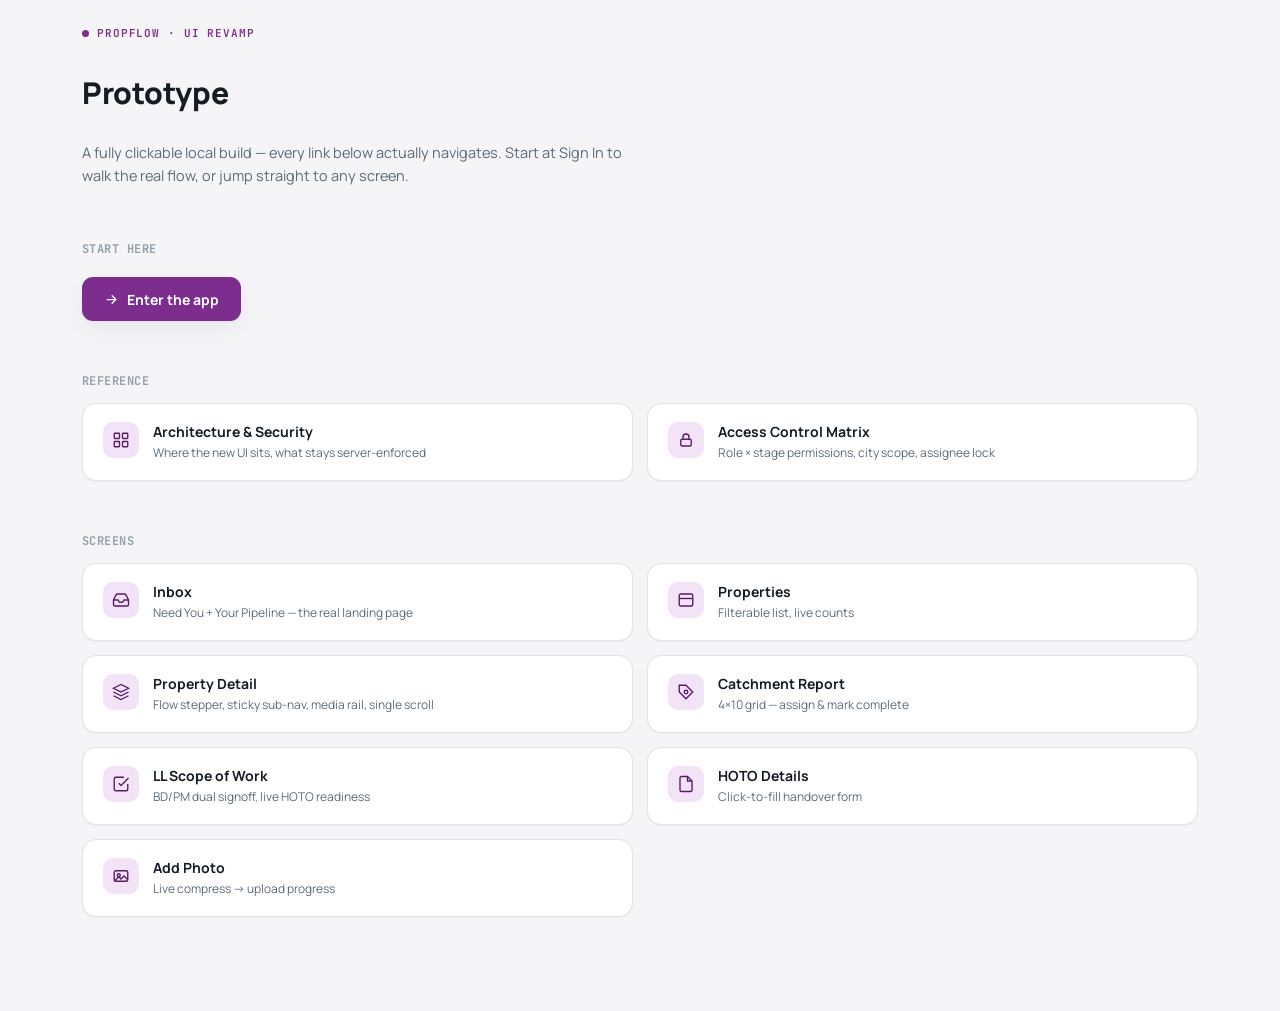
<file: index.html>
<!doctype html>
<html lang="en">
<head>
<meta charset="utf-8">
<meta name="viewport" content="width=device-width, initial-scale=1">
<title>PropFlow UI Revamp — Prototype</title>
<link rel="stylesheet" href="https://fonts.googleapis.com/css2?family=Manrope:wght@400;500;600;700;800&family=JetBrains+Mono:wght@400;500;600&display=swap">
<link rel="stylesheet" href="common.css">
<style>
  body{background:var(--paper);}
  .pagewrap{max-width:760px; margin:0 auto; padding:64px 32px 80px;}
  .eyebrow{font-family:'JetBrains Mono',monospace; font-size:11px; font-weight:600; letter-spacing:.08em; text-transform:uppercase; color:var(--accent); display:flex; align-items:center; gap:8px; margin-bottom:14px;}
  .eyebrow .dot{width:7px;height:7px;border-radius:50%;background:var(--accent);}
  h1{font-size:30px; font-weight:800; margin:0 0 10px; letter-spacing:-.01em;}
  .sub{font-size:14.5px; color:var(--muted); max-width:60ch; margin:0 0 36px; line-height:1.6;}
  .grid{display:grid; grid-template-columns:1fr 1fr; gap:14px;}
  .card{border:1px solid var(--line); border-radius:14px; background:var(--panel); padding:18px 20px; box-shadow:var(--shadow-sm); display:flex; align-items:flex-start; gap:14px; transition:transform .12s, box-shadow .12s;}
  .card:hover{transform:translateY(-2px); box-shadow:var(--shadow-md);}
  .card .ic{width:36px;height:36px;border-radius:10px; background:var(--accent-soft); color:var(--accent-ink); display:flex; align-items:center; justify-content:center; flex:none;}
  .card .ic svg{width:18px;height:18px;}
  .card .t{font-size:14px; font-weight:700; margin-bottom:3px;}
  .card .d{font-size:12px; color:var(--muted); line-height:1.5;}
  .section{margin-bottom:34px;}
  .section h2{font-size:12px; font-weight:700; letter-spacing:.04em; text-transform:uppercase; color:var(--faint); margin:0 0 14px; font-family:'JetBrains Mono',monospace;}
  .cta{display:inline-flex; align-items:center; gap:8px; height:44px; padding:0 22px; border-radius:11px; background:var(--accent); color:#fff; font-weight:700; font-size:14px; box-shadow:var(--shadow-md); margin-top:6px;}
  .cta svg{width:15px;height:15px;}
</style>
</head>
<body>
<div class="wrap">
  <div class="eyebrow"><span class="dot"></span>PropFlow &middot; UI Revamp</div>
  <h1>Prototype</h1>
  <p class="sub">A fully clickable local build — every link below actually navigates. Start at Sign In to walk the real flow, or jump straight to any screen.</p>

  <div class="section">
    <h2>Start here</h2>
    <a class="cta" href="login.html">
      <svg viewBox="0 0 24 24" fill="none" stroke="#fff" stroke-width="2" stroke-linecap="round" stroke-linejoin="round"><path d="M5 12h14M13 6l6 6-6 6"/></svg>
      Enter the app
    </a>
  </div>

  <div class="section">
    <h2>Reference</h2>
    <div class="grid">
      <a class="card" href="architecture.html">
        <div class="ic"><svg viewBox="0 0 24 24" fill="none" stroke="currentColor" stroke-width="1.8"><rect x="3" y="3" width="7" height="7" rx="1"/><rect x="14" y="3" width="7" height="7" rx="1"/><rect x="3" y="14" width="7" height="7" rx="1"/><rect x="14" y="14" width="7" height="7" rx="1"/></svg></div>
        <div><div class="t">Architecture &amp; Security</div><div class="d">Where the new UI sits, what stays server-enforced</div></div>
      </a>
      <a class="card" href="access-control.html">
        <div class="ic"><svg viewBox="0 0 24 24" fill="none" stroke="currentColor" stroke-width="1.8"><rect x="5" y="11" width="14" height="9" rx="2"/><path d="M8 11V8a4 4 0 0 1 8 0v3"/></svg></div>
        <div><div class="t">Access Control Matrix</div><div class="d">Role × stage permissions, city scope, assignee lock</div></div>
      </a>
    </div>
  </div>

  <div class="section">
    <h2>Screens</h2>
    <div class="grid">
      <a class="card" href="inbox.html">
        <div class="ic"><svg viewBox="0 0 24 24" fill="none" stroke="currentColor" stroke-width="1.8"><path d="M22 12h-6l-2 3h-4l-2-3H2"/><path d="M5.45 5.11 2 12v6a2 2 0 0 0 2 2h16a2 2 0 0 0 2-2v-6l-3.45-6.89A2 2 0 0 0 16.76 4H7.24a2 2 0 0 0-1.79 1.11Z"/></svg></div>
        <div><div class="t">Inbox</div><div class="d">Need You + Your Pipeline — the real landing page</div></div>
      </a>
      <a class="card" href="dashboard.html">
        <div class="ic"><svg viewBox="0 0 24 24" fill="none" stroke="currentColor" stroke-width="1.8"><rect x="3" y="4" width="18" height="16" rx="2"/><path d="M3 10h18"/></svg></div>
        <div><div class="t">Properties</div><div class="d">Filterable list, live counts</div></div>
      </a>
      <a class="card" href="property.html">
        <div class="ic"><svg viewBox="0 0 24 24" fill="none" stroke="currentColor" stroke-width="1.8"><path d="M12 2 2 7l10 5 10-5-10-5Z"/><path d="M2 17l10 5 10-5M2 12l10 5 10-5"/></svg></div>
        <div><div class="t">Property Detail</div><div class="d">Flow stepper, sticky sub-nav, media rail, single scroll</div></div>
      </a>
      <a class="card" href="catchment-reports.html">
        <div class="ic"><svg viewBox="0 0 24 24" fill="none" stroke="currentColor" stroke-width="1.8"><path d="M3 3v9l9 9 9-9-9-9z"/><circle cx="12" cy="12" r="2.4"/></svg></div>
        <div><div class="t">Catchment Report</div><div class="d">4×10 grid — assign &amp; mark complete</div></div>
      </a>
      <a class="card" href="llsow.html">
        <div class="ic"><svg viewBox="0 0 24 24" fill="none" stroke="currentColor" stroke-width="1.8"><path d="M9 11l3 3L22 4"/><path d="M21 12v7a2 2 0 0 1-2 2H5a2 2 0 0 1-2-2V5a2 2 0 0 1 2-2h11"/></svg></div>
        <div><div class="t">LL Scope of Work</div><div class="d">BD/PM dual signoff, live HOTO readiness</div></div>
      </a>
      <a class="card" href="hoto.html">
        <div class="ic"><svg viewBox="0 0 24 24" fill="none" stroke="currentColor" stroke-width="1.8"><path d="M14 2H6a2 2 0 0 0-2 2v16a2 2 0 0 0 2 2h12a2 2 0 0 0 2-2V8z"/><path d="M14 2v6h6"/></svg></div>
        <div><div class="t">HOTO Details</div><div class="d">Click-to-fill handover form</div></div>
      </a>
      <a class="card" href="media-upload.html">
        <div class="ic"><svg viewBox="0 0 24 24" fill="none" stroke="currentColor" stroke-width="1.8"><rect x="3" y="5" width="18" height="14" rx="2"/><circle cx="9" cy="11" r="2"/><path d="m21 17-5-5-4 4-3-3-6 6"/></svg></div>
        <div><div class="t">Add Photo</div><div class="d">Live compress → upload progress</div></div>
      </a>
    </div>
  </div>
</div>
</body>
</html>
</file>
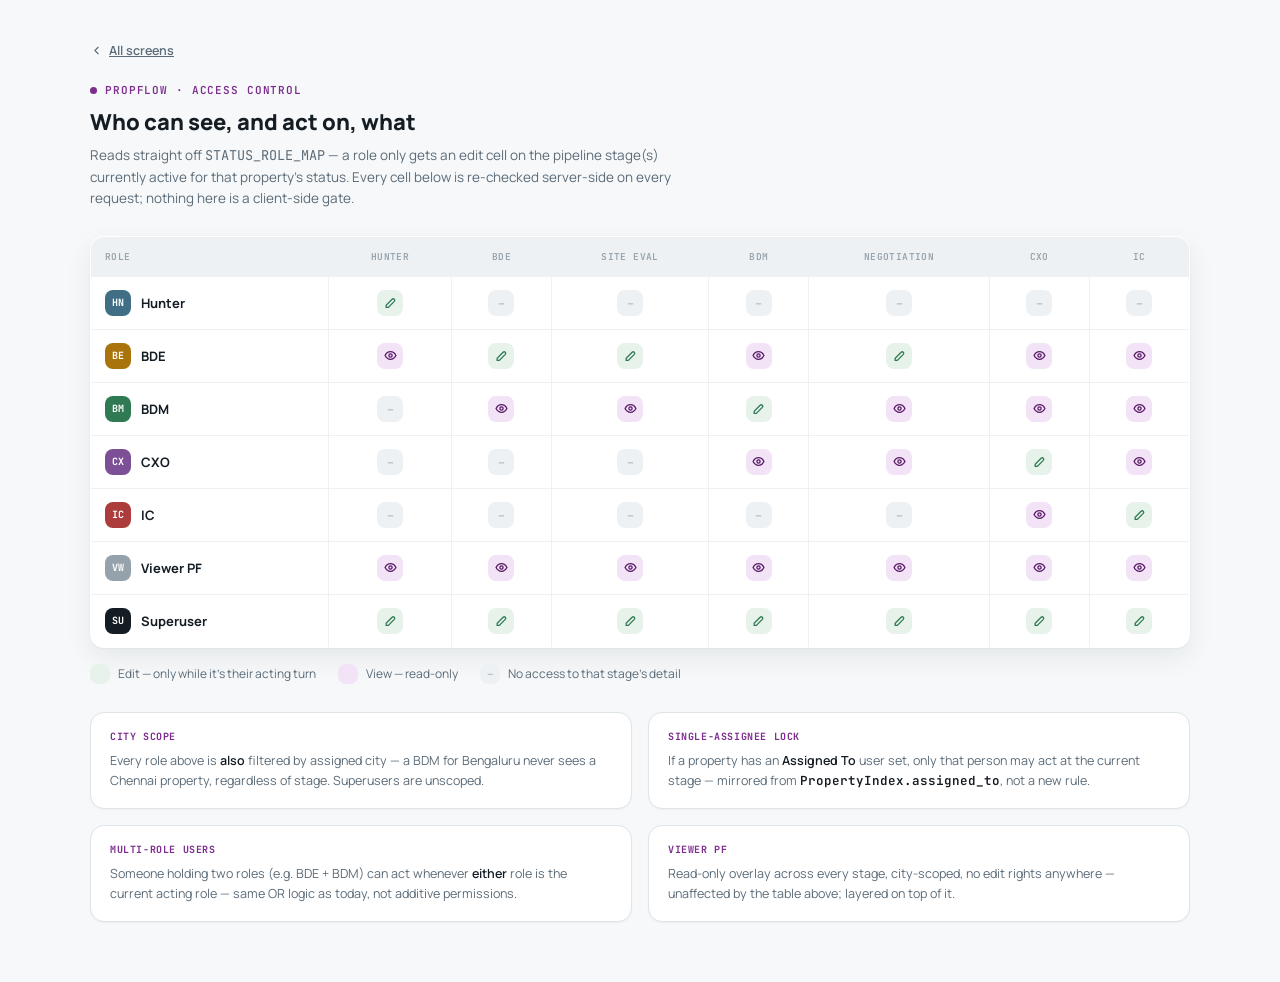
<file: access-control.html>
<!doctype html>
<html lang="en">
<head>
<meta charset="utf-8">
<meta name="viewport" content="width=device-width, initial-scale=1">
<title>Access Control — PropFlow</title>
<link rel="stylesheet" href="https://fonts.googleapis.com/css2?family=Manrope:wght@400;500;600;700;800&family=JetBrains+Mono:wght@400;500;600&display=swap">
<style>
  :root{
    --ink:#141c24; --muted:#5b6b78; --faint:#95a2ac;
    --line:#dfe4e8; --line-soft:#eef1f3; --paper:#f6f8f9; --panel:#ffffff;
    --accent:#7c2d8e; --accent-soft:#f2e3f7; --accent-ink:#5a1a68;
    --good:#2f7a53; --good-bg:#e6f2ea;
    --shadow-sm:0 1px 2px rgba(20,28,36,.04);
    --shadow-md:0 1px 2px rgba(20,28,36,.04), 0 10px 28px rgba(20,28,36,.07);
  }
  *{box-sizing:border-box;}
  body{margin:0; font-family:'Manrope',-apple-system,'Segoe UI',sans-serif; background:var(--paper); color:var(--ink); -webkit-font-smoothing:antialiased;}
  a{color:var(--accent);} a:hover{color:var(--accent-ink);}
  .mono{font-family:'JetBrains Mono',monospace;}
  .wrap{max-width:1180px; margin:0 auto; padding:40px 40px 60px;}
  .back{display:inline-flex; align-items:center; gap:6px; font-size:12.5px; font-weight:600; color:var(--muted); margin-bottom:24px;}
  .back svg{width:13px;height:13px;}
  .eyebrow{font-family:'JetBrains Mono',monospace; font-size:11px; font-weight:600; letter-spacing:.08em; text-transform:uppercase; color:var(--accent); margin-bottom:10px; display:flex; align-items:center; gap:8px;}
  .eyebrow .dot{width:7px;height:7px;border-radius:50%;background:var(--accent);}
  h1{font-size:22px; font-weight:800; margin:0 0 8px;}
  .sub{font-size:13.5px; color:var(--muted); max-width:78ch; margin:0 0 26px; line-height:1.6;}
  table{width:100%; border-collapse:collapse; border:1px solid var(--line); border-radius:14px; overflow:hidden; font-size:13px; background:var(--panel); box-shadow:var(--shadow-md);}
  th, td{padding:13px 14px; border-bottom:1px solid var(--line-soft); border-right:1px solid var(--line-soft); text-align:center;}
  th:first-child, td:first-child{text-align:left;}
  tr:last-child td{border-bottom:none;}
  th:last-child, td:last-child{border-right:none;}
  thead th{background:var(--line-soft); font-family:'JetBrains Mono',monospace; font-size:9.5px; font-weight:600; letter-spacing:.04em; text-transform:uppercase; color:var(--faint);}
  .role{font-weight:700; display:flex; align-items:center; gap:10px;}
  .av{width:26px;height:26px;border-radius:8px; color:#fff; font-family:'JetBrains Mono',monospace; font-size:10px; font-weight:700; display:flex; align-items:center; justify-content:center; flex:none;}
  .cell{display:inline-flex; align-items:center; justify-content:center; width:26px; height:26px; border-radius:8px;}
  .cell.edit{background:var(--good-bg); color:var(--good);}
  .cell.view{background:var(--accent-soft); color:var(--accent-ink);}
  .cell.no{background:var(--line-soft); color:var(--faint);}
  .cell svg{width:13px;height:13px;}
  .legend{display:flex; gap:22px; margin-top:16px; font-size:12px; color:var(--muted);}
  .legend .li{display:flex; align-items:center; gap:8px;}
  .footer{display:grid; grid-template-columns:1fr 1fr; gap:16px; margin-top:28px;}
  .note{border:1px solid var(--line); border-radius:14px; background:var(--panel); padding:17px 19px; box-shadow:var(--shadow-sm);}
  .note .k{font-family:'JetBrains Mono',monospace; font-size:10px; font-weight:700; letter-spacing:.06em; text-transform:uppercase; color:var(--accent); margin-bottom:8px;}
  .note .d{font-size:12.5px; color:var(--muted); line-height:1.6;}
  .note .d span{color:var(--ink); font-weight:600;}
</style>
</head>
<body>
<div class="wrap">
  <a class="back" href="index.html"><svg viewBox="0 0 24 24" fill="none" stroke="currentColor" stroke-width="2" stroke-linecap="round"><path d="m15 18-6-6 6-6"/></svg>All screens</a>
  <div class="eyebrow"><span class="dot"></span>PropFlow &middot; Access Control</div>
  <h1>Who can see, and act on, what</h1>
  <p class="sub">Reads straight off <span class="mono">STATUS_ROLE_MAP</span> &mdash; a role only gets an edit cell on the pipeline stage(s) currently active for that property's status. Every cell below is re-checked server-side on every request; nothing here is a client-side gate.</p>

  <table>
    <thead><tr><th>Role</th><th>Hunter</th><th>BDE</th><th>Site Eval</th><th>BDM</th><th>Negotiation</th><th>CXO</th><th>IC</th></tr></thead>
    <tbody id="tbody"></tbody>
  </table>

  <div class="legend">
    <div class="li"><div class="cell edit" style="width:20px;height:20px;"></div>Edit &mdash; only while it's their acting turn</div>
    <div class="li"><div class="cell view" style="width:20px;height:20px;"></div>View &mdash; read-only</div>
    <div class="li"><div class="cell no" style="width:20px;height:20px;">&ndash;</div>No access to that stage's detail</div>
  </div>

  <div class="footer">
    <div class="note"><div class="k">City scope</div><div class="d">Every role above is <span>also</span> filtered by assigned city &mdash; a BDM for Bengaluru never sees a Chennai property, regardless of stage. Superusers are unscoped.</div></div>
    <div class="note"><div class="k">Single-assignee lock</div><div class="d">If a property has an <span>Assigned To</span> user set, only that person may act at the current stage &mdash; mirrored from <span class="mono">PropertyIndex.assigned_to</span>, not a new rule.</div></div>
    <div class="note"><div class="k">Multi-role users</div><div class="d">Someone holding two roles (e.g. BDE + BDM) can act whenever <span>either</span> role is the current acting role &mdash; same OR logic as today, not additive permissions.</div></div>
    <div class="note"><div class="k">Viewer PF</div><div class="d">Read-only overlay across every stage, city-scoped, no edit rights anywhere &mdash; unaffected by the table above; layered on top of it.</div></div>
  </div>
</div>
<script>
var EDIT = '<div class="cell edit"><svg viewBox="0 0 24 24" fill="none" stroke="currentColor" stroke-width="2.4"><path d="M4 21h4L19 10a2.83 2.83 0 0 0-4-4L4 17z"/></svg></div>';
var VIEW = '<div class="cell view"><svg viewBox="0 0 24 24" fill="none" stroke="currentColor" stroke-width="2.4"><path d="M2 12s3.5-7 10-7 10 7 10 7-3.5 7-10 7-10-7-10-7Z"/><circle cx="12" cy="12" r="3"/></svg></div>';
var NO = '<div class="cell no">&ndash;</div>';
var roles = [
  { name:'Hunter', color:'#3f6e85', initials:'HN', cells:[EDIT,NO,NO,NO,NO,NO,NO] },
  { name:'BDE',    color:'#a9740c', initials:'BE', cells:[VIEW,EDIT,EDIT,VIEW,EDIT,VIEW,VIEW] },
  { name:'BDM',    color:'#2f7a53', initials:'BM', cells:[NO,VIEW,VIEW,EDIT,VIEW,VIEW,VIEW] },
  { name:'CXO',    color:'#7c4f96', initials:'CX', cells:[NO,NO,NO,VIEW,VIEW,EDIT,VIEW] },
  { name:'IC',     color:'#ad3d3d', initials:'IC', cells:[NO,NO,NO,NO,NO,VIEW,EDIT] },
  { name:'Viewer PF', color:'#95a2ac', initials:'VW', cells:[VIEW,VIEW,VIEW,VIEW,VIEW,VIEW,VIEW] },
  { name:'Superuser', color:'#141c24', initials:'SU', cells:[EDIT,EDIT,EDIT,EDIT,EDIT,EDIT,EDIT] },
];
document.getElementById('tbody').innerHTML = roles.map(function (r) {
  return '<tr><td><div class="role"><div class="av" style="background:' + r.color + ';">' + r.initials + '</div>' + r.name + '</div></td>' +
    r.cells.map(function (c) { return '<td>' + c + '</td>'; }).join('') + '</tr>';
}).join('');
</script>
</body>
</html>
</file>
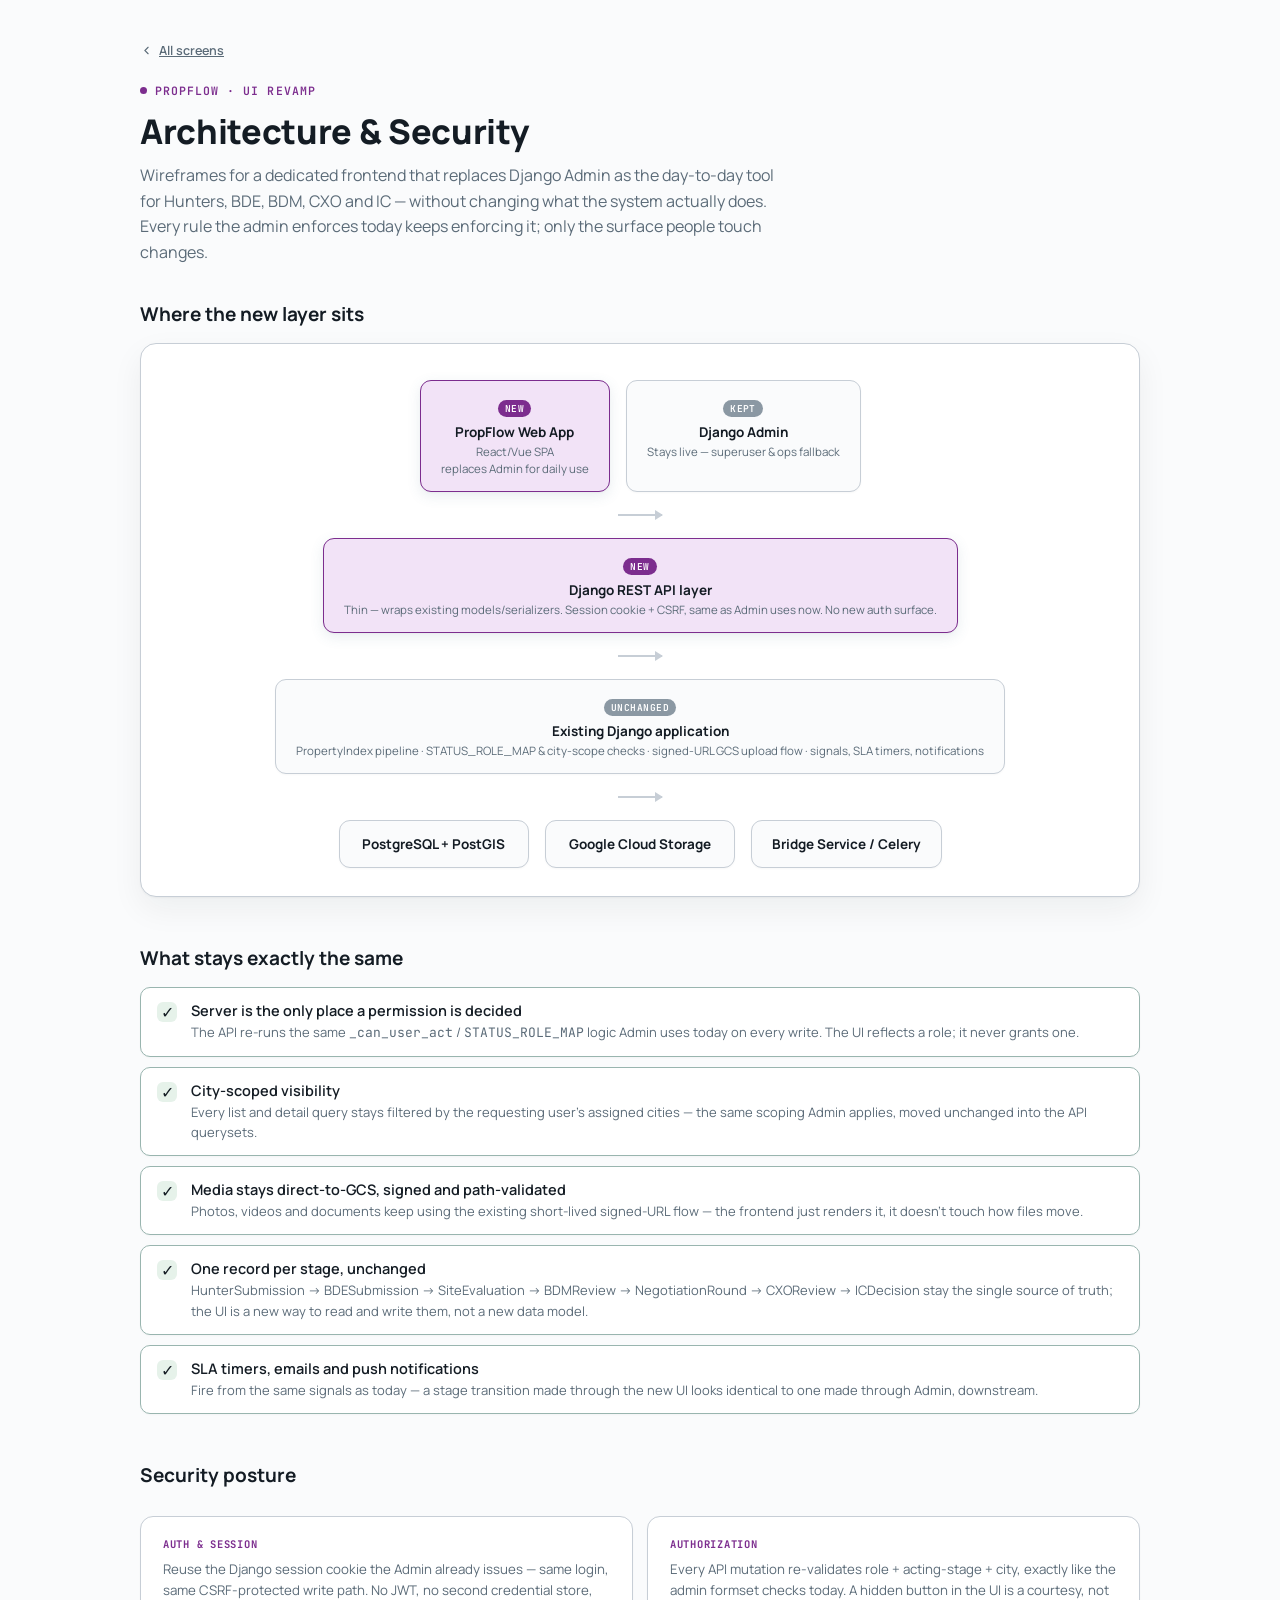
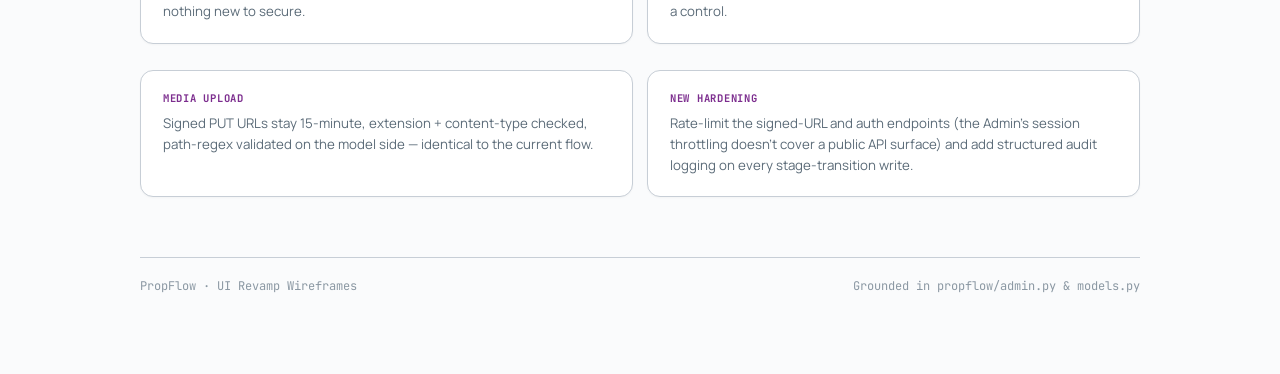
<file: architecture.html>
<!doctype html>
<html lang="en">
<head>
<meta charset="utf-8">
<meta name="viewport" content="width=device-width, initial-scale=1">
<title>Architecture &amp; Security — PropFlow</title>
<link rel="stylesheet" href="https://fonts.googleapis.com/css2?family=Manrope:wght@400;500;600;700;800&family=JetBrains+Mono:wght@400;500;600&display=swap">
<style>
  :root{
    --ink:#141c24; --muted:#5b6b78; --faint:#8b98a3;
    --line:#c7ced6; --line-soft:#e6eaee; --paper:#fafbfc; --panel:#ffffff;
    --accent:#7c2d8e; --accent-soft:#f2e3f7; --accent-ink:#5a1a68;
    --good:#2f7a53; --good-bg:#e6f2ea;
  }
  *{box-sizing:border-box;}
  body{margin:0; font-family:'Manrope',-apple-system,'Segoe UI',sans-serif; background:var(--paper); color:var(--ink);}
  a{color:var(--accent);} a:hover{color:var(--accent-ink);}
  .mono{font-family:'JetBrains Mono',ui-monospace,monospace;}
  .page{max-width:1080px; margin:0 auto; padding:40px 40px 80px;}
  .back{display:inline-flex; align-items:center; gap:6px; font-size:12.5px; font-weight:600; color:var(--muted); margin-bottom:24px;}
  .back svg{width:13px;height:13px;}
  .eyebrow{font-family:'JetBrains Mono',monospace; font-size:11.5px; font-weight:600; letter-spacing:.09em; text-transform:uppercase; color:var(--accent); display:flex; align-items:center; gap:8px; margin-bottom:14px;}
  .eyebrow .dot{width:7px;height:7px;border-radius:50%;background:var(--accent);}
  h1{font-size:34px; font-weight:800; letter-spacing:-.01em; margin:0 0 12px; line-height:1.15;}
  .sub{font-size:16px; color:var(--muted); max-width:64ch; margin:0 0 36px; line-height:1.6;}
  h2{font-size:19px; font-weight:700; margin:0 0 16px;}
  .section{margin-bottom:48px;}
  .diagram{border:1px solid var(--line); border-radius:16px; background:var(--panel); padding:36px 32px 28px; display:flex; flex-direction:column; align-items:center; gap:0; box-shadow:0 1px 2px rgba(20,28,36,.04), 0 12px 32px rgba(20,28,36,.06);}
  .tier{width:100%; display:flex; justify-content:center; gap:16px;}
  .box{border:1.5px solid var(--line); border-radius:11px; padding:14px 20px; background:var(--paper); text-align:center; min-width:190px; box-shadow:0 1px 2px rgba(20,28,36,.03);}
  .box.new{border-color:var(--accent); background:var(--accent-soft); box-shadow:0 1px 2px rgba(20,28,36,.03), 0 4px 14px rgba(63,110,133,.12);}
  .box .t{font-size:13.5px; font-weight:700; color:var(--ink);}
  .box .d{font-size:11.5px; color:var(--muted); margin-top:3px; line-height:1.4;}
  .badge{display:inline-block; font-family:'JetBrains Mono',monospace; font-size:9.5px; font-weight:600; letter-spacing:.05em; text-transform:uppercase; padding:2px 7px; border-radius:100px; background:var(--accent); color:#fff; margin-bottom:6px;}
  .badge.keep{background:var(--faint);}
  .arrow{width:44px; height:2px; background:var(--line); position:relative; margin:22px 0;}
  .arrow::after{content:""; position:absolute; right:-1px; top:-4px; width:0; height:0; border-left:8px solid var(--line); border-top:5px solid transparent; border-bottom:5px solid transparent;}
  .list{display:grid; gap:10px;}
  .row{display:grid; grid-template-columns:22px 1fr; gap:12px; padding:13px 16px; border:1px solid var(--line); border-radius:10px; background:var(--panel); box-shadow:0 1px 2px rgba(20,28,36,.03);}
  .row.same{border-color:color-mix(in srgb, var(--good) 30%, var(--line));}
  .ic{width:20px;height:20px;border-radius:6px;display:flex;align-items:center;justify-content:center;flex:none;margin-top:1px;}
  .same .ic{background:var(--good-bg);}
  .row .t{font-size:14.5px; font-weight:600; margin-bottom:2px;}
  .row .d{font-size:13px; color:var(--muted); line-height:1.55;}
  .grid2{display:grid; grid-template-columns:1fr 1fr; gap:14px;}
  .callout{border:1px solid var(--line); border-radius:13px; padding:20px 22px; background:var(--panel); margin-top:12px; box-shadow:0 1px 2px rgba(20,28,36,.03);}
  .callout .k{font-family:'JetBrains Mono',monospace; font-size:10.5px; font-weight:700; letter-spacing:.07em; text-transform:uppercase; color:var(--accent); margin-bottom:8px;}
  .footfoot{margin-top:60px; padding-top:20px; border-top:1px solid var(--line); font-family:'JetBrains Mono',monospace; font-size:12px; color:var(--faint); display:flex; justify-content:space-between; flex-wrap:wrap; gap:8px;}
</style>
</head>
<body>
<div class="page">
  <a class="back" href="index.html"><svg viewBox="0 0 24 24" fill="none" stroke="currentColor" stroke-width="2" stroke-linecap="round"><path d="m15 18-6-6 6-6"/></svg>All screens</a>
  <div class="eyebrow"><span class="dot"></span>PropFlow &middot; UI Revamp</div>
  <h1>Architecture &amp; Security</h1>
  <p class="sub">Wireframes for a dedicated frontend that replaces Django Admin as the day-to-day tool for Hunters, BDE, BDM, CXO and IC — without changing what the system actually does. Every rule the admin enforces today keeps enforcing it; only the surface people touch changes.</p>

  <div class="section">
    <h2>Where the new layer sits</h2>
    <div class="diagram">
      <div class="tier">
        <div class="box new"><span class="badge">New</span><div class="t">PropFlow Web App</div><div class="d">React/Vue SPA<br>replaces Admin for daily use</div></div>
        <div class="box"><span class="badge keep">Kept</span><div class="t">Django Admin</div><div class="d">Stays live — superuser &amp; ops fallback</div></div>
      </div>
      <div class="arrow"></div>
      <div class="tier">
        <div class="box new" style="min-width:420px;"><span class="badge">New</span><div class="t">Django REST API layer</div><div class="d">Thin — wraps existing models/serializers. Session cookie + CSRF, same as Admin uses now. No new auth surface.</div></div>
      </div>
      <div class="arrow"></div>
      <div class="tier">
        <div class="box" style="min-width:640px;"><span class="badge keep">Unchanged</span><div class="t">Existing Django application</div><div class="d">PropertyIndex pipeline &middot; STATUS_ROLE_MAP &amp; city-scope checks &middot; signed-URL GCS upload flow &middot; signals, SLA timers, notifications</div></div>
      </div>
      <div class="arrow"></div>
      <div class="tier">
        <div class="box"><div class="t">PostgreSQL + PostGIS</div></div>
        <div class="box"><div class="t">Google Cloud Storage</div></div>
        <div class="box"><div class="t">Bridge Service / Celery</div></div>
      </div>
    </div>
  </div>

  <div class="section">
    <h2>What stays exactly the same</h2>
    <div class="list">
      <div class="row same"><div class="ic">&#10003;</div><div><div class="t">Server is the only place a permission is decided</div><div class="d">The API re-runs the same <span class="mono">_can_user_act</span> / <span class="mono">STATUS_ROLE_MAP</span> logic Admin uses today on every write. The UI reflects a role; it never grants one.</div></div></div>
      <div class="row same"><div class="ic">&#10003;</div><div><div class="t">City-scoped visibility</div><div class="d">Every list and detail query stays filtered by the requesting user's assigned cities — the same scoping Admin applies, moved unchanged into the API querysets.</div></div></div>
      <div class="row same"><div class="ic">&#10003;</div><div><div class="t">Media stays direct-to-GCS, signed and path-validated</div><div class="d">Photos, videos and documents keep using the existing short-lived signed-URL flow — the frontend just renders it, it doesn't touch how files move.</div></div></div>
      <div class="row same"><div class="ic">&#10003;</div><div><div class="t">One record per stage, unchanged</div><div class="d">HunterSubmission &rarr; BDESubmission &rarr; SiteEvaluation &rarr; BDMReview &rarr; NegotiationRound &rarr; CXOReview &rarr; ICDecision stay the single source of truth; the UI is a new way to read and write them, not a new data model.</div></div></div>
      <div class="row same"><div class="ic">&#10003;</div><div><div class="t">SLA timers, emails and push notifications</div><div class="d">Fire from the same signals as today — a stage transition made through the new UI looks identical to one made through Admin, downstream.</div></div></div>
    </div>
  </div>

  <div class="section">
    <h2>Security posture</h2>
    <div class="grid2">
      <div class="callout"><div class="k">Auth &amp; session</div><div class="d" style="font-size:13.3px; color:var(--muted); line-height:1.6;">Reuse the Django session cookie the Admin already issues — same login, same CSRF-protected write path. No JWT, no second credential store, nothing new to secure.</div></div>
      <div class="callout"><div class="k">Authorization</div><div class="d" style="font-size:13.3px; color:var(--muted); line-height:1.6;">Every API mutation re-validates role + acting-stage + city, exactly like the admin formset checks today. A hidden button in the UI is a courtesy, not a control.</div></div>
      <div class="callout"><div class="k">Media upload</div><div class="d" style="font-size:13.3px; color:var(--muted); line-height:1.6;">Signed PUT URLs stay 15-minute, extension + content-type checked, path-regex validated on the model side — identical to the current flow.</div></div>
      <div class="callout"><div class="k">New hardening</div><div class="d" style="font-size:13.3px; color:var(--muted); line-height:1.6;">Rate-limit the signed-URL and auth endpoints (the Admin's session throttling doesn't cover a public API surface) and add structured audit logging on every stage-transition write.</div></div>
    </div>
  </div>

  <div class="footfoot"><span>PropFlow &middot; UI Revamp Wireframes</span><span>Grounded in propflow/admin.py &amp; models.py</span></div>
</div>
</body>
</html>
</file>
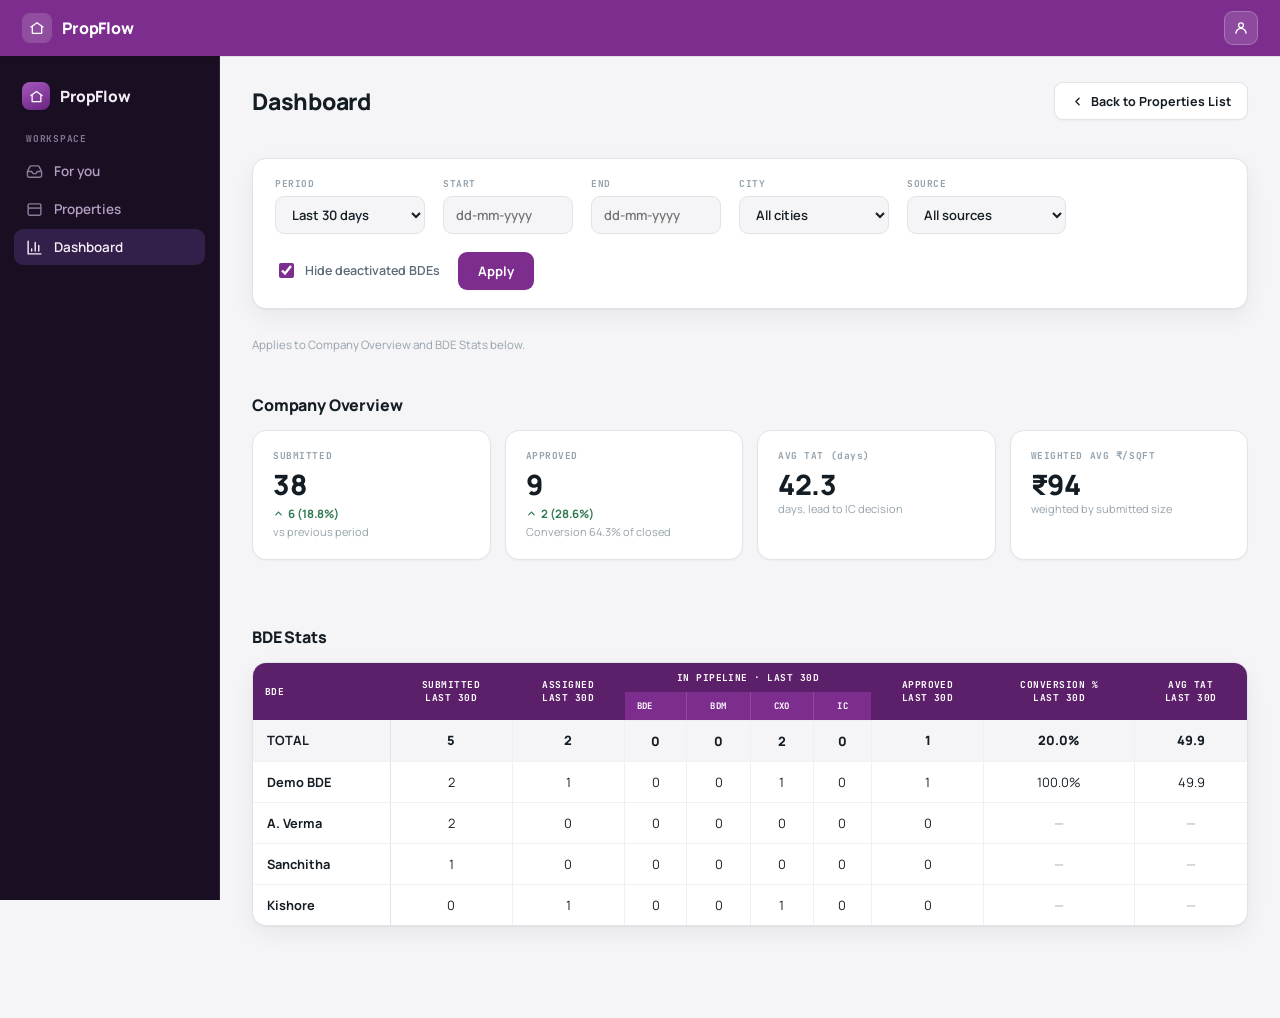
<file: bde-stats.html>
<!doctype html>
<html lang="en">
<head>
<meta charset="utf-8">
<meta name="viewport" content="width=device-width, initial-scale=1">
<title>BDE Stats — PropFlow</title>
<link rel="stylesheet" href="https://fonts.googleapis.com/css2?family=Manrope:wght@400;500;600;700;800&family=JetBrains+Mono:wght@400;500;600&display=swap">
<link rel="stylesheet" href="common.css">
<style>
  .app{width:100%;}
  .wrap{max-width:1240px; margin:0 auto; padding:26px 32px 60px;}
  .head{display:flex; align-items:center; justify-content:space-between; gap:20px; margin-bottom:20px;}
  h1{font-size:23px; font-weight:800; margin:0; letter-spacing:-.01em;}
  .backbtn{height:38px; padding:0 16px; border-radius:9px; background:var(--panel); color:var(--ink); font-size:12.5px; font-weight:700; display:inline-flex; align-items:center; gap:7px; border:1px solid var(--line); box-shadow:var(--shadow-sm); cursor:pointer;}
  .backbtn:hover{border-color:var(--accent); color:var(--accent);}
  .backbtn svg{width:13px;height:13px;}

  .filterbar{border:1px solid var(--line); border-radius:14px; background:var(--panel); box-shadow:var(--shadow-md); padding:18px 22px; display:flex; align-items:flex-end; gap:18px; flex-wrap:wrap; margin-bottom:10px;}
  .secdesc{font-size:11.5px; color:var(--faint); margin:0 0 24px;}
  .ffield{display:flex; flex-direction:column; gap:6px;}
  .ffield label{font-family:'JetBrains Mono',monospace; font-size:9.5px; font-weight:700; letter-spacing:.06em; text-transform:uppercase; color:var(--faint);}
  .ffield select, .ffield input{height:38px; padding:0 12px; border:1px solid var(--line); border-radius:9px; background:var(--paper); font-size:13px; font-weight:600; color:var(--ink); font-family:inherit;}
  .ffield select{min-width:150px; cursor:pointer;}
  .ffield input{width:130px; color:var(--muted);}
  .fcheck{display:flex; align-items:center; gap:8px; font-size:12.5px; font-weight:600; color:var(--muted); padding-bottom:9px;}
  .fcheck input{width:15px;height:15px; accent-color:var(--accent);}
  .applybtn{height:38px; padding:0 20px; border-radius:9px; background:var(--accent); color:#fff; font-size:13px; font-weight:700; border:none; cursor:pointer; box-shadow:var(--shadow-sm);}
  .applybtn:hover{filter:brightness(.96);}

  .sectiontitle{font-size:16px; font-weight:800; margin:0 0 14px; letter-spacing:-.01em;}
  .section{margin-bottom:32px;}
  .kpis{display:grid; grid-template-columns:repeat(4, 1fr); gap:14px; margin-bottom:16px;}
  .kpi{border:1px solid var(--line); border-radius:14px; background:var(--panel); box-shadow:var(--shadow-sm); padding:18px 20px; animation:riseIn .3s ease-out both;}
  .kpi .k{font-family:'JetBrains Mono',monospace; font-size:9.5px; font-weight:700; letter-spacing:.06em; text-transform:uppercase; color:var(--faint); margin-bottom:8px;}
  .kpi .v{font-size:28px; font-weight:800; letter-spacing:-.01em; line-height:1;}
  .kpi .delta{font-size:11.5px; font-weight:700; margin-top:8px; display:flex; align-items:center; gap:4px;}
  .kpi .delta.up{color:var(--good);}
  .kpi .delta.down{color:var(--bad);}
  .kpi .delta svg{width:11px;height:11px;}
  .kpi .sub{font-size:11px; color:var(--faint); margin-top:3px; line-height:1.5;}


  .tablewrap{border:1px solid var(--line); border-radius:14px; overflow:hidden; background:var(--panel); box-shadow:var(--shadow-md); overflow-x:auto;}
  table{width:100%; border-collapse:collapse; font-size:12.8px; min-width:820px;}
  thead .grp{background:var(--accent-deep); color:#fff;}
  thead .grp th{font-family:'JetBrains Mono',monospace; font-size:9.5px; font-weight:700; letter-spacing:.05em; text-transform:uppercase; padding:8px 12px; border:none;}
  thead .cols th{background:var(--accent); color:#fff; font-family:'JetBrains Mono',monospace; font-size:9px; font-weight:700; letter-spacing:.05em; text-transform:uppercase; padding:8px 12px; border-right:1px solid rgba(255,255,255,.15);}
  thead .cols th:last-child{border-right:none;}
  th, td{text-align:center; padding:11px 14px; border-bottom:1px solid var(--line-soft); border-right:1px solid var(--line-soft);}
  th:first-child, td:first-child{text-align:left; border-right:1px solid var(--line);}
  tr:last-child td{border-bottom:none;}
  td:last-child, th:last-child{border-right:none;}
  tbody tr.total{background:var(--paper); font-weight:800;}
  tbody tr:not(.total):hover{background:var(--paper);}
  .bdename{font-weight:700;}
  .dash{color:var(--faint);}

  @media (max-width: 900px){
    .kpis{grid-template-columns:repeat(3, 1fr);}
  }
  @media (max-width: 720px){
    html{overflow-x:hidden;}
    .wrap{padding:20px 16px 40px;}
    .head{flex-wrap:wrap; gap:12px;}
    h1{font-size:19px;}
    .backbtn{font-size:11.5px; padding:0 12px;}
    .filterbar{padding:14px 16px; gap:12px; align-items:stretch;}
    .ffield{flex:1 1 calc(50% - 6px); min-width:0;}
    .ffield select, .ffield input{width:100%; min-width:0; box-sizing:border-box;}
    .fcheck{flex:1 1 100%;}
    .applybtn{flex:1 1 100%;}
    .fcheck{flex:1 1 100%; padding-bottom:0;}
    .applybtn{width:100%;}
    .kpis{grid-template-columns:repeat(2, 1fr);}
  }
</style>
</head>
<body>
<div class="gtopbar">
  <div class="brand">
    <div class="box"><svg viewBox="0 0 24 24" fill="none" stroke="#fff" stroke-width="2" stroke-linecap="round" stroke-linejoin="round"><path d="M3 10.5 12 4l9 6.5"/><path d="M5 9.5V20h14V9.5"/></svg></div>
    <div class="name">PropFlow</div>
  </div>
  <div class="usermenu">
    <div class="usermenu-btn" id="userMenuBtn"><svg viewBox="0 0 24 24" fill="none" stroke="currentColor" stroke-width="2" stroke-linecap="round" stroke-linejoin="round"><circle cx="12" cy="8" r="3.6"/><path d="M4.5 20c0-4.1 3.4-7.5 7.5-7.5s7.5 3.4 7.5 7.5"/></svg></div>
    <div class="usermenu-dd" id="userMenuDd">
      <div class="usermenu-head">
        <div class="av" style="background:linear-gradient(155deg,#7c4f96,#5a3970);">MI</div>
        <div><div class="n">M. Iyer</div><div class="r">BDM &middot; Bengaluru</div></div>
      </div>
      <div class="usermenu-rows">
        <div class="usermenu-row"><span class="k">Email</span><span class="v">m.iyer@savomart.com</span></div>
        <div class="usermenu-row"><span class="k">Role</span><span class="v">BDM</span></div>
        <div class="usermenu-row"><span class="k">City access</span><span class="v">Bengaluru</span></div>
      </div>
      <button class="usermenu-out" id="userMenuSignOut">Sign out</button>
    </div>
  </div>
</div>
<div class="app">
  <div class="side">
    <div class="mark">
      <div class="box"><svg viewBox="0 0 24 24" fill="none" stroke="#fff" stroke-width="2" stroke-linecap="round" stroke-linejoin="round"><path d="M3 10.5 12 4l9 6.5"/><path d="M5 9.5V20h14V9.5"/></svg></div>
      <div class="name">PropFlow</div>
    </div>
    <div class="nav">
      <div class="navlabel">Workspace</div>
      <a class="nitem" href="inbox.html"><svg viewBox="0 0 24 24" fill="none" stroke="currentColor" stroke-width="2"><path d="M22 12h-6l-2 3h-4l-2-3H2"/><path d="M5.45 5.11 2 12v6a2 2 0 0 0 2 2h16a2 2 0 0 0 2-2v-6l-3.45-6.89A2 2 0 0 0 16.76 4H7.24a2 2 0 0 0-1.79 1.11Z"/></svg>For you</a>
      <a class="nitem" href="dashboard.html"><svg viewBox="0 0 24 24" fill="none" stroke="currentColor" stroke-width="2"><rect x="3" y="4" width="18" height="16" rx="2"/><path d="M3 10h18"/></svg>Properties</a>
      <a class="nitem on" href="bde-stats.html"><svg viewBox="0 0 24 24" fill="none" stroke="currentColor" stroke-width="2" stroke-linecap="round" stroke-linejoin="round"><path d="M3 3v18h18"/><path d="M18 17V9M13 17V5M8 17v-3"/></svg>Dashboard</a>
    </div>
  </div>

  <div class="main">
    <div class="wrap">
      <div class="head">
        <h1>Dashboard</h1>
        <a class="backbtn" href="dashboard.html"><svg viewBox="0 0 24 24" fill="none" stroke="currentColor" stroke-width="2.4" stroke-linecap="round" stroke-linejoin="round"><path d="m15 18-6-6 6-6"/></svg>Back to Properties List</a>
      </div>

      <div class="filterbar">
        <div class="ffield"><label>Period</label><select id="fPeriod"><option>Last 7 days</option><option selected>Last 30 days</option><option>Last 90 days</option><option>Custom range</option></select></div>
        <div class="ffield"><label>Start</label><input type="text" placeholder="dd-mm-yyyy" disabled></div>
        <div class="ffield"><label>End</label><input type="text" placeholder="dd-mm-yyyy" disabled></div>
        <div class="ffield"><label>City</label><select id="fCity"><option>All cities</option><option>Bengaluru</option><option>Chennai</option><option>Hyderabad</option></select></div>
        <div class="ffield"><label>Source</label><select id="fSource"><option>All sources</option><option>Self</option><option>Consultant</option><option>Employee Referral</option></select></div>
        <label class="fcheck"><input type="checkbox" checked>Hide deactivated BDEs</label>
        <button class="applybtn" id="applyBtn">Apply</button>
      </div>
      <div class="secdesc">Applies to Company Overview and BDE Stats below.</div>

      <div class="section">
        <div class="sectiontitle">Company Overview</div>
        <div class="kpis" id="kpis"></div>
      </div>

      <div class="section">
        <div class="sectiontitle">BDE Stats</div>

        <div class="tablewrap">
          <table>
            <thead>
              <tr class="grp">
                <th rowspan="2">BDE</th>
                <th rowspan="2">Submitted<br><span id="thPeriod1">Last 30D</span></th>
                <th rowspan="2">Assigned<br><span id="thPeriod2">Last 30D</span></th>
                <th colspan="4">In Pipeline &middot; <span id="thPeriod3">Last 30D</span></th>
                <th rowspan="2">Approved<br><span id="thPeriod4">Last 30D</span></th>
                <th rowspan="2">Conversion %<br><span id="thPeriod5">Last 30D</span></th>
                <th rowspan="2">Avg TAT<br><span id="thPeriod6">Last 30D</span></th>
              </tr>
              <tr class="cols"><th>BDE</th><th>BDM</th><th>CXO</th><th>IC</th></tr>
            </thead>
            <tbody id="rows"></tbody>
          </table>
        </div>
      </div>
    </div>
  </div>
</div>

<script src="common.js"></script>
<script>
var UP = '<svg viewBox="0 0 24 24" fill="none" stroke="currentColor" stroke-width="2.5" stroke-linecap="round"><path d="m18 15-6-6-6 6"/></svg>';
var DOWN = '<svg viewBox="0 0 24 24" fill="none" stroke="currentColor" stroke-width="2.5" stroke-linecap="round"><path d="m6 9 6 6 6-6"/></svg>';

var PERIOD_DATA = {
  'Last 7 days': {
    label: 'Last 7D',
    kpis: {
      submitted: { v:'9', delta:UP+'2 (28.6%)', dir:'up', sub:'vs previous period' },
      approved: { v:'2', delta:UP+'1 (100.0%)', dir:'up', sub:'Conversion 66.7% of closed' },
      avgTat: { v:'38.4', delta:UP+'2.1 (5.8%)', dir:'up', sub:'days, lead to IC decision' },
      wsqft: { v:'&#8377;91', delta:UP+'1 (1.1%)', dir:'up', sub:'weighted by submitted size' },
    },
    rows: [
      { name:'Demo BDE', city:'Bengaluru', submitted:1, assigned:1, bde:0, bdm:0, cxo:1, ic:0, approved:0, conv:null, tat:null },
      { name:'A. Verma', city:'Bengaluru', submitted:1, assigned:0, bde:0, bdm:0, cxo:0, ic:0, approved:0, conv:null, tat:null },
      { name:'Sanchitha', city:'Chennai', submitted:0, assigned:0, bde:0, bdm:0, cxo:0, ic:0, approved:0, conv:null, tat:null },
      { name:'Kishore', city:'Hyderabad', submitted:0, assigned:1, bde:0, bdm:0, cxo:1, ic:0, approved:0, conv:null, tat:null },
    ],
  },
  'Last 30 days': {
    label: 'Last 30D',
    kpis: {
      submitted: { v:'38', delta:UP+'6 (18.8%)', dir:'up', sub:'vs previous period' },
      approved: { v:'9', delta:UP+'2 (28.6%)', dir:'up', sub:'Conversion 64.3% of closed' },
      avgTat: { v:'42.3', delta:UP+'4.1 (8.8%)', dir:'up', sub:'days, lead to IC decision' },
      wsqft: { v:'&#8377;94', delta:UP+'3 (3.3%)', dir:'up', sub:'weighted by submitted size' },
    },
    rows: [
      { name:'Demo BDE', city:'Bengaluru', submitted:2, assigned:1, bde:0, bdm:0, cxo:1, ic:0, approved:1, conv:'100.0%', tat:'49.9' },
      { name:'A. Verma', city:'Bengaluru', submitted:2, assigned:0, bde:0, bdm:0, cxo:0, ic:0, approved:0, conv:null, tat:null },
      { name:'Sanchitha', city:'Chennai', submitted:1, assigned:0, bde:0, bdm:0, cxo:0, ic:0, approved:0, conv:null, tat:null },
      { name:'Kishore', city:'Hyderabad', submitted:0, assigned:1, bde:0, bdm:0, cxo:1, ic:0, approved:0, conv:null, tat:null },
    ],
  },
  'Last 90 days': {
    label: 'Last 90D',
    kpis: {
      submitted: { v:'104', delta:UP+'18 (20.9%)', dir:'up', sub:'vs previous period' },
      approved: { v:'31', delta:UP+'6 (24.0%)', dir:'up', sub:'Conversion 68.9% of closed' },
      avgTat: { v:'45.7', delta:DOWN+'1.4 (3.2%)', dir:'down', sub:'days, lead to IC decision' },
      wsqft: { v:'&#8377;97', delta:UP+'2 (2.1%)', dir:'up', sub:'weighted by submitted size' },
    },
    rows: [
      { name:'Demo BDE', city:'Bengaluru', submitted:6, assigned:3, bde:1, bdm:1, cxo:2, ic:0, approved:3, conv:'75.0%', tat:'44.2' },
      { name:'A. Verma', city:'Bengaluru', submitted:5, assigned:1, bde:0, bdm:1, cxo:0, ic:0, approved:1, conv:'50.0%', tat:'51.0' },
      { name:'Sanchitha', city:'Chennai', submitted:3, assigned:1, bde:1, bdm:0, cxo:0, ic:0, approved:0, conv:null, tat:null },
      { name:'Kishore', city:'Hyderabad', submitted:2, assigned:2, bde:0, bdm:0, cxo:1, ic:1, approved:1, conv:'60.0%', tat:'39.5' },
    ],
  },
};
PERIOD_DATA['Custom range'] = PERIOD_DATA['Last 90 days'];

function cell(v) { return v === null || v === undefined ? '<span class="dash">&mdash;</span>' : v; }

function renderKpis(k) {
  function card(label, kk, showDelta) {
    var delta = showDelta === false ? '' : '<div class="delta ' + kk.dir + '">' + kk.delta + '</div>';
    return '<div class="kpi"><div class="k">' + label + '</div><div class="v">' + kk.v + '</div>' +
      delta + '<div class="sub">' + kk.sub + '</div></div>';
  }
  document.getElementById('kpis').innerHTML =
    card('Submitted', k.submitted) + card('Approved', k.approved) +
    card('Avg TAT <span style="text-transform:none;">(days)</span>', k.avgTat, false) +
    card('Weighted Avg &#8377;/sqft', k.wsqft, false);
}

function renderTable(rows) {
  var t = { submitted:0, assigned:0, bde:0, bdm:0, cxo:0, ic:0, approved:0 };
  rows.forEach(function (r) {
    t.submitted += r.submitted; t.assigned += r.assigned; t.bde += r.bde; t.bdm += r.bdm;
    t.cxo += r.cxo; t.ic += r.ic; t.approved += r.approved;
  });
  var totalConv = t.approved && t.submitted ? (t.approved / t.submitted * 100).toFixed(1) + '%' : null;
  var totalRow = { name:'TOTAL', total:true, conv:totalConv, tat:rows.length ? rows[0].tat : null };
  Object.assign(totalRow, t);

  function tr(r) {
    return '<tr class="' + (r.total ? 'total' : '') + '">' +
      '<td class="bdename">' + r.name + '</td>' +
      '<td>' + r.submitted + '</td>' +
      '<td>' + r.assigned + '</td>' +
      '<td>' + r.bde + '</td><td>' + r.bdm + '</td><td>' + r.cxo + '</td><td>' + r.ic + '</td>' +
      '<td>' + r.approved + '</td>' +
      '<td>' + cell(r.conv) + '</td>' +
      '<td>' + cell(r.tat) + '</td>' +
      '</tr>';
  }
  document.getElementById('rows').innerHTML = tr(totalRow) + rows.map(tr).join('');
}

function applyFilters() {
  var period = document.getElementById('fPeriod').value;
  var city = document.getElementById('fCity').value;
  var data = PERIOD_DATA[period] || PERIOD_DATA['Last 30 days'];

  renderKpis(data.kpis);
  ['thPeriod1','thPeriod2','thPeriod3','thPeriod4','thPeriod5','thPeriod6'].forEach(function (id) {
    document.getElementById(id).textContent = data.label;
  });

  var rows = city === 'All cities' ? data.rows : data.rows.filter(function (r) { return r.city === city; });
  renderTable(rows);
}

document.getElementById('applyBtn').addEventListener('click', function () {
  applyFilters();
  showToast('Filters applied.', 'info');
});

applyFilters();
initUserMenu();
</script>
</body>
</html>
</file>
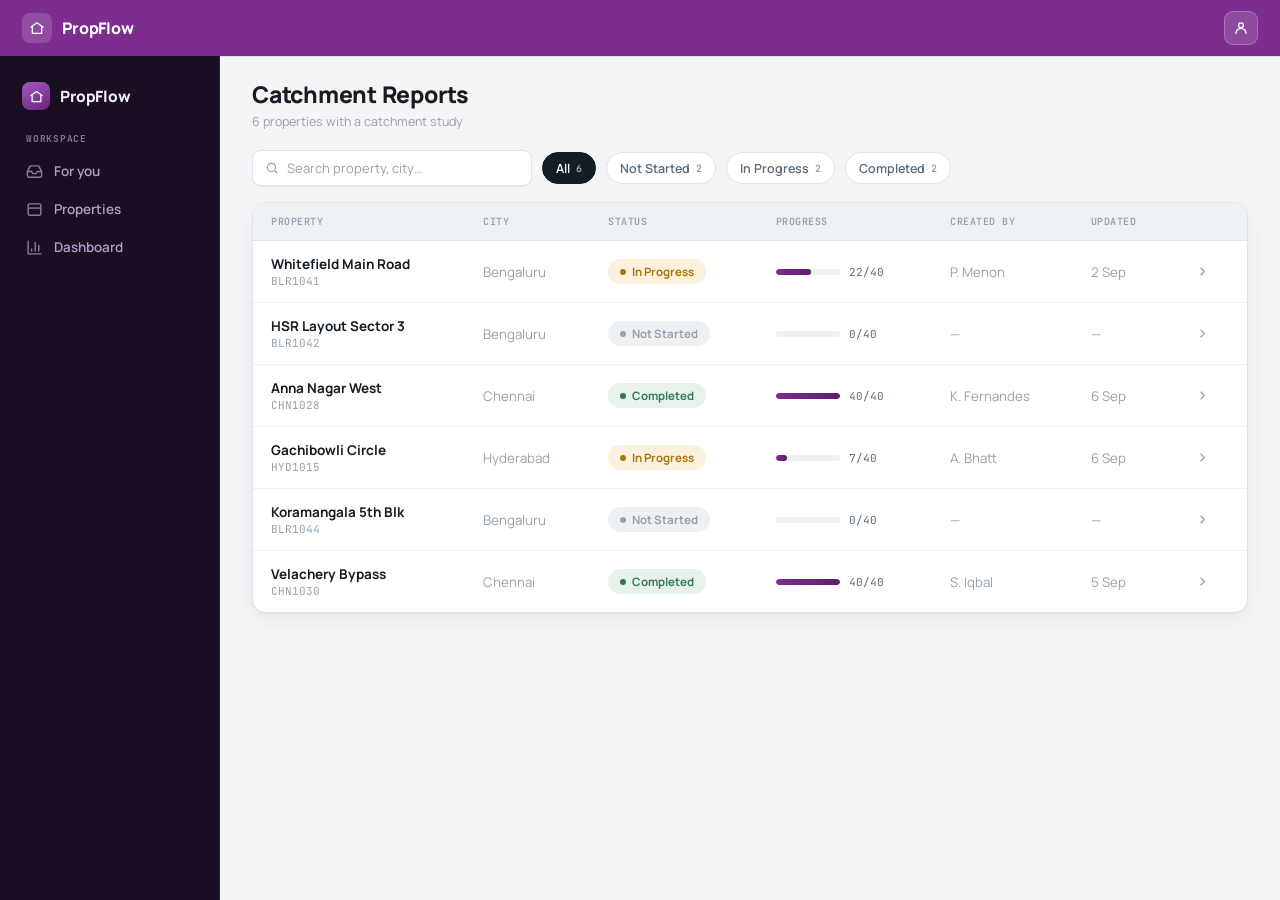
<file: catchment-reports.html>
<!doctype html>
<html lang="en">
<head>
<meta charset="utf-8">
<meta name="viewport" content="width=device-width, initial-scale=1">
<title>Catchment Reports — PropFlow</title>
<link rel="stylesheet" href="https://fonts.googleapis.com/css2?family=Manrope:wght@400;500;600;700;800&family=JetBrains+Mono:wght@400;500;600&display=swap">
<link rel="stylesheet" href="common.css">
<style>
  .app{width:100%;}
  .header{display:flex; align-items:center; justify-content:space-between; padding:22px 32px 0;}
  h1{font-size:23px; font-weight:800; margin:0; letter-spacing:-.01em;}
  .headsub{font-size:12.5px; color:var(--faint); margin-top:3px;}
  .toolbar{display:flex; align-items:center; gap:10px; margin:20px 32px 16px; flex-wrap:wrap;}
  .search{height:36px; width:280px; border:1px solid var(--line); border-radius:9px; background:var(--panel); display:flex; align-items:center; padding:0 12px; gap:8px; color:var(--faint); font-size:13px; box-shadow:var(--shadow-sm);}
  .search svg{width:14px;height:14px; flex:none;}
  #chips{display:flex; align-items:center; gap:10px; flex-wrap:wrap;}
  .fchip{height:32px; padding:0 13px; border:1px solid var(--line); border-radius:100px; font-size:12.5px; font-weight:600; color:var(--muted); background:var(--panel); display:flex; align-items:center; gap:6px; cursor:pointer;}
  .fchip:hover{border-color:var(--accent);}
  .fchip.on{background:var(--ink); color:#fff; border-color:var(--ink);}
  .fchip .n{font-family:'JetBrains Mono',monospace; font-size:10px; opacity:.65;}
  .tablewrap{margin:0 32px 32px; border:1px solid var(--line); border-radius:14px; overflow:hidden; background:var(--panel); box-shadow:var(--shadow-md);}
  table{width:100%; border-collapse:collapse; font-size:13.3px;}
  th{text-align:left; font-family:'JetBrains Mono',monospace; font-size:10px; font-weight:600; letter-spacing:.05em; text-transform:uppercase; color:var(--faint); padding:12px 18px; border-bottom:1px solid var(--line); background:var(--line-soft);}
  td{padding:14px 18px; border-bottom:1px solid var(--line-soft); vertical-align:middle;}
  tbody tr{transition:background .15s; animation:riseIn .3s ease-out both; cursor:pointer;}
  tbody tr:hover{background:var(--paper);}
  tr:last-child td{border-bottom:none;}
  .propcell{display:flex; align-items:center; gap:11px;}
  .thumb{width:38px;height:38px;border-radius:9px; flex:none; box-shadow:var(--shadow-sm);}
  .propname{font-weight:700; font-size:13.5px;}
  .propcode{font-family:'JetBrains Mono',monospace; font-size:11px; color:var(--faint); margin-top:1px;}
  .muted{color:var(--faint);}
  .progcell{display:flex; align-items:center; gap:9px;}
  .progtrack{width:64px; height:6px; border-radius:4px; background:var(--line-soft); overflow:hidden; flex:none;}
  .progfill{height:100%; background:linear-gradient(90deg,var(--accent),var(--accent-deep)); border-radius:4px;}
  .prognum{font-family:'JetBrains Mono',monospace; font-size:11px; color:var(--muted); white-space:nowrap;}
  .chevbtn{width:26px;height:26px;border-radius:7px; display:flex; align-items:center; justify-content:center; color:var(--faint);}
  .chevbtn svg{width:15px;height:15px;}
  .empty{padding:60px 20px; text-align:center; color:var(--faint); font-size:13px;}
</style>
</head>
<body>
<div class="gtopbar">
  <div class="brand">
    <div class="box"><svg viewBox="0 0 24 24" fill="none" stroke="#fff" stroke-width="2" stroke-linecap="round" stroke-linejoin="round"><path d="M3 10.5 12 4l9 6.5"/><path d="M5 9.5V20h14V9.5"/></svg></div>
    <div class="name">PropFlow</div>
  </div>
  <div class="usermenu">
    <div class="usermenu-btn" id="userMenuBtn"><svg viewBox="0 0 24 24" fill="none" stroke="currentColor" stroke-width="2" stroke-linecap="round" stroke-linejoin="round"><circle cx="12" cy="8" r="3.6"/><path d="M4.5 20c0-4.1 3.4-7.5 7.5-7.5s7.5 3.4 7.5 7.5"/></svg></div>
    <div class="usermenu-dd" id="userMenuDd">
      <div class="usermenu-head">
        <div class="av" style="background:linear-gradient(155deg,#3f6e85,#2c4e60);">PM</div>
        <div><div class="n">P. Menon</div><div class="r">MXM &middot; Bengaluru</div></div>
      </div>
      <div class="usermenu-rows">
        <div class="usermenu-row"><span class="k">Email</span><span class="v">p.menon@savomart.com</span></div>
        <div class="usermenu-row"><span class="k">Role</span><span class="v">MXM</span></div>
        <div class="usermenu-row"><span class="k">City access</span><span class="v">Bengaluru</span></div>
      </div>
      <button class="usermenu-out" id="userMenuSignOut">Sign out</button>
    </div>
  </div>
</div>
<div class="app">
  <div class="side">
    <div class="mark">
      <div class="box"><svg viewBox="0 0 24 24" fill="none" stroke="#fff" stroke-width="2" stroke-linecap="round" stroke-linejoin="round"><path d="M3 10.5 12 4l9 6.5"/><path d="M5 9.5V20h14V9.5"/></svg></div>
      <div class="name">PropFlow</div>
    </div>
    <div class="nav">
      <div class="navlabel">Workspace</div>
      <a class="nitem" href="inbox.html"><svg viewBox="0 0 24 24" fill="none" stroke="currentColor" stroke-width="2"><path d="M22 12h-6l-2 3h-4l-2-3H2"/><path d="M5.45 5.11 2 12v6a2 2 0 0 0 2 2h16a2 2 0 0 0 2-2v-6l-3.45-6.89A2 2 0 0 0 16.76 4H7.24a2 2 0 0 0-1.79 1.11Z"/></svg>For you</a>
      <a class="nitem" href="dashboard.html"><svg viewBox="0 0 24 24" fill="none" stroke="currentColor" stroke-width="2"><rect x="3" y="4" width="18" height="16" rx="2"/><path d="M3 10h18"/></svg>Properties</a>
      <a class="nitem" href="bde-stats.html"><svg viewBox="0 0 24 24" fill="none" stroke="currentColor" stroke-width="2" stroke-linecap="round" stroke-linejoin="round"><path d="M3 3v18h18"/><path d="M18 17V9M13 17V5M8 17v-3"/></svg>Dashboard</a>
    </div>
  </div>

  <div class="main">
    <div class="header">
      <div>
        <h1>Catchment Reports</h1>
        <div class="headsub" id="headsub"></div>
      </div>
    </div>

    <div class="toolbar">
      <div class="search"><svg viewBox="0 0 24 24" fill="none" stroke="currentColor" stroke-width="2"><circle cx="11" cy="11" r="7"/><path d="m21 21-4.3-4.3"/></svg>Search property, city&hellip;</div>
      <div id="chips"></div>
    </div>

    <div class="tablewrap">
      <table>
        <thead><tr><th>Property</th><th>City</th><th>Status</th><th>Progress</th><th>Created By</th><th>Updated</th><th></th></tr></thead>
        <tbody id="rows"></tbody>
      </table>
      <div class="empty" id="emptyState" style="display:none;">No catchment reports match this filter.</div>
    </div>
  </div>
</div>

<script src="common.js"></script>
<script>
var ALL_ROWS = [
  { code:'BLR1041', name:'Whitefield Main Road', city:'Bengaluru', status:'progress', pct:55, done:22, total:40, createdBy:'P. Menon', updated:'2 Sep', thumb:'linear-gradient(135deg,#8fb0bf,#4a7d95)',
    href:'catchment.html?code=BLR1041&name=' + encodeURIComponent('Whitefield Main Road') + '&city=Bengaluru' },
  { code:'BLR1042', name:'HSR Layout Sector 3', city:'Bengaluru', status:'notstarted', pct:0, done:0, total:40, createdBy:'—', updated:'—', thumb:'linear-gradient(135deg,#c9a97e,#a97b4a)',
    href:'catchment.html?code=BLR1042&name=' + encodeURIComponent('HSR Layout Sector 3') + '&city=Bengaluru&fresh=1' },
  { code:'CHN1028', name:'Anna Nagar West', city:'Chennai', status:'completed', pct:100, done:40, total:40, createdBy:'K. Fernandes', updated:'6 Sep', thumb:'linear-gradient(135deg,#9fc2a6,#4a7d5a)',
    href:'catchment.html?code=CHN1028&name=' + encodeURIComponent('Anna Nagar West') + '&city=Chennai&full=1' },
  { code:'HYD1015', name:'Gachibowli Circle', city:'Hyderabad', status:'progress', pct:18, done:7, total:40, createdBy:'A. Bhatt', updated:'6 Sep', thumb:'linear-gradient(135deg,#a7b8c9,#5a7a95)',
    href:'catchment.html?code=HYD1015&name=' + encodeURIComponent('Gachibowli Circle') + '&city=Hyderabad' },
  { code:'BLR1044', name:'Koramangala 5th Blk', city:'Bengaluru', status:'notstarted', pct:0, done:0, total:40, createdBy:'—', updated:'—', thumb:'linear-gradient(135deg,#d1c398,#a98f4a)',
    href:'catchment.html?code=BLR1044&name=' + encodeURIComponent('Koramangala 5th Blk') + '&city=Bengaluru&fresh=1' },
  { code:'CHN1030', name:'Velachery Bypass', city:'Chennai', status:'completed', pct:100, done:40, total:40, createdBy:'S. Iqbal', updated:'5 Sep', thumb:'linear-gradient(135deg,#93c2b0,#3f8a6d)',
    href:'catchment.html?code=CHN1030&name=' + encodeURIComponent('Velachery Bypass') + '&city=Chennai&full=1' },
];
var STATUS_MAP = {
  notstarted: { label:'Not Started', bg:'#eef1f3', color:'#95a2ac' },
  progress:   { label:'In Progress', bg:'#fbf1dc', color:'#a9740c' },
  completed:  { label:'Completed',   bg:'#e6f2ea', color:'#2f7a53' },
};
var CHIP_DEFS = [
  { key:'all', label:'All' }, { key:'notstarted', label:'Not Started' }, { key:'progress', label:'In Progress' }, { key:'completed', label:'Completed' },
];
var currentFilter = 'all';

document.getElementById('headsub').textContent = ALL_ROWS.length + ' properties with a catchment study';

function renderChips() {
  document.getElementById('chips').innerHTML = CHIP_DEFS.map(function (c) {
    var count = c.key === 'all' ? ALL_ROWS.length : ALL_ROWS.filter(function (r) { return r.status === c.key; }).length;
    return '<div class="fchip' + (currentFilter === c.key ? ' on' : '') + '" data-key="' + c.key + '">' + c.label + '<span class="n">' + count + '</span></div>';
  }).join('');
  Array.prototype.forEach.call(document.querySelectorAll('.fchip'), function (el) {
    el.addEventListener('click', function () { currentFilter = el.getAttribute('data-key'); renderAll(); });
  });
}

function renderRows() {
  var filtered = currentFilter === 'all' ? ALL_ROWS : ALL_ROWS.filter(function (r) { return r.status === currentFilter; });
  document.getElementById('emptyState').style.display = filtered.length === 0 ? 'block' : 'none';
  document.getElementById('rows').innerHTML = filtered.map(function (r) {
    var s = STATUS_MAP[r.status];
    return '<tr onclick="window.location.href=\'' + r.href + '\'">' +
      '<td><div class="propcell"><div><div class="propname">' + r.name + '</div><div class="propcode mono">' + r.code + '</div></div></div></td>' +
      '<td class="muted">' + r.city + '</td>' +
      '<td><span class="status" style="background:' + s.bg + '; color:' + s.color + ';"><span class="dot"></span>' + s.label + '</span></td>' +
      '<td><div class="progcell"><div class="progtrack"><div class="progfill" style="width:' + r.pct + '%;"></div></div><span class="prognum">' + r.done + '/' + r.total + '</span></div></td>' +
      '<td class="muted">' + r.createdBy + '</td>' +
      '<td class="muted">' + r.updated + '</td>' +
      '<td><div class="chevbtn"><svg viewBox="0 0 24 24" fill="none" stroke="currentColor" stroke-width="2"><path d="m9 6 6 6-6 6"/></svg></div></td>' +
      '</tr>';
  }).join('');
}

function renderAll() { renderChips(); renderRows(); }
renderAll();
initUserMenu();
</script>
</body>
</html>
</file>
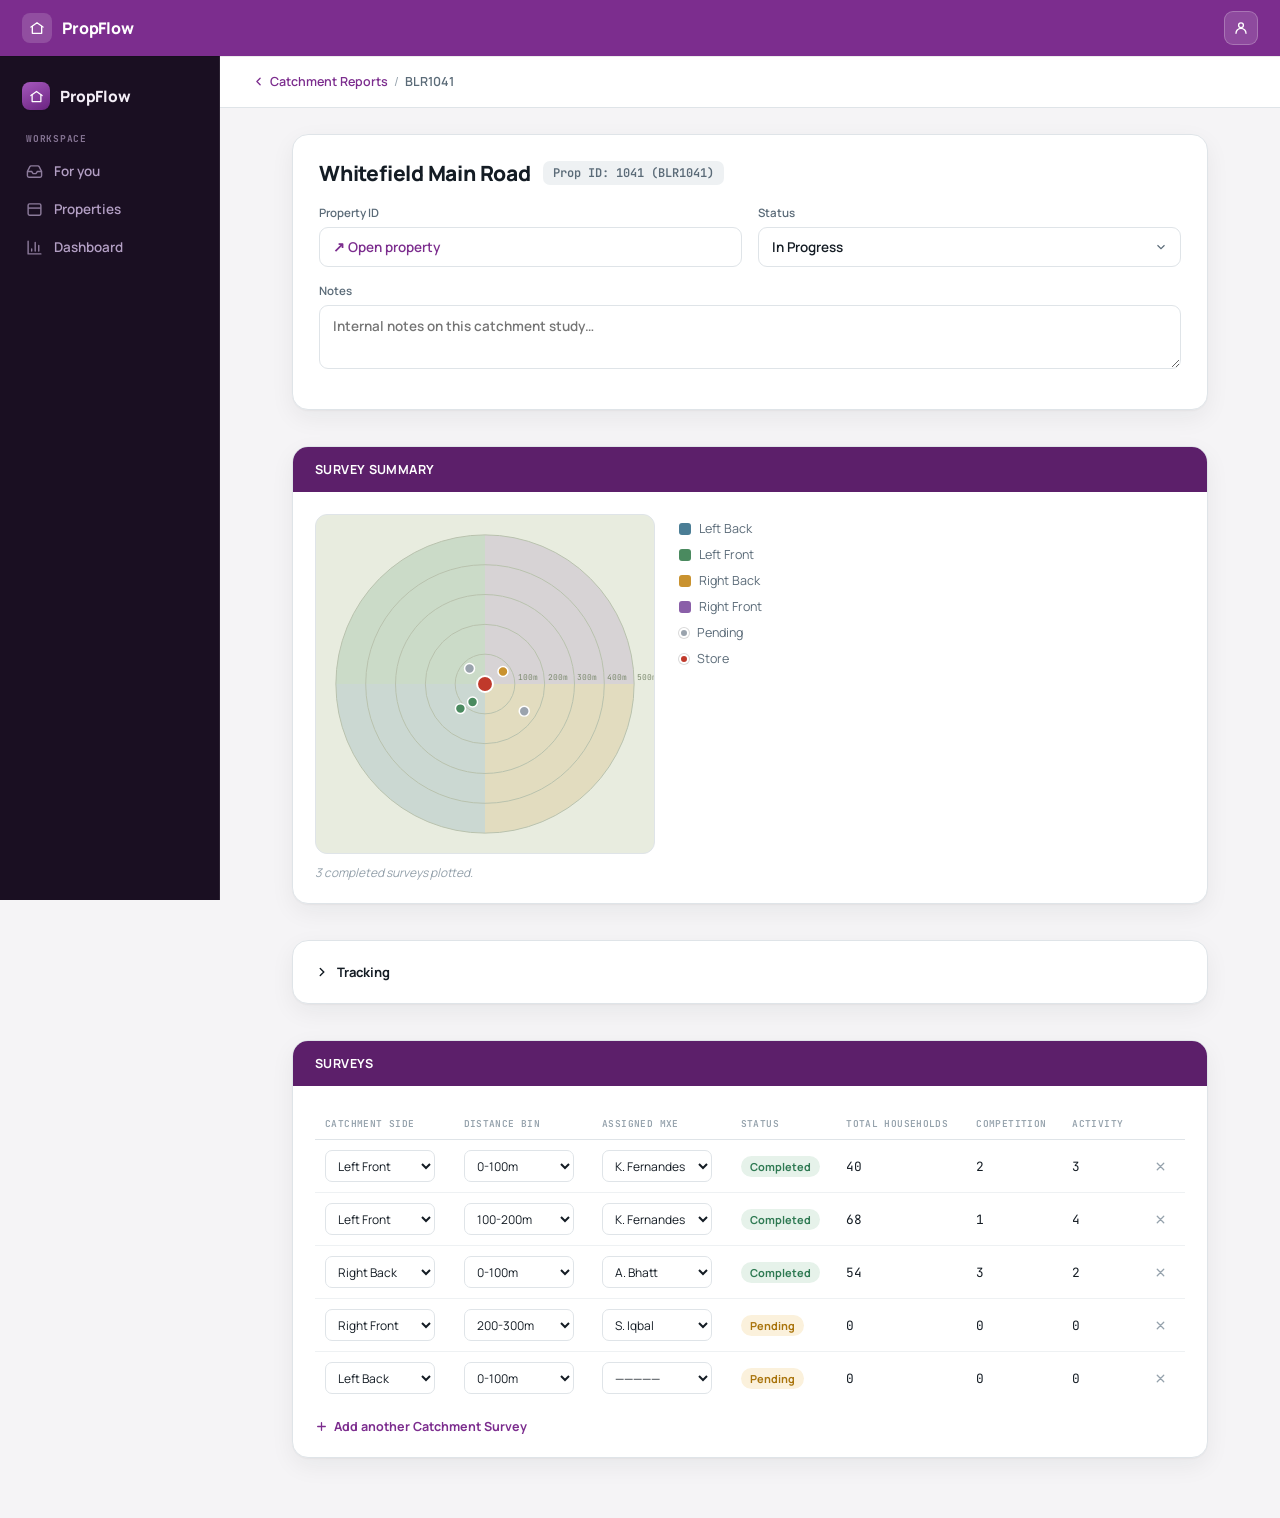
<file: catchment.html>
<!doctype html>
<html lang="en">
<head>
<meta charset="utf-8">
<meta name="viewport" content="width=device-width, initial-scale=1">
<title>Catchment Report — PropFlow</title>
<link rel="stylesheet" href="https://fonts.googleapis.com/css2?family=Manrope:wght@400;500;600;700;800&family=JetBrains+Mono:wght@400;500;600&display=swap">
<link rel="stylesheet" href="common.css">
<style>
  h1{font-size:21px; font-weight:800; margin:0; letter-spacing:-.01em;}
  .head{background:var(--panel); border:1px solid var(--line); border-radius:16px; padding:24px 26px; box-shadow:var(--shadow-md); animation:riseIn .4s ease-out both;}
  .htitle{display:flex; align-items:center; gap:12px; margin-bottom:18px;}
  .code{font-family:'JetBrains Mono',monospace; font-size:12px; font-weight:600; color:var(--muted); background:var(--line-soft); padding:4px 10px; border-radius:7px;}
  .hgrid{display:grid; grid-template-columns:1fr 1fr; gap:16px; margin-bottom:16px;}
  .hgrid.span2 > div{grid-column:span 2;}
  label{display:block; font-size:11.5px; font-weight:600; color:var(--muted); margin-bottom:7px;}
  .fld{height:40px; border:1.5px solid var(--line); border-radius:9px; background:var(--panel); padding:0 13px; font-size:13.5px; display:flex; align-items:center; color:var(--ink); font-weight:600;}
  .fld.linked{color:var(--accent); cursor:pointer;}
  select.fld{width:100%; font-family:inherit; cursor:pointer; appearance:none; background-image:url("data:image/svg+xml,%3Csvg xmlns='http://www.w3.org/2000/svg' viewBox='0 0 24 24' fill='none' stroke='%235b6b78' stroke-width='2'%3E%3Cpath d='m6 9 6 6 6-6'/%3E%3C/svg%3E"); background-repeat:no-repeat; background-position:right 12px center; background-size:14px;}
  textarea.fld{height:auto; min-height:64px; padding-top:10px; line-height:1.5; width:100%; resize:vertical; font-family:inherit;}
  .fldhint{font-size:11px; color:var(--faint); margin-top:5px;}

  .section{border:1px solid var(--line); border-radius:16px; background:var(--panel); box-shadow:var(--shadow-md); overflow:hidden; margin-top:18px; animation:riseIn .4s .05s ease-out both;}
  .sectionhead{padding:14px 22px; background:var(--accent-deep); color:#fff; font-size:12.5px; font-weight:700; letter-spacing:.03em;}
  .sectionbody{padding:22px;}

  .maparea{display:flex; gap:24px; align-items:flex-start; flex-wrap:wrap;}
  .mapbox{width:340px; height:340px; border-radius:12px; background:#e8ecdf; position:relative; overflow:hidden; flex:none; border:1px solid var(--line);}
  .mapbox svg{width:100%; height:100%;}
  .maplegend{display:flex; flex-direction:column; gap:9px; padding-top:6px;}
  .lgitem{display:flex; align-items:center; gap:8px; font-size:12.5px; color:var(--muted);}
  .lgswatch{width:12px;height:12px;border-radius:3px; flex:none;}
  .lgpin{width:10px;height:10px;border-radius:50%; flex:none; border:2px solid #fff; box-shadow:0 0 0 1px rgba(0,0,0,.15);}
  .mapcaption{font-size:12px; color:var(--faint); font-style:italic; margin-top:10px;}

  .trackhead{display:flex; align-items:center; gap:8px; cursor:pointer; user-select:none;}
  .trackhead svg{width:14px;height:14px; transition:transform .2s;}
  .trackhead.open svg{transform:rotate(90deg);}
  .trackbody{display:none; padding-top:14px;}
  .trackbody.open{display:grid; grid-template-columns:repeat(3,1fr); gap:14px;}
  .tritem{border:1px solid var(--line-soft); border-radius:9px; padding:10px 13px; background:var(--paper);}
  .tritem .k{font-size:10px; color:var(--faint); font-weight:600; text-transform:uppercase; margin-bottom:3px;}
  .tritem .v{font-size:13px; font-weight:700;}

  table{width:100%; border-collapse:collapse; font-size:12.8px;}
  th{text-align:left; font-family:'JetBrains Mono',monospace; font-size:9.5px; font-weight:600; letter-spacing:.04em; text-transform:uppercase; color:var(--faint); padding:9px 10px; border-bottom:1px solid var(--line);}
  td{padding:10px; border-bottom:1px solid var(--line-soft); vertical-align:middle;}
  tr:last-child td{border-bottom:none;}
  select.cellsel{height:32px; border:1px solid var(--line); border-radius:7px; background:var(--panel); font-size:12px; padding:0 8px; font-family:inherit; color:var(--ink); min-width:110px;}
  .rowstatus{display:inline-flex; align-items:center; gap:5px; font-size:11px; font-weight:700; padding:3px 9px; border-radius:100px;}
  .rowstatus.pending{background:var(--pend-bg); color:var(--pend);}
  .rowstatus.completed{background:var(--good-bg); color:var(--good);}
  .num{font-family:'JetBrains Mono',monospace; font-variant-numeric:tabular-nums;}
  .delbtn{width:24px;height:24px;border-radius:6px; display:flex; align-items:center; justify-content:center; color:var(--faint); cursor:pointer;}
  .delbtn:hover{background:var(--bad-bg); color:var(--bad);}
  .delbtn svg{width:13px;height:13px;}
  .addrow{margin-top:14px; font-size:12.5px; font-weight:700; color:var(--accent); display:flex; align-items:center; gap:6px; cursor:pointer; width:fit-content;}
  .addrow svg{width:13px;height:13px;}
  .emptysurveys{padding:20px; text-align:center; color:var(--faint); font-size:12.5px;}
</style>
</head>
<body>
<div class="gtopbar">
  <div class="brand">
    <div class="box"><svg viewBox="0 0 24 24" fill="none" stroke="#fff" stroke-width="2" stroke-linecap="round" stroke-linejoin="round"><path d="M3 10.5 12 4l9 6.5"/><path d="M5 9.5V20h14V9.5"/></svg></div>
    <div class="name">PropFlow</div>
  </div>
  <div class="usermenu">
    <div class="usermenu-btn" id="userMenuBtn"><svg viewBox="0 0 24 24" fill="none" stroke="currentColor" stroke-width="2" stroke-linecap="round" stroke-linejoin="round"><circle cx="12" cy="8" r="3.6"/><path d="M4.5 20c0-4.1 3.4-7.5 7.5-7.5s7.5 3.4 7.5 7.5"/></svg></div>
    <div class="usermenu-dd" id="userMenuDd">
      <div class="usermenu-head">
        <div class="av" style="background:linear-gradient(155deg,#3f6e85,#2c4e60);">PM</div>
        <div><div class="n">P. Menon</div><div class="r">MXM &middot; Bengaluru</div></div>
      </div>
      <div class="usermenu-rows">
        <div class="usermenu-row"><span class="k">Email</span><span class="v">p.menon@savomart.com</span></div>
        <div class="usermenu-row"><span class="k">Role</span><span class="v">MXM</span></div>
        <div class="usermenu-row"><span class="k">City access</span><span class="v">Bengaluru</span></div>
      </div>
      <button class="usermenu-out" id="userMenuSignOut">Sign out</button>
    </div>
  </div>
</div>
<div class="app">
  <div class="side">
    <div class="mark">
      <div class="box"><svg viewBox="0 0 24 24" fill="none" stroke="#fff" stroke-width="2" stroke-linecap="round" stroke-linejoin="round"><path d="M3 10.5 12 4l9 6.5"/><path d="M5 9.5V20h14V9.5"/></svg></div>
      <div class="name">PropFlow</div>
    </div>
    <div class="nav">
      <div class="navlabel">Workspace</div>
      <a class="nitem" href="inbox.html"><svg viewBox="0 0 24 24" fill="none" stroke="currentColor" stroke-width="2"><path d="M22 12h-6l-2 3h-4l-2-3H2"/><path d="M5.45 5.11 2 12v6a2 2 0 0 0 2 2h16a2 2 0 0 0 2-2v-6l-3.45-6.89A2 2 0 0 0 16.76 4H7.24a2 2 0 0 0-1.79 1.11Z"/></svg>For you</a>
      <a class="nitem" href="dashboard.html"><svg viewBox="0 0 24 24" fill="none" stroke="currentColor" stroke-width="2"><rect x="3" y="4" width="18" height="16" rx="2"/><path d="M3 10h18"/></svg>Properties</a>
      <a class="nitem" href="bde-stats.html"><svg viewBox="0 0 24 24" fill="none" stroke="currentColor" stroke-width="2" stroke-linecap="round" stroke-linejoin="round"><path d="M3 3v18h18"/><path d="M18 17V9M13 17V5M8 17v-3"/></svg>Dashboard</a>
    </div>
  </div>

  <div class="main">
    <div class="crumbbar">
      <div class="crumb"><a class="back" href="catchment-reports.html"><svg viewBox="0 0 24 24" fill="none" stroke="currentColor" stroke-width="2.4" stroke-linecap="round" stroke-linejoin="round"><path d="m15 18-6-6 6-6"/></svg>Catchment Reports</a> / <b id="crumbLabel">BLR1041</b></div>
    </div>

    <div class="wrap" style="max-width:980px;">

      <div class="head">
        <div class="htitle"><h1 id="propName">Whitefield Main Road</h1><span class="code" id="propCode">Prop ID: 1041 (BLR1041)</span></div>
        <div class="hgrid">
          <div><label>Property ID</label><div class="fld linked" id="propLink">&#8599; Open property</div></div>
          <div><label>Status</label>
            <select class="fld" id="statusSelect">
              <option value="notstarted">Not Started</option>
              <option value="progress">In Progress</option>
              <option value="completed">Completed</option>
            </select>
          </div>
        </div>
        <div class="hgrid span2">
          <div><label>Notes</label><textarea class="fld" id="notesFld" placeholder="Internal notes on this catchment study&hellip;"></textarea></div>
        </div>
      </div>

      <div class="section">
        <div class="sectionhead">SURVEY SUMMARY</div>
        <div class="sectionbody">
          <div class="maparea">
            <div class="mapbox" id="mapBox"></div>
            <div class="maplegend">
              <div class="lgitem"><div class="lgswatch" style="background:#4a7d95;"></div>Left Back</div>
              <div class="lgitem"><div class="lgswatch" style="background:#4a8a5f;"></div>Left Front</div>
              <div class="lgitem"><div class="lgswatch" style="background:#c9922f;"></div>Right Back</div>
              <div class="lgitem"><div class="lgswatch" style="background:#8a5fa8;"></div>Right Front</div>
              <div class="lgitem"><div class="lgpin" style="background:#9aa3ad;"></div>Pending</div>
              <div class="lgitem"><div class="lgpin" style="background:#c0392b;"></div>Store</div>
            </div>
          </div>
          <div class="mapcaption" id="mapCaption">No completed surveys yet.</div>
        </div>
      </div>

      <div class="section">
        <div class="sectionbody">
          <div class="trackhead" id="trackToggle"><svg viewBox="0 0 24 24" fill="none" stroke="currentColor" stroke-width="2.4" stroke-linecap="round"><path d="m9 18 6-6-6-6"/></svg><b style="font-size:13px;">Tracking</b></div>
          <div class="trackbody" id="trackBody">
            <div class="tritem"><div class="k">Created</div><div class="v" id="trkCreated">—</div></div>
            <div class="tritem"><div class="k">Last Updated</div><div class="v" id="trkUpdated">—</div></div>
            <div class="tritem"><div class="k">Completed</div><div class="v" id="trkCompleted">—</div></div>
          </div>
        </div>
      </div>

      <div class="section">
        <div class="sectionhead">SURVEYS</div>
        <div class="sectionbody">
          <table>
            <thead><tr><th>Catchment Side</th><th>Distance Bin</th><th>Assigned MXE</th><th>Status</th><th>Total Households</th><th>Competition</th><th>Activity</th><th></th></tr></thead>
            <tbody id="surveyRows"></tbody>
          </table>
          <div class="emptysurveys" id="emptySurveys" style="display:none;">No surveys added yet.</div>
          <div class="addrow" id="addRowBtn"><svg viewBox="0 0 24 24" fill="none" stroke="currentColor" stroke-width="2.4" stroke-linecap="round"><path d="M12 5v14M5 12h14"/></svg>Add another Catchment Survey</div>
        </div>
      </div>

    </div>
  </div>
</div>

<script src="common.js"></script>
<script>
var qp = new URLSearchParams(window.location.search);
var propCode = qp.get('code') || 'BLR1041';
var propName = qp.get('name') || 'Whitefield Main Road';
var propId = propCode.replace(/[A-Z]/g, '');

document.title = propCode + ' Catchment — PropFlow';
document.getElementById('crumbLabel').textContent = propCode;
document.getElementById('propName').textContent = propName;
document.getElementById('propCode').textContent = 'Prop ID: ' + propId + ' (' + propCode + ')';
document.getElementById('propLink').addEventListener('click', function () { window.location.href = 'property.html'; });

var SIDES = ['Left Back', 'Left Front', 'Right Back', 'Right Front'];
var SIDE_COLORS = { 'Left Back':'#4a7d95', 'Left Front':'#4a8a5f', 'Right Back':'#c9922f', 'Right Front':'#8a5fa8' };
var BINS = ['0-100m','100-200m','200-300m','300-400m','400-500m','500-600m','600-700m','700-800m','800-900m','900-1000m'];
var MXES = ['K. Fernandes', 'A. Bhatt', 'S. Iqbal'];

// Seed data per property code — a small illustrative set, not all 40 combinations,
// matching the real add-as-you-go pattern (nothing pre-populates every cell).
var SEEDS = {
  BLR1041: {
    status: 'progress', created: '20 Aug 2026', updated: '2 Sep 2026', completed: null,
    rows: [
      { side:'Left Front', bin:'0-100m', mxe:'K. Fernandes', status:'completed', hh:40, comp:2, act:3 },
      { side:'Left Front', bin:'100-200m', mxe:'K. Fernandes', status:'completed', hh:68, comp:1, act:4 },
      { side:'Right Back', bin:'0-100m', mxe:'A. Bhatt', status:'completed', hh:54, comp:3, act:2 },
      { side:'Right Front', bin:'200-300m', mxe:'S. Iqbal', status:'pending', hh:0, comp:0, act:0 },
      { side:'Left Back', bin:'0-100m', mxe:null, status:'pending', hh:0, comp:0, act:0 },
    ],
  },
  BLR1042: { status: 'notstarted', created: '6 Sep 2026', updated: '6 Sep 2026', completed: null, rows: [] },
  BLR1044: { status: 'notstarted', created: '6 Sep 2026', updated: '6 Sep 2026', completed: null, rows: [] },
  CHN1028: {
    status: 'completed', created: '10 Aug 2026', updated: '6 Sep 2026', completed: '6 Sep 2026',
    rows: SIDES.flatMap(function (side) {
      return BINS.slice(0, 3).map(function (bin, i) {
        return { side: side, bin: bin, mxe: MXES[i % 3], status: 'completed', hh: 40 + i * 20, comp: i % 3, act: 2 + i % 2 };
      });
    }),
  },
  CHN1030: {
    status: 'completed', created: '9 Aug 2026', updated: '5 Sep 2026', completed: '5 Sep 2026',
    rows: SIDES.flatMap(function (side) {
      return BINS.slice(0, 2).map(function (bin, i) {
        return { side: side, bin: bin, mxe: MXES[(i + 1) % 3], status: 'completed', hh: 50 + i * 15, comp: i % 2, act: 3 };
      });
    }),
  },
  HYD1015: {
    status: 'progress', created: '18 Aug 2026', updated: '6 Sep 2026', completed: null,
    rows: [
      { side:'Left Front', bin:'0-100m', mxe:'A. Bhatt', status:'completed', hh:44, comp:1, act:2 },
      { side:'Left Back', bin:'0-100m', mxe:null, status:'pending', hh:0, comp:0, act:0 },
    ],
  },
};
var data = SEEDS[propCode] || SEEDS.BLR1042;

document.getElementById('statusSelect').value = data.status;
document.getElementById('notesFld').value = '';
document.getElementById('trkCreated').textContent = data.created;
document.getElementById('trkUpdated').textContent = data.updated;
document.getElementById('trkCompleted').textContent = data.completed || 'Not yet';

var rows = data.rows.map(function (r) { return Object.assign({}, r); });

function renderMap() {
  var completed = rows.filter(function (r) { return r.status === 'completed'; });
  var box = document.getElementById('mapBox');
  var rings = [1,2,3,4,5].map(function (i) {
    var r = i * 30;
    return '<circle cx="170" cy="170" r="' + r + '" fill="none" stroke="#b9c2ae" stroke-width="1"/>' +
           '<text x="' + (170 + r + 3) + '" y="166" font-size="8" fill="#7c8a6f" font-family="JetBrains Mono, monospace">' + (i*100) + 'm</text>';
  }).join('');
  var wedges =
    '<path d="M170,170 L170,20 A150,150 0 0,0 20,170 Z" fill="' + SIDE_COLORS['Left Front'] + '" opacity=".18"/>' +
    '<path d="M170,170 L20,170 A150,150 0 0,0 170,320 Z" fill="' + SIDE_COLORS['Left Back'] + '" opacity=".18"/>' +
    '<path d="M170,170 L170,320 A150,150 0 0,0 320,170 Z" fill="' + SIDE_COLORS['Right Back'] + '" opacity=".18"/>' +
    '<path d="M170,170 L320,170 A150,150 0 0,0 170,20 Z" fill="' + SIDE_COLORS['Right Front'] + '" opacity=".18"/>';
  var pins = rows.map(function (r, i) {
    var angleBySide = { 'Left Front': 135, 'Left Back': 225, 'Right Back': 315, 'Right Front': 45 };
    var binIdx = BINS.indexOf(r.bin);
    var dist = 22 + binIdx * 13;
    var ang = (angleBySide[r.side] || 0) * Math.PI / 180 + (i % 3 - 1) * 0.18;
    var x = 170 + Math.cos(ang) * dist;
    var y = 170 + Math.sin(ang) * dist;
    var fill = r.status === 'completed' ? SIDE_COLORS[r.side] : '#9aa3ad';
    return '<circle cx="' + x + '" cy="' + y + '" r="5" fill="' + fill + '" stroke="#fff" stroke-width="1.5"/>';
  }).join('');
  box.innerHTML = '<svg viewBox="0 0 340 340">' + wedges + rings +
    '<circle cx="170" cy="170" r="8" fill="#c0392b" stroke="#fff" stroke-width="2"/>' + pins + '</svg>';
  document.getElementById('mapCaption').textContent = completed.length
    ? completed.length + ' completed survey' + (completed.length === 1 ? '' : 's') + ' plotted.'
    : 'No completed surveys yet.';
}

function renderSurveys() {
  var tbody = document.getElementById('surveyRows');
  document.getElementById('emptySurveys').style.display = rows.length ? 'none' : 'block';
  tbody.innerHTML = rows.map(function (r, i) {
    var statusCls = r.status === 'completed' ? 'completed' : 'pending';
    var statusLabel = r.status === 'completed' ? 'Completed' : 'Pending';
    return '<tr>' +
      '<td>' + selectHtml('side-' + i, SIDES, r.side) + '</td>' +
      '<td>' + selectHtml('bin-' + i, BINS, r.bin) + '</td>' +
      '<td>' + selectHtml('mxe-' + i, MXES, r.mxe) + '</td>' +
      '<td><span class="rowstatus ' + statusCls + '">' + statusLabel + '</span></td>' +
      '<td class="num">' + r.hh + '</td>' +
      '<td class="num">' + r.comp + '</td>' +
      '<td class="num">' + r.act + '</td>' +
      '<td><div class="delbtn" data-i="' + i + '"><svg viewBox="0 0 24 24" fill="none" stroke="currentColor" stroke-width="2.4" stroke-linecap="round"><path d="M18 6 6 18M6 6l12 12"/></svg></div></td>' +
      '</tr>';
  }).join('');

  Array.prototype.forEach.call(document.querySelectorAll('.delbtn'), function (el) {
    el.addEventListener('click', function () {
      rows.splice(Number(el.getAttribute('data-i')), 1);
      render();
    });
  });
  Array.prototype.forEach.call(tbody.querySelectorAll('select'), function (el) {
    el.addEventListener('change', function () {
      var parts = el.id.split('-'), field = parts[0], i = Number(parts[1]);
      var key = field === 'side' ? 'side' : field === 'bin' ? 'bin' : 'mxe';
      rows[i][key] = el.value || null;
      if (rows[i].mxe && rows[i].side && rows[i].bin && rows[i].status === 'pending') {
        showToast('Assigned to ' + rows[i].mxe + ' — survey stays Pending until they complete it');
      }
      renderMap();
    });
  });
}

function selectHtml(id, options, current) {
  var opts = '<option value=""' + (!current ? ' selected' : '') + '>&mdash;&mdash;&mdash;&mdash;&mdash;</option>' +
    options.map(function (o) { return '<option value="' + o + '"' + (o === current ? ' selected' : '') + '>' + o + '</option>'; }).join('');
  return '<select class="cellsel" id="' + id + '">' + opts + '</select>';
}

document.getElementById('addRowBtn').addEventListener('click', function () {
  rows.push({ side:null, bin:null, mxe:null, status:'pending', hh:0, comp:0, act:0 });
  render();
  showToast('New survey row added — pick side, bin and MXE');
});

document.getElementById('trackToggle').addEventListener('click', function () {
  document.getElementById('trackToggle').classList.toggle('open');
  document.getElementById('trackBody').classList.toggle('open');
});

document.getElementById('statusSelect').addEventListener('change', function () {
  showToast('Status set to ' + this.options[this.selectedIndex].text);
});

function render() { renderMap(); renderSurveys(); }
render();
initUserMenu();
</script>
</body>
</html>
</file>
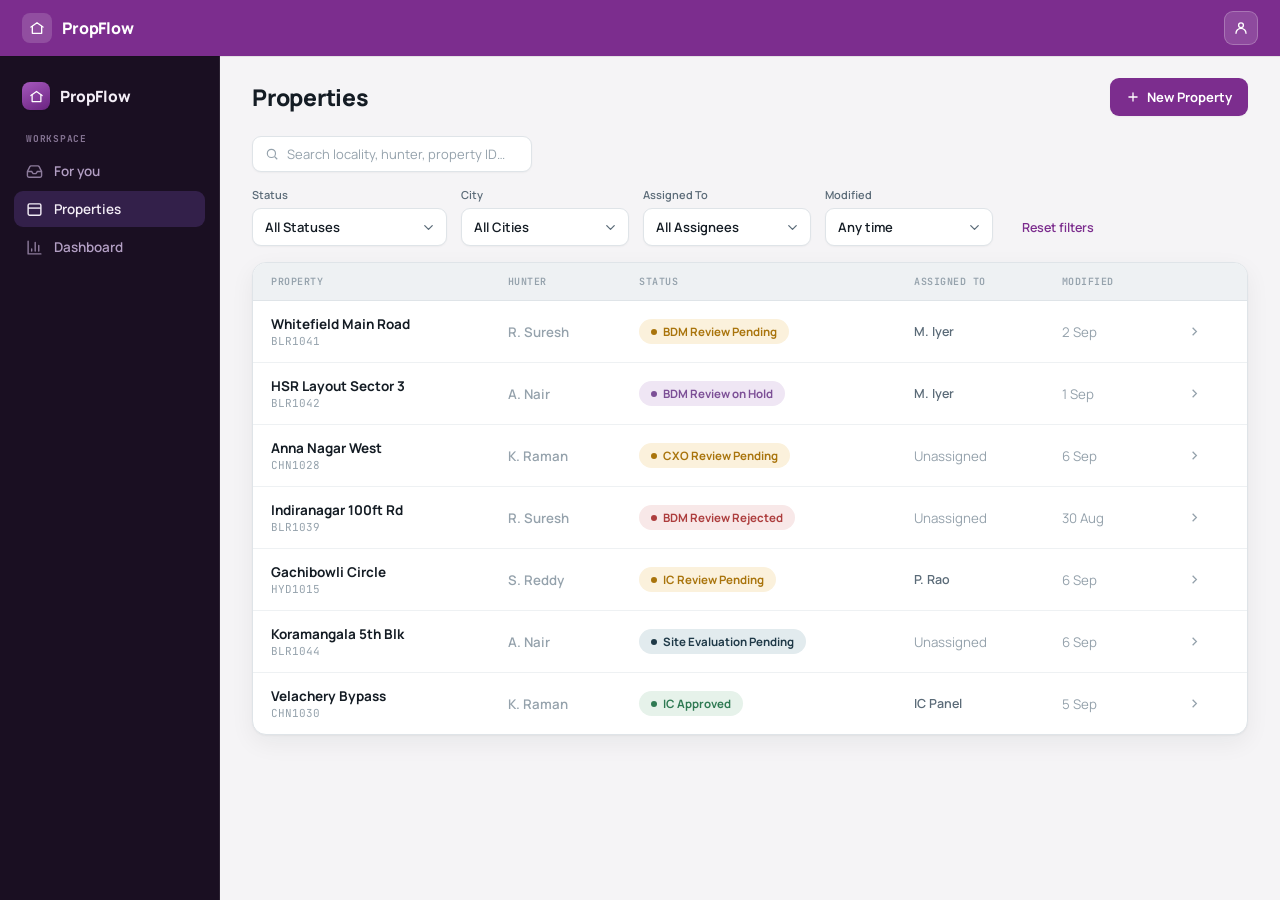
<file: dashboard.html>
<!doctype html>
<html lang="en">
<head>
<meta charset="utf-8">
<meta name="viewport" content="width=device-width, initial-scale=1">
<title>Properties — PropFlow</title>
<link rel="stylesheet" href="https://fonts.googleapis.com/css2?family=Manrope:wght@400;500;600;700;800&family=JetBrains+Mono:wght@400;500;600&display=swap">
<link rel="stylesheet" href="common.css">
<style>
  .app{width:100%;}
  .header{display:flex; align-items:center; justify-content:space-between; padding:22px 32px 0;}
  h1{font-size:23px; font-weight:800; margin:0; letter-spacing:-.01em;}
  .headsub{font-size:12.5px; color:var(--faint); margin-top:3px; display:flex; align-items:center; gap:7px;}
  .newbtn{height:38px; padding:0 16px; border-radius:9px; background:var(--accent); color:#fff; font-size:13px; font-weight:700; display:flex; align-items:center; gap:7px; border:none; box-shadow:var(--shadow-sm); cursor:pointer;}
  .newbtn:hover{filter:brightness(.96); transform:translateY(-1px);}
  .newbtn svg{width:14px;height:14px;}
  .headbtns{display:flex; align-items:center; gap:10px;}
  .statsbtn{height:38px; padding:0 16px; border-radius:9px; background:var(--panel); color:var(--ink); font-size:13px; font-weight:700; display:flex; align-items:center; gap:7px; border:1px solid var(--line); box-shadow:var(--shadow-sm); cursor:pointer;}
  .statsbtn:hover{border-color:var(--accent); color:var(--accent);}
  .statsbtn svg{width:14px;height:14px;}
  .toolbar{display:flex; align-items:flex-end; gap:14px; margin:20px 32px 16px; flex-wrap:wrap;}
  .search{height:36px; width:280px; border:1px solid var(--line); border-radius:9px; background:var(--panel); display:flex; align-items:center; padding:0 12px; gap:8px; color:var(--faint); font-size:13px; box-shadow:var(--shadow-sm); margin-bottom:1px;}
  .search svg{width:14px;height:14px; flex:none;}
  .filters{display:flex; align-items:flex-end; gap:14px; flex-wrap:wrap;}
  .filterfield{display:flex; flex-direction:column; gap:6px;}
  .filterfield label{font-size:11px; font-weight:600; color:var(--muted);}
  .filterfield select{appearance:none; -webkit-appearance:none; height:38px; min-width:168px; padding:0 34px 0 12px; border:1px solid var(--line); border-radius:9px; background:var(--panel) url('data:image/svg+xml;utf8,<svg xmlns="http://www.w3.org/2000/svg" viewBox="0 0 24 24" fill="none" stroke="%235b6b78" stroke-width="2" stroke-linecap="round" stroke-linejoin="round"><path d="m6 9 6 6 6-6"/></svg>') no-repeat right 10px center; background-size:15px; font-size:13px; font-weight:600; color:var(--ink); cursor:pointer; box-shadow:var(--shadow-sm); font-family:inherit;}
  .filterfield select:hover{border-color:var(--accent);}
  .filterfield select:focus{outline:none; border-color:var(--accent); box-shadow:0 0 0 3px var(--accent-soft);}
  .filterreset{height:38px; padding:0 14px; border:1px solid transparent; border-radius:9px; font-size:12.5px; font-weight:600; color:var(--accent); background:none; cursor:pointer; align-self:flex-end;}
  .filterreset:hover{text-decoration:underline;}
  .tablewrap{margin:0 32px 32px; border:1px solid var(--line); border-radius:14px; overflow:hidden; background:var(--panel); box-shadow:var(--shadow-md);}
  table{width:100%; border-collapse:collapse; font-size:13.3px;}
  th{text-align:left; font-family:'JetBrains Mono',monospace; font-size:10px; font-weight:600; letter-spacing:.05em; text-transform:uppercase; color:var(--faint); padding:12px 18px; border-bottom:1px solid var(--line); background:var(--line-soft);}
  td{padding:14px 18px; border-bottom:1px solid var(--line-soft); vertical-align:middle;}
  tbody tr{transition:background .15s; animation:riseIn .3s ease-out both; cursor:pointer;}
  tbody tr:hover{background:var(--paper);}
  tr:last-child td{border-bottom:none;}
  .propcell{display:flex; align-items:center; gap:11px;}
  .thumb{width:38px;height:38px;border-radius:9px; flex:none; box-shadow:var(--shadow-sm);}
  .propname{font-weight:700; font-size:13.5px;}
  .propcode{font-family:'JetBrains Mono',monospace; font-size:11px; color:var(--faint); margin-top:1px;}
  .assignee{display:flex; align-items:center; gap:8px; color:var(--muted); font-weight:600; font-size:12.5px;}
  .muted{color:var(--faint);}
  .chevbtn{width:26px;height:26px;border-radius:7px; display:flex; align-items:center; justify-content:center; color:var(--faint);}
  .chevbtn svg{width:15px;height:15px;}
  .empty{padding:60px 20px; text-align:center; color:var(--faint); font-size:13px;}

  @media (max-width: 720px){
    html{overflow-x:hidden;}
    .header{padding:20px 16px 0; flex-wrap:wrap; gap:10px;}
    h1{font-size:19px;}
    .newbtn{height:36px; padding:0 12px; font-size:12px;}
    .toolbar{margin:16px 16px 14px; flex-direction:column; align-items:stretch; gap:10px;}
    .search{width:100%; box-sizing:border-box;}
    .filters{display:grid; grid-template-columns:1fr 1fr; gap:10px; width:100%;}
    .filterfield{width:100%;}
    .filterfield select{width:100%; min-width:0; box-sizing:border-box;}
    .filterreset{grid-column:1 / -1; align-self:flex-start; padding-left:0;}
    .tablewrap{margin:0 16px 24px; overflow-x:auto; -webkit-overflow-scrolling:touch;}
    .tablewrap::-webkit-scrollbar{height:4px;}
    table{min-width:640px;}
  }
</style>
</head>
<body>
<div class="gtopbar">
  <div class="brand">
    <div class="box"><svg viewBox="0 0 24 24" fill="none" stroke="#fff" stroke-width="2" stroke-linecap="round" stroke-linejoin="round"><path d="M3 10.5 12 4l9 6.5"/><path d="M5 9.5V20h14V9.5"/></svg></div>
    <div class="name">PropFlow</div>
  </div>
  <div class="usermenu">
    <div class="usermenu-btn" id="userMenuBtn"><svg viewBox="0 0 24 24" fill="none" stroke="currentColor" stroke-width="2" stroke-linecap="round" stroke-linejoin="round"><circle cx="12" cy="8" r="3.6"/><path d="M4.5 20c0-4.1 3.4-7.5 7.5-7.5s7.5 3.4 7.5 7.5"/></svg></div>
    <div class="usermenu-dd" id="userMenuDd">
      <div class="usermenu-head">
        <div class="av" style="background:linear-gradient(155deg,#7c4f96,#5a3970);">MI</div>
        <div><div class="n">M. Iyer</div><div class="r">BDM &middot; Bengaluru</div></div>
      </div>
      <div class="usermenu-rows">
        <div class="usermenu-row"><span class="k">Email</span><span class="v">m.iyer@savomart.com</span></div>
        <div class="usermenu-row"><span class="k">Role</span><span class="v">BDM</span></div>
        <div class="usermenu-row"><span class="k">City access</span><span class="v">Bengaluru</span></div>
      </div>
      <button class="usermenu-out" id="userMenuSignOut">Sign out</button>
    </div>
  </div>
</div>
<div class="app">
  <div class="side">
    <div class="mark">
      <div class="box"><svg viewBox="0 0 24 24" fill="none" stroke="#fff" stroke-width="2" stroke-linecap="round" stroke-linejoin="round"><path d="M3 10.5 12 4l9 6.5"/><path d="M5 9.5V20h14V9.5"/></svg></div>
      <div class="name">PropFlow</div>
    </div>
    <div class="nav">
      <div class="navlabel">Workspace</div>
      <a class="nitem" href="inbox.html"><svg viewBox="0 0 24 24" fill="none" stroke="currentColor" stroke-width="2"><path d="M22 12h-6l-2 3h-4l-2-3H2"/><path d="M5.45 5.11 2 12v6a2 2 0 0 0 2 2h16a2 2 0 0 0 2-2v-6l-3.45-6.89A2 2 0 0 0 16.76 4H7.24a2 2 0 0 0-1.79 1.11Z"/></svg>For you</a>
      <a class="nitem on" href="dashboard.html"><svg viewBox="0 0 24 24" fill="none" stroke="currentColor" stroke-width="2"><rect x="3" y="4" width="18" height="16" rx="2"/><path d="M3 10h18"/></svg>Properties</a>
      <a class="nitem" href="bde-stats.html"><svg viewBox="0 0 24 24" fill="none" stroke="currentColor" stroke-width="2" stroke-linecap="round" stroke-linejoin="round"><path d="M3 3v18h18"/><path d="M18 17V9M13 17V5M8 17v-3"/></svg>Dashboard</a>
    </div>
  </div>

  <div class="main">
    <div class="header">
      <div>
        <h1>Properties</h1>
      </div>
      <a class="newbtn" href="new-property.html?from=dashboard.html"><svg viewBox="0 0 24 24" fill="none" stroke="#fff" stroke-width="2.2" stroke-linecap="round"><path d="M12 5v14M5 12h14"/></svg>New Property</a>
    </div>

    <div class="toolbar">
      <div class="search"><svg viewBox="0 0 24 24" fill="none" stroke="currentColor" stroke-width="2"><circle cx="11" cy="11" r="7"/><path d="m21 21-4.3-4.3"/></svg>Search locality, hunter, property ID&hellip;</div>
      <div class="filters">
        <div class="filterfield"><label>Status</label><select id="fStatus"></select></div>
        <div class="filterfield"><label>City</label><select id="fCity"></select></div>
        <div class="filterfield"><label>Assigned To</label><select id="fAssignee"></select></div>
        <div class="filterfield"><label>Modified</label><select id="fDate"></select></div>
        <button class="filterreset" id="fReset">Reset filters</button>
      </div>
    </div>

    <div class="tablewrap">
      <table>
        <thead>
          <tr><th>Property</th><th>Hunter</th><th>Status</th><th>Assigned To</th><th>Modified</th><th></th></tr>
        </thead>
        <tbody id="rows"></tbody>
      </table>
      <div class="empty" id="emptyState" style="display:none;">No properties match this filter.</div>
    </div>
  </div>
</div>

<script src="common.js"></script>
<script>
var ALL_ROWS = [
  { code:'BLR1041', name:'Whitefield Main Road', hunter:'R. Suresh', modified:'2 Sep', daysAgo:5, status:'bdm_pending', assignee:'M. Iyer', ac:'#7c4f96', thumb:'linear-gradient(135deg,#8fb0bf,#4a7d95)', href:'property.html' },
  { code:'BLR1042', name:'HSR Layout Sector 3',  hunter:'A. Nair',   modified:'1 Sep', daysAgo:6, status:'bdm_hold', assignee:'M. Iyer', ac:'#7c4f96', thumb:'linear-gradient(135deg,#c9a97e,#a97b4a)', href:'property.html' },
  { code:'CHN1028', name:'Anna Nagar West',      hunter:'K. Raman',  modified:'6 Sep', daysAgo:1, status:'cxo_pending', assignee:null, thumb:'linear-gradient(135deg,#9fc2a6,#4a7d5a)', href:'property.html' },
  { code:'BLR1039', name:'Indiranagar 100ft Rd', hunter:'R. Suresh', modified:'30 Aug', daysAgo:8, status:'bdm_rejected', assignee:null, thumb:'linear-gradient(135deg,#c9a3a3,#a34a4a)', href:'property.html' },
  { code:'HYD1015', name:'Gachibowli Circle',    hunter:'S. Reddy',  modified:'6 Sep', daysAgo:1, status:'ic_pending', assignee:'P. Rao', ac:'#3f6e85', thumb:'linear-gradient(135deg,#a7b8c9,#5a7a95)', href:'property.html' },
  { code:'BLR1044', name:'Koramangala 5th Blk',  hunter:'A. Nair',   modified:'6 Sep', daysAgo:1, status:'siteeval_pending', assignee:null, thumb:'linear-gradient(135deg,#d1c398,#a98f4a)', href:'property.html' },
  { code:'CHN1030', name:'Velachery Bypass',     hunter:'K. Raman',  modified:'5 Sep', daysAgo:2, status:'approved', assignee:'IC Panel', ac:'#2f7a53', thumb:'linear-gradient(135deg,#93c2b0,#3f8a6d)', href:'property.html' },
];
var CITY_BY_PREFIX = { BLR:'Bangalore', CHN:'Chennai', HYD:'Hyderabad' };
ALL_ROWS.forEach(function (r) { r.city = CITY_BY_PREFIX[r.code.slice(0, 3)] || 'Unknown'; });

// Properties submitted via New Property in this browser (localStorage-backed demo persistence).
try {
  var stored = JSON.parse(localStorage.getItem('propflow_new_properties') || '[]');
  stored.forEach(function (r) { r.status = 'bde_pending'; r.daysAgo = 0; r.city = CITY_BY_PREFIX[r.code.slice(0, 3)] || 'Unknown'; });
  ALL_ROWS = stored.concat(ALL_ROWS);
} catch (e) { /* ignore malformed storage */ }

var STATUS_MAP = {
  bde_pending:      { label:'BDE Review Pending',      bg:'#e2ebee', color:'#1f3947' },
  bde_rejected:     { label:'BDE Review Rejected',     bg:'#f8e8e8', color:'#ad3d3d' },
  siteeval_pending: { label:'Site Evaluation Pending',  bg:'#e2ebee', color:'#1f3947' },
  bdm_pending:      { label:'BDM Review Pending',      bg:'#fbf1dc', color:'#a9740c' },
  bdm_hold:         { label:'BDM Review on Hold',      bg:'#efe6f4', color:'#7c4f96' },
  bdm_rejected:     { label:'BDM Review Rejected',     bg:'#f8e8e8', color:'#ad3d3d' },
  cxo_pending:      { label:'CXO Review Pending',      bg:'#fbf1dc', color:'#a9740c' },
  cxo_hold:         { label:'CXO Review on Hold',      bg:'#efe6f4', color:'#7c4f96' },
  cxo_rejected:     { label:'CXO Review Rejected',     bg:'#f8e8e8', color:'#ad3d3d' },
  ic_pending:       { label:'IC Review Pending',       bg:'#fbf1dc', color:'#a9740c' },
  ic_hold:          { label:'IC Review on Hold',       bg:'#efe6f4', color:'#7c4f96' },
  ic_rejected:      { label:'IC Review Rejected',      bg:'#f8e8e8', color:'#ad3d3d' },
  approved:         { label:'IC Approved',             bg:'#e6f2ea', color:'#2f7a53' },
  unknown:          { label:'Unknown',                 bg:'#eef1f3', color:'#5b6b78' },
};
var STATUS_ORDER = ['bde_pending','bde_rejected','siteeval_pending','bdm_pending','bdm_hold','bdm_rejected','cxo_pending','cxo_hold','cxo_rejected','ic_pending','ic_hold','ic_rejected','approved','unknown'];
var DATE_RANGES = [
  { key:'any', label:'Any time' },
  { key:'today', label:'Today' },
  { key:'7d', label:'Past 7 days' },
  { key:'30d', label:'This month' },
];

var filters = { status:'all', city:'all', assignee:'all', date:'any' };

function initials(n) { return n.split(' ').map(function (w) { return w[0]; }).join('').slice(0, 2).toUpperCase(); }

function optionsHtml(list, current) {
  return list.map(function (o) { return '<option value="' + o.value + '"' + (o.value === current ? ' selected' : '') + '>' + o.label + '</option>'; }).join('');
}

function renderFilterControls() {
  var statusOpts = [{ value:'all', label:'All Statuses' }].concat(STATUS_ORDER.map(function (k) { return { value:k, label:STATUS_MAP[k].label }; }));
  document.getElementById('fStatus').innerHTML = optionsHtml(statusOpts, filters.status);

  var cities = Array.from(new Set(ALL_ROWS.map(function (r) { return r.city; }))).sort();
  var cityOpts = [{ value:'all', label:'All Cities' }].concat(cities.map(function (c) { return { value:c, label:c }; }));
  document.getElementById('fCity').innerHTML = optionsHtml(cityOpts, filters.city);

  var assignees = Array.from(new Set(ALL_ROWS.map(function (r) { return r.assignee || 'Unassigned'; }))).sort();
  var assigneeOpts = [{ value:'all', label:'All Assignees' }].concat(assignees.map(function (a) { return { value:a, label:a }; }));
  document.getElementById('fAssignee').innerHTML = optionsHtml(assigneeOpts, filters.assignee);

  document.getElementById('fDate').innerHTML = optionsHtml(DATE_RANGES.map(function (d) { return { value:d.key, label:d.label }; }), filters.date);

  ['fStatus','fCity','fAssignee','fDate'].forEach(function (id) {
    document.getElementById(id).onchange = function () {
      var key = { fStatus:'status', fCity:'city', fAssignee:'assignee', fDate:'date' }[id];
      filters[key] = this.value;
      renderRows();
    };
  });
  document.getElementById('fReset').onclick = function () {
    filters = { status:'all', city:'all', assignee:'all', date:'any' };
    renderAll();
  };
}

function matchesFilters(r) {
  if (filters.status !== 'all' && r.status !== filters.status) return false;
  if (filters.city !== 'all' && r.city !== filters.city) return false;
  if (filters.assignee !== 'all' && (r.assignee || 'Unassigned') !== filters.assignee) return false;
  if (filters.date === 'today' && r.daysAgo > 0) return false;
  if (filters.date === '7d' && r.daysAgo > 7) return false;
  if (filters.date === '30d' && r.daysAgo > 30) return false;
  return true;
}

function renderRows() {
  var filtered = ALL_ROWS.filter(matchesFilters);
  document.getElementById('emptyState').style.display = filtered.length === 0 ? 'block' : 'none';
  document.getElementById('rows').innerHTML = filtered.map(function (r) {
    var s = STATUS_MAP[r.status];
    var assigneeHtml = r.assignee
      ? '<div class="assignee">' + r.assignee + '</div>'
      : '<span class="muted">Unassigned</span>';
    var href = r.href.indexOf('?') === -1 ? r.href + '?code=' + r.code : r.href;
    return '<tr onclick="window.location.href=\'' + href + '\'">' +
      '<td><div class="propcell"><div><div class="propname">' + r.name + '</div><div class="propcode mono">' + r.code + '</div></div></div></td>' +
      '<td class="muted" style="font-weight:600;">' + r.hunter + '</td>' +
      '<td><span class="status" style="background:' + s.bg + '; color:' + s.color + ';"><span class="dot"></span>' + s.label + '</span></td>' +
      '<td>' + assigneeHtml + '</td>' +
      '<td class="muted">' + r.modified + '</td>' +
      '<td><div class="chevbtn"><svg viewBox="0 0 24 24" fill="none" stroke="currentColor" stroke-width="2"><path d="m9 6 6 6-6 6"/></svg></div></td>' +
      '</tr>';
  }).join('');
}

function renderAll() { renderFilterControls(); renderRows(); }
renderAll();
initUserMenu();
</script>
</body>
</html>
</file>
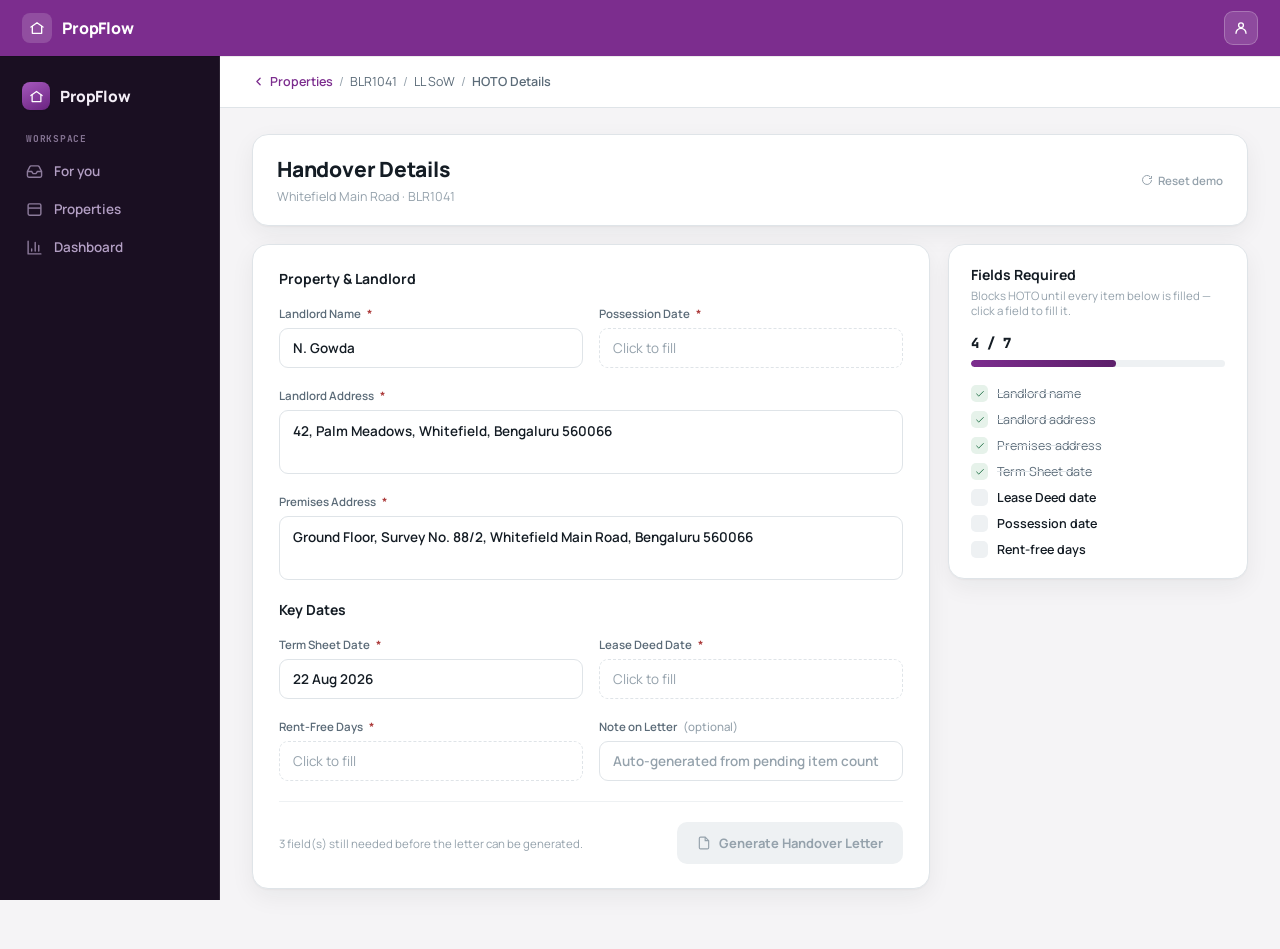
<file: hoto.html>
<!doctype html>
<html lang="en">
<head>
<meta charset="utf-8">
<meta name="viewport" content="width=device-width, initial-scale=1">
<title>HOTO Details — PropFlow</title>
<link rel="stylesheet" href="https://fonts.googleapis.com/css2?family=Manrope:wght@400;500;600;700;800&family=JetBrains+Mono:wght@400;500;600&display=swap">
<link rel="stylesheet" href="common.css">
<style>
  h1{font-size:21px; font-weight:800; margin:0; letter-spacing:-.01em;}
  .sub{font-size:12.5px; color:var(--faint); margin-top:5px;}
  .head{display:flex; align-items:center; justify-content:space-between; gap:24px; background:var(--panel); border:1px solid var(--line); border-radius:16px; padding:20px 24px; box-shadow:var(--shadow-md); animation:riseIn .4s ease-out both;}
  .split{display:grid; grid-template-columns:1fr 300px; gap:18px; align-items:start; animation:riseIn .4s .05s ease-out both;}
  .formcard{border:1px solid var(--line); border-radius:16px; background:var(--panel); box-shadow:var(--shadow-md); padding:24px 26px;}
  .formcard h2{font-size:14px; font-weight:700; margin:0 0 18px;}
  .fgrid{display:grid; grid-template-columns:1fr 1fr; gap:16px; margin-bottom:20px;}
  .fgrid.span2 > div{grid-column:span 2;}
  label{display:flex; align-items:center; gap:6px; font-size:11.5px; font-weight:600; color:var(--muted); margin-bottom:7px;}
  .req{color:var(--bad); font-weight:700;}
  .fld{height:40px; border:1.5px solid var(--line); border-radius:9px; background:var(--panel); padding:0 13px; font-size:13.5px; display:flex; align-items:center; cursor:pointer; transition:border-color .15s;}
  .fld.filled{color:var(--ink); font-weight:600;}
  .fld.empty{color:var(--faint); border-style:dashed;}
  .fld:hover{border-color:var(--accent);}
  .fld.tall{height:auto; min-height:64px; align-items:flex-start; padding-top:10px; line-height:1.5;}

  .divider{height:1px; background:var(--line-soft); margin:4px 0 20px;}
  .genrow{display:flex; align-items:center; justify-content:space-between; gap:16px;}
  .genbtn{height:42px; padding:0 20px; border-radius:10px; font-size:13px; font-weight:700; display:flex; align-items:center; gap:8px; border:none; cursor:pointer; transition:transform .1s, filter .1s;}
  .genbtn.ready{background:var(--accent); color:#fff; box-shadow:var(--shadow-sm);}
  .genbtn.ready:hover{filter:brightness(.96); transform:translateY(-1px);}
  .genbtn.disabled{background:var(--line-soft); color:var(--faint); cursor:not-allowed;}
  .genbtn svg{width:14px;height:14px;}
  .letterinfo{font-size:11.5px; color:var(--faint);}

  .checklist{border:1px solid var(--line); border-radius:16px; background:var(--panel); box-shadow:var(--shadow-md); padding:20px 22px;}
  .checklist h2{font-size:14px; font-weight:700; margin:0 0 4px;}
  .checksub{font-size:11.5px; color:var(--faint); margin:0 0 16px;}
  .cprog{display:flex; align-items:baseline; justify-content:space-between; margin-bottom:8px;}
  .cprog .n{font-family:'JetBrains Mono',monospace; font-size:14px; font-weight:800;}
  .ptrack{height:7px; border-radius:5px; background:var(--line-soft); overflow:hidden; margin-bottom:18px;}
  .pfill{height:100%; background:linear-gradient(90deg,var(--accent),var(--accent-deep)); border-radius:5px; transition:width .3s;}
  .clist{display:flex; flex-direction:column; gap:9px;}
  .crow{display:flex; align-items:center; gap:9px; font-size:12.5px;}
  .crow .ic{width:17px;height:17px; border-radius:5px; flex:none; display:flex; align-items:center; justify-content:center;}
  .crow.done{color:var(--muted); text-decoration:line-through; text-decoration-color:var(--line);}
  .crow.done .ic{background:var(--good-bg); color:var(--good);}
  .crow.todo .ic{background:var(--line-soft); color:var(--faint);}
  .crow.todo{color:var(--ink); font-weight:600;}
  .crow svg{width:10px;height:10px;}
  .letterready{margin-top:18px; padding:14px; border-radius:12px; background:var(--good-bg); display:flex; align-items:center; gap:11px; animation:pop .35s ease-out both;}
  .letterready .ic{width:30px;height:30px;border-radius:9px; background:var(--panel); color:var(--good); display:flex; align-items:center; justify-content:center; flex:none;}
  .letterready .ic svg{width:15px;height:15px;}
  .letterready .t{font-size:12.5px; font-weight:700; color:var(--good);}
  .letterready .d{font-size:11px; color:var(--muted);}
</style>
</head>
<body>
<div class="gtopbar">
  <div class="brand">
    <div class="box"><svg viewBox="0 0 24 24" fill="none" stroke="#fff" stroke-width="2" stroke-linecap="round" stroke-linejoin="round"><path d="M3 10.5 12 4l9 6.5"/><path d="M5 9.5V20h14V9.5"/></svg></div>
    <div class="name">PropFlow</div>
  </div>
  <div class="usermenu">
    <div class="usermenu-btn" id="userMenuBtn"><svg viewBox="0 0 24 24" fill="none" stroke="currentColor" stroke-width="2" stroke-linecap="round" stroke-linejoin="round"><circle cx="12" cy="8" r="3.6"/><path d="M4.5 20c0-4.1 3.4-7.5 7.5-7.5s7.5 3.4 7.5 7.5"/></svg></div>
    <div class="usermenu-dd" id="userMenuDd">
      <div class="usermenu-head">
        <div class="av" style="background:linear-gradient(155deg,#3f6e85,#2c4e60);">RK</div>
        <div><div class="n">R. Kapoor</div><div class="r">PM &middot; Bengaluru</div></div>
      </div>
      <div class="usermenu-rows">
        <div class="usermenu-row"><span class="k">Email</span><span class="v">r.kapoor@savomart.com</span></div>
        <div class="usermenu-row"><span class="k">Role</span><span class="v">PM</span></div>
        <div class="usermenu-row"><span class="k">City access</span><span class="v">Bengaluru</span></div>
      </div>
      <button class="usermenu-out" id="userMenuSignOut">Sign out</button>
    </div>
  </div>
</div>
<div class="app">
  <div class="side">
    <div class="mark">
      <div class="box"><svg viewBox="0 0 24 24" fill="none" stroke="#fff" stroke-width="2" stroke-linecap="round" stroke-linejoin="round"><path d="M3 10.5 12 4l9 6.5"/><path d="M5 9.5V20h14V9.5"/></svg></div>
      <div class="name">PropFlow</div>
    </div>
    <div class="nav">
      <div class="navlabel">Workspace</div>
      <a class="nitem" href="inbox.html"><svg viewBox="0 0 24 24" fill="none" stroke="currentColor" stroke-width="2"><path d="M22 12h-6l-2 3h-4l-2-3H2"/><path d="M5.45 5.11 2 12v6a2 2 0 0 0 2 2h16a2 2 0 0 0 2-2v-6l-3.45-6.89A2 2 0 0 0 16.76 4H7.24a2 2 0 0 0-1.79 1.11Z"/></svg>For you</a>
      <a class="nitem" href="dashboard.html"><svg viewBox="0 0 24 24" fill="none" stroke="currentColor" stroke-width="2"><rect x="3" y="4" width="18" height="16" rx="2"/><path d="M3 10h18"/></svg>Properties</a>
      <a class="nitem" href="bde-stats.html"><svg viewBox="0 0 24 24" fill="none" stroke="currentColor" stroke-width="2" stroke-linecap="round" stroke-linejoin="round"><path d="M3 3v18h18"/><path d="M18 17V9M13 17V5M8 17v-3"/></svg>Dashboard</a>
    </div>
  </div>

  <div class="main">
    <div class="crumbbar">
      <div class="crumb"><a class="back" href="dashboard.html"><svg viewBox="0 0 24 24" fill="none" stroke="currentColor" stroke-width="2.4" stroke-linecap="round" stroke-linejoin="round"><path d="m15 18-6-6 6-6"/></svg>Properties</a> / <a href="property.html">BLR1041</a> / <a href="llsow.html">LL SoW</a> / <b>HOTO Details</b></div>
    </div>

    <div class="wrap" style="max-width:1100px;">
      <div class="head">
        <div><h1>Handover Details</h1><div class="sub">Whitefield Main Road &middot; BLR1041</div></div>
        <button class="reset" id="resetBtn"><svg viewBox="0 0 24 24" fill="none" stroke="currentColor" stroke-width="2"><path d="M21 12a9 9 0 1 1-2.6-6.4"/><path d="M21 4v5h-5"/></svg>Reset demo</button>
      </div>

      <div class="split">
        <div class="formcard">
          <h2>Property &amp; Landlord</h2>
          <div class="fgrid">
            <div><label>Landlord Name <span class="req">*</span></label><div class="fld" data-key="landlord_name"></div></div>
            <div><label>Possession Date <span class="req">*</span></label><div class="fld" data-key="possession_date"></div></div>
          </div>
          <div class="fgrid span2"><div><label>Landlord Address <span class="req">*</span></label><div class="fld tall" data-key="landlord_address"></div></div></div>
          <div class="fgrid span2"><div><label>Premises Address <span class="req">*</span></label><div class="fld tall" data-key="premises_address"></div></div></div>

          <h2 style="margin-top:6px;">Key Dates</h2>
          <div class="fgrid">
            <div><label>Term Sheet Date <span class="req">*</span></label><div class="fld" data-key="term_sheet_date"></div></div>
            <div><label>Lease Deed Date <span class="req">*</span></label><div class="fld" data-key="lease_deed_date"></div></div>
          </div>
          <div class="fgrid">
            <div><label>Rent-Free Days <span class="req">*</span></label><div class="fld" data-key="rent_free_days"></div></div>
            <div><label>Note on Letter <span style="color:var(--faint); font-weight:500;">(optional)</span></label><div class="fld filled" style="color:var(--faint); cursor:default;">Auto-generated from pending item count</div></div>
          </div>

          <div class="divider"></div>
          <div class="genrow">
            <div class="letterinfo" id="genHint"></div>
            <button class="genbtn" id="genBtn"><svg viewBox="0 0 24 24" fill="none" stroke="currentColor" stroke-width="2"><path d="M14 2H6a2 2 0 0 0-2 2v16a2 2 0 0 0 2 2h12a2 2 0 0 0 2-2V8z"/><path d="M14 2v6h6"/></svg>Generate Handover Letter</button>
          </div>
        </div>

        <div class="checklist">
          <h2>Fields Required</h2>
          <p class="checksub">Blocks HOTO until every item below is filled &mdash; click a field to fill it.</p>
          <div class="cprog"><span class="n" id="filledCount"></span></div>
          <div class="ptrack"><div class="pfill" id="progFill"></div></div>
          <div class="clist" id="checks"></div>
          <div id="letterReady"></div>
        </div>
      </div>
    </div>
  </div>
</div>

<script src="common.js"></script>
<script>
var FIELDS = [
  { key:'landlord_name', label:'Landlord name', sample:'N. Gowda' },
  { key:'landlord_address', label:'Landlord address', sample:'42, Palm Meadows, Whitefield, Bengaluru 560066' },
  { key:'premises_address', label:'Premises address', sample:'Ground Floor, Survey No. 88/2, Whitefield Main Road, Bengaluru 560066' },
  { key:'term_sheet_date', label:'Term Sheet date', sample:'22 Aug 2026' },
  { key:'lease_deed_date', label:'Lease Deed date', sample:'25 Aug 2026' },
  { key:'possession_date', label:'Possession date', sample:'1 Sep 2026' },
  { key:'rent_free_days', label:'Rent-free days', sample:'30 days' },
];
var filled = { landlord_name:true, landlord_address:true, premises_address:true, term_sheet_date:true, lease_deed_date:false, possession_date:false, rent_free_days:false };
var letterGenerated = false;

function fillOne() {
  var next = FIELDS.find(function (f) { return !filled[f.key]; });
  if (!next) return;
  filled[next.key] = true;
  render();
  showToast(next.label + ' saved');
}

function render() {
  FIELDS.forEach(function (f) {
    var el = document.querySelector('.fld[data-key="' + f.key + '"]');
    el.className = 'fld' + (el.classList.contains('tall') ? ' tall' : '') + (filled[f.key] ? ' filled' : ' empty');
    el.textContent = filled[f.key] ? f.sample : 'Click to fill';
    el.onclick = fillOne;
  });

  var filledCount = FIELDS.filter(function (f) { return filled[f.key]; }).length;
  var allDone = filledCount === FIELDS.length;
  document.getElementById('filledCount').textContent = filledCount + ' / ' + FIELDS.length;
  document.getElementById('progFill').style.width = Math.round(filledCount / FIELDS.length * 100) + '%';
  document.getElementById('checks').innerHTML = FIELDS.map(function (f) {
    var done = filled[f.key];
    return '<div class="crow ' + (done?'done':'todo') + '"><div class="ic">' + (done ? ICON.check.replace('#fff','currentColor') : '') + '</div>' + f.label + '</div>';
  }).join('');

  var genBtn = document.getElementById('genBtn');
  genBtn.className = 'genbtn ' + (allDone ? 'ready' : 'disabled');
  document.getElementById('genHint').textContent = allDone ? 'All required fields complete.' : (FIELDS.length - filledCount) + ' field(s) still needed before the letter can be generated.';
  genBtn.onclick = allDone ? function () {
    letterGenerated = true;
    render();
    showToast('Annexure-A_BLR1041.pdf generated');
  } : null;

  document.getElementById('letterReady').innerHTML = letterGenerated
    ? '<div class="letterready"><div class="ic">' + ICON.check.replace('#fff','currentColor') + '</div><div><div class="t">Letter generated</div><div class="d">Annexure-A_BLR1041.pdf</div></div></div>'
    : '';
}

document.getElementById('resetBtn').addEventListener('click', function () {
  filled = { landlord_name:true, landlord_address:true, premises_address:true, term_sheet_date:true, lease_deed_date:false, possession_date:false, rent_free_days:false };
  letterGenerated = false;
  render();
});

render();
initUserMenu();
</script>
</body>
</html>
</file>
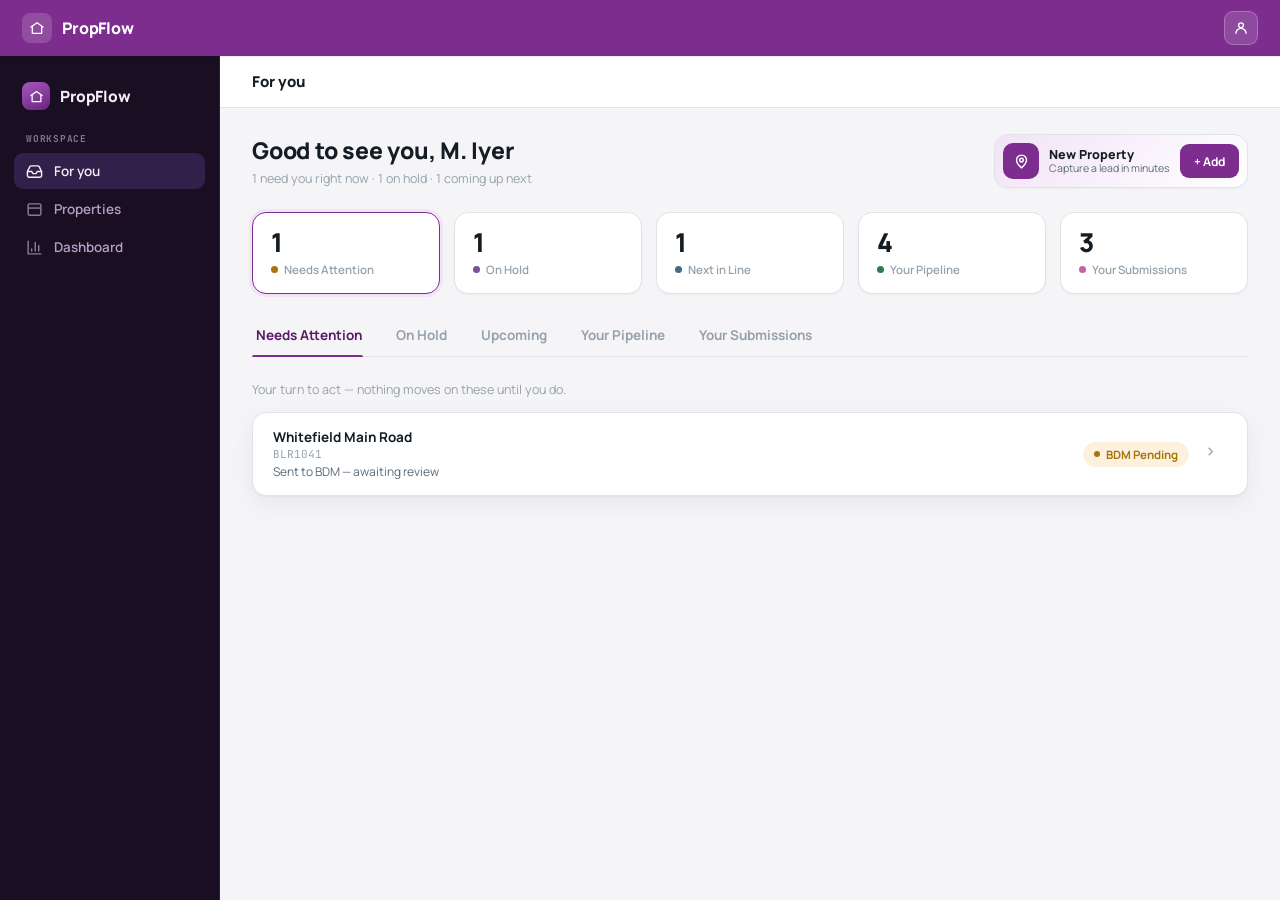
<file: inbox.html>
<!doctype html>
<html lang="en">
<head>
<meta charset="utf-8">
<meta name="viewport" content="width=device-width, initial-scale=1">
<title>For you — PropFlow</title>
<link rel="stylesheet" href="https://fonts.googleapis.com/css2?family=Manrope:wght@400;500;600;700;800&family=JetBrains+Mono:wght@400;500;600&display=swap">
<link rel="stylesheet" href="common.css">
<style>
  .app{width:100%;}
  .topbar{height:52px; border-bottom:1px solid var(--line); background:var(--panel); display:flex; align-items:center; justify-content:space-between; padding:0 32px;}
  .topbar h1{font-size:15px; font-weight:800; margin:0;}
  .header{padding:26px 32px 4px; display:flex; align-items:flex-start; justify-content:space-between; gap:20px;}
  .headtitle{font-size:23px; font-weight:800; margin:0; letter-spacing:-.01em;}
  .headsub{font-size:12.5px; color:var(--faint); margin-top:4px;}
  .headbtns{display:flex; align-items:center; gap:10px; flex:none;}

  .newcard{display:flex; align-items:center; gap:10px; height:54px; padding:0 8px 0 8px; border-radius:14px; background:linear-gradient(135deg,var(--accent-soft),var(--panel)); border:1px solid var(--line); box-shadow:var(--shadow-sm); cursor:pointer; transition:transform .12s, box-shadow .12s;}
  .newcard:hover{transform:translateY(-1px); box-shadow:var(--shadow-md);}
  .newcard-ic{width:36px;height:36px;border-radius:10px; background:var(--accent); color:#fff; display:flex; align-items:center; justify-content:center; flex:none;}
  .newcard-ic svg{width:17px;height:17px;}
  .newcard-body{line-height:1.25;}
  .newcard-t{font-size:12.5px; font-weight:800; color:var(--ink);}
  .newcard-d{font-size:10.5px; color:var(--muted); white-space:nowrap;}
  .newcard-btn{margin-left:auto; height:34px; padding:0 14px; border-radius:9px; background:var(--accent); color:#fff; font-size:12px; font-weight:700; display:flex; align-items:center; flex:none;}

  .metrics{display:grid; grid-template-columns:repeat(5, 1fr); gap:14px; margin:20px 32px 6px;}
  .metric{border:1px solid var(--line); border-radius:14px; background:var(--panel); box-shadow:var(--shadow-sm); padding:16px 18px; animation:riseIn .3s ease-out both; cursor:pointer; transition:transform .12s, box-shadow .12s, border-color .12s;}
  .metric:hover{transform:translateY(-2px); box-shadow:var(--shadow-md);}
  .metric.on{border-color:var(--accent); box-shadow:0 0 0 3px var(--accent-soft);}
  .metric .mval{font-size:26px; font-weight:800; letter-spacing:-.01em; line-height:1;}
  .metric .mlbl{font-size:11.5px; font-weight:600; color:var(--faint); margin-top:7px; display:flex; align-items:center; gap:6px;}
  .metric .mdot{width:7px;height:7px;border-radius:50%; flex:none;}

  .tabbar{position:relative; display:flex; gap:0; border-bottom:1px solid var(--line); margin:20px 32px 0;}
  .tabbtn{padding:12px 4px; margin-right:26px; font-size:13.5px; font-weight:700; color:var(--faint); cursor:pointer; transition:color .15s;}
  .tabbtn:hover{color:var(--muted);}
  .tabbtn.on{color:var(--accent-ink);}
  .tabindicator{position:absolute; bottom:-1px; height:2px; background:var(--accent); border-radius:2px 2px 0 0; transition:left .28s cubic-bezier(.4,0,.2,1), width .28s cubic-bezier(.4,0,.2,1);}

  .section{margin:24px 32px;}
  .secdesc{font-size:12.5px; color:var(--faint); margin:0 0 14px;}

  .rowlist{border:1px solid var(--line); border-radius:14px; background:var(--panel); box-shadow:var(--shadow-md); overflow:hidden;}
  .rowitem{display:flex; align-items:center; gap:14px; padding:15px 20px; border-bottom:1px solid var(--line-soft); cursor:pointer; transition:background .15s; animation:riseIn .3s ease-out both;}
  .rowitem:last-child{border-bottom:none;}
  .rowitem:hover{background:var(--paper);}
  .thumb{width:40px;height:40px;border-radius:10px; flex:none; box-shadow:var(--shadow-sm);}
  .rmain{flex:1; min-width:0;}
  .rname{font-size:13.5px; font-weight:700;}
  .rcode{font-family:'JetBrains Mono',monospace; font-size:11px; color:var(--faint); margin-top:1px;}
  .rnote{font-size:12px; color:var(--muted); margin-top:2px;}
  .rstatus{display:inline-flex; align-items:center; gap:6px; font-size:11.5px; font-weight:700; padding:5px 11px; border-radius:100px; flex:none;}
  .chevbtn{width:24px;height:24px;color:var(--faint); flex:none;}
  .chevbtn svg{width:15px;height:15px;}
  .emptysec{padding:40px 20px; text-align:center; color:var(--faint); font-size:12.5px; border:1px dashed var(--line); border-radius:14px; background:var(--panel);}

  @media (max-width: 720px){
    html{overflow-x:hidden;}
    .topbar{padding:0 16px;}
    .header{flex-direction:column; align-items:stretch; padding:20px 16px 4px; gap:14px;}
    .headtitle{font-size:20px;}
    .headbtns{width:100%;}
    .newcard{width:100%;}
    .newcard-d{white-space:normal;}
    .metrics{grid-template-columns:repeat(3, 1fr); gap:8px; margin:16px 16px 6px;}
    .metric{padding:10px 10px; border-radius:11px;}
    .metric .mval{font-size:17px;}
    .metric .mlbl{font-size:9.5px; margin-top:4px; gap:4px; line-height:1.3;}
    .metric .mdot{width:6px;height:6px;}
    .tabbar{overflow-x:auto; -webkit-overflow-scrolling:touch; flex-wrap:nowrap; margin:18px 16px 0;}
    .tabbar::-webkit-scrollbar{height:4px;}
    .tabbtn{white-space:nowrap;}
    .section{margin:20px 16px;}
    .rowitem{padding:13px 14px; gap:10px;}
    .rstatus{white-space:nowrap;}
  }
</style>
</head>
<body>
<div class="gtopbar">
  <div class="brand">
    <div class="box"><svg viewBox="0 0 24 24" fill="none" stroke="#fff" stroke-width="2" stroke-linecap="round" stroke-linejoin="round"><path d="M3 10.5 12 4l9 6.5"/><path d="M5 9.5V20h14V9.5"/></svg></div>
    <div class="name">PropFlow</div>
  </div>
  <div class="usermenu">
    <div class="usermenu-btn" id="userMenuBtn"><svg viewBox="0 0 24 24" fill="none" stroke="currentColor" stroke-width="2" stroke-linecap="round" stroke-linejoin="round"><circle cx="12" cy="8" r="3.6"/><path d="M4.5 20c0-4.1 3.4-7.5 7.5-7.5s7.5 3.4 7.5 7.5"/></svg></div>
    <div class="usermenu-dd" id="userMenuDd">
      <div class="usermenu-head">
        <div class="av" style="background:linear-gradient(155deg,#7c4f96,#5a3970);">MI</div>
        <div><div class="n">M. Iyer</div><div class="r">BDM &middot; Bengaluru</div></div>
      </div>
      <div class="usermenu-rows">
        <div class="usermenu-row"><span class="k">Email</span><span class="v">m.iyer@savomart.com</span></div>
        <div class="usermenu-row"><span class="k">Role</span><span class="v">BDM</span></div>
        <div class="usermenu-row"><span class="k">City access</span><span class="v">Bengaluru</span></div>
        <div class="usermenu-row"><span class="k">Session</span><span class="v">Active</span></div>
      </div>
      <button class="usermenu-out" id="userMenuSignOut">Sign out</button>
    </div>
  </div>
</div>
<div class="app">
  <div class="side">
    <div class="mark">
      <div class="box"><svg viewBox="0 0 24 24" fill="none" stroke="#fff" stroke-width="2" stroke-linecap="round" stroke-linejoin="round"><path d="M3 10.5 12 4l9 6.5"/><path d="M5 9.5V20h14V9.5"/></svg></div>
      <div class="name">PropFlow</div>
    </div>
    <div class="nav">
      <div class="navlabel">Workspace</div>
      <a class="nitem on" href="inbox.html"><svg viewBox="0 0 24 24" fill="none" stroke="currentColor" stroke-width="2"><path d="M22 12h-6l-2 3h-4l-2-3H2"/><path d="M5.45 5.11 2 12v6a2 2 0 0 0 2 2h16a2 2 0 0 0 2-2v-6l-3.45-6.89A2 2 0 0 0 16.76 4H7.24a2 2 0 0 0-1.79 1.11Z"/></svg>For you</a>
      <a class="nitem" href="dashboard.html"><svg viewBox="0 0 24 24" fill="none" stroke="currentColor" stroke-width="2"><rect x="3" y="4" width="18" height="16" rx="2"/><path d="M3 10h18"/></svg>Properties</a>
      <a class="nitem" href="bde-stats.html"><svg viewBox="0 0 24 24" fill="none" stroke="currentColor" stroke-width="2" stroke-linecap="round" stroke-linejoin="round"><path d="M3 3v18h18"/><path d="M18 17V9M13 17V5M8 17v-3"/></svg>Dashboard</a>
    </div>
  </div>

  <div class="main">
    <div class="topbar">
      <h1>For you</h1>
    </div>

    <div class="header">
      <div>
        <h1 class="headtitle">Good to see you, M. Iyer</h1>
        <div class="headsub" id="headsub"></div>
      </div>
      <div class="headbtns">
        <a class="newcard" href="new-property.html?from=inbox.html">
          <div class="newcard-ic"><svg viewBox="0 0 24 24" fill="none" stroke="#fff" stroke-width="2" stroke-linecap="round" stroke-linejoin="round"><path d="M12 21s-7-5.686-7-11a7 7 0 0 1 14 0c0 5.314-7 11-7 11Z"/><circle cx="12" cy="10" r="2.6"/></svg></div>
          <div class="newcard-body"><div class="newcard-t">New Property</div><div class="newcard-d">Capture a lead in minutes</div></div>
          <div class="newcard-btn">+ Add</div>
        </a>
      </div>
    </div>

    <div class="metrics">
      <div class="metric" data-jump="need"><div class="mval" id="mNeed">0</div><div class="mlbl"><span class="mdot" style="background:#a9740c;"></span>Needs Attention</div></div>
      <div class="metric" data-jump="hold"><div class="mval" id="mHold">0</div><div class="mlbl"><span class="mdot" style="background:#7c4f96;"></span>On Hold</div></div>
      <div class="metric" data-jump="next"><div class="mval" id="mNext">0</div><div class="mlbl"><span class="mdot" style="background:#3f6e85;"></span>Next in Line</div></div>
      <div class="metric" data-jump="pipe"><div class="mval" id="mPipe">0</div><div class="mlbl"><span class="mdot" style="background:#2f7a53;"></span>Your Pipeline</div></div>
      <div class="metric" data-jump="subs" id="mySubsMetric"><div class="mval" id="mSubs">0</div><div class="mlbl"><span class="mdot" style="background:#c95fa8;"></span>Your Submissions</div></div>
    </div>

    <div class="tabbar" id="tabBar">
      <div class="tabbtn on" data-tab="need">Needs Attention</div>
      <div class="tabbtn" data-tab="hold">On Hold</div>
      <div class="tabbtn" data-tab="next">Upcoming</div>
      <div class="tabbtn" data-tab="pipe">Your Pipeline</div>
      <div class="tabbtn" data-tab="subs">Your Submissions</div>
      <div class="tabindicator" id="tabIndicator"></div>
    </div>

    <div class="section tabpane" data-pane="need">
      <div class="secdesc">Your turn to act — nothing moves on these until you do.</div>
      <div class="rowlist" id="needList"></div>
    </div>

    <div class="section tabpane" data-pane="hold" style="display:none;">
      <div class="secdesc">Paused, not closed — you can still act on these whenever you're ready.</div>
      <div class="rowlist" id="holdList"></div>
    </div>

    <div class="section tabpane" data-pane="next" style="display:none;">
      <div class="secdesc">One stage away — these land in Needs Attention once the current stage clears.</div>
      <div class="rowlist" id="nextList"></div>
    </div>

    <div class="section tabpane" data-pane="pipe" style="display:none;">
      <div class="secdesc">Properties you already acted on — now with a later stage. For visibility, not action.</div>
      <div class="rowlist" id="pipeList"></div>
    </div>

    <div class="section tabpane" data-pane="subs" id="mySubmissions" style="display:none;">
      <div class="secdesc">Properties you personally submitted, across every stage they've since moved through.</div>
      <div class="rowlist" id="subsList"></div>
    </div>
  </div>
</div>

<script src="common.js"></script>
<script>
var STATUS_MAP = {
  bde:      { label:'BDE Pending',  bg:'#e2ebee', color:'#1f3947' },
  siteeval: { label:'Site Eval',    bg:'#e2ebee', color:'#1f3947' },
  bdm:      { label:'BDM Pending',  bg:'#fbf1dc', color:'#a9740c' },
  cxo:      { label:'CXO Pending',  bg:'#fbf1dc', color:'#a9740c' },
  ic:       { label:'IC Pending',   bg:'#fbf1dc', color:'#a9740c' },
  approved: { label:'IC Approved',  bg:'#e6f2ea', color:'#2f7a53' },
  rejected: { label:'Rejected',     bg:'#f8e8e8', color:'#ad3d3d' },
  hold:     { label:'On Hold',      bg:'#efe6f4', color:'#7c4f96' },
  catchment_prog: { label:'Catchment In Progress', bg:'#fbf1dc', color:'#a9740c' },
  catchment_new:  { label:'Catchment Eligible',    bg:'#e2ebee', color:'#1f3947' },
  catchment_done: { label:'Catchment Complete',    bg:'#e6f2ea', color:'#2f7a53' },
  llsow_pending:  { label:'LL SoW Pending',        bg:'#fbf1dc', color:'#a9740c' },
  llsow_upcoming: { label:'LL SoW Upcoming',       bg:'#e2ebee', color:'#1f3947' },
  hoto_done:      { label:'HOTO Complete',         bg:'#e6f2ea', color:'#2f7a53' },
};

// Pipeline data + per-role derivation now live in common.js (getRoleSections), shared with
// the sidebar Quick Stats widget so both stay in sync off one source of truth.
var role = getCurrentRole();
var sections = getRoleSections(role);
var u = getCurrentUser();

document.querySelector('.headtitle').textContent = 'Good to see you, ' + u.name;
document.getElementById('headsub').textContent = sections.need.length + ' need you right now · ' + sections.hold.length + ' on hold · ' + sections.next.length + ' coming up next';
document.getElementById('mNeed').textContent = sections.need.length;
document.getElementById('mHold').textContent = sections.hold.length;
document.getElementById('mNext').textContent = sections.next.length;
document.getElementById('mPipe').textContent = sections.pipe.length;

var LOCAL_SUB_CODES = {};
try {
  JSON.parse(localStorage.getItem('propflow_new_properties') || '[]').forEach(function (r) { LOCAL_SUB_CODES[r.code] = true; });
} catch (e) { /* ignore malformed storage */ }

function propertyHref(code) {
  return LOCAL_SUB_CODES[code] ? 'property-new.html?code=' + encodeURIComponent(code) : 'property.html?code=' + encodeURIComponent(code);
}

function renderList(elId, rows) {
  var el = document.getElementById(elId);
  if (!rows.length) { el.outerHTML = '<div class="emptysec" id="' + elId + '">Nothing here right now.</div>'; return; }
  el.innerHTML = rows.map(function (r) {
    var s = STATUS_MAP[r.status];
    return '<div class="rowitem" onclick="window.location.href=\'' + propertyHref(r.code) + '\'">' +
      '<div class="rmain"><div class="rname">' + r.name + '</div><div class="rcode mono">' + r.code + '</div><div class="rnote">' + r.note + '</div></div>' +
      '<span class="rstatus" style="background:' + s.bg + '; color:' + s.color + ';"><span class="dot"></span>' + s.label + '</span>' +
      '<div class="chevbtn"><svg viewBox="0 0 24 24" fill="none" stroke="currentColor" stroke-width="2"><path d="m9 6 6 6-6 6"/></svg></div>' +
      '</div>';
  }).join('');
}
renderList('needList', sections.need);
renderList('holdList', sections.hold);
renderList('nextList', sections.next);
renderList('pipeList', sections.pipe);

// Your Submissions: properties this browser's user personally submitted (localStorage-backed
// demo entries from the New Property flow), plus a few seeded examples so it's never empty.
var MY_SUBMISSIONS = [
  { code:'BLR1041', name:'Whitefield Main Road', status:'bdm', note:'Submitted 12 Aug — now with BDM' },
  { code:'BLR1044', name:'Koramangala 5th Block', status:'siteeval', note:'Submitted 20 Aug — now in Site Evaluation' },
  { code:'CHN1030', name:'Velachery Bypass', status:'approved', note:'Submitted 15 Aug — IC approved 5 Sep' },
];
try {
  var storedSubs = JSON.parse(localStorage.getItem('propflow_new_properties') || '[]');
  storedSubs.forEach(function (r) {
    MY_SUBMISSIONS.unshift({ code:r.code, name:r.detail.locality, status:'bde', note:'Submitted ' + r.detail.submittedAt + ' — with BDE' });
  });
} catch (e) { /* ignore malformed storage */ }
document.getElementById('mSubs').textContent = MY_SUBMISSIONS.length;
renderList('subsList', MY_SUBMISSIONS);

function moveTabIndicator(btn) {
  var ind = document.getElementById('tabIndicator');
  ind.style.left = btn.offsetLeft + 'px';
  ind.style.width = btn.offsetWidth + 'px';
}

function selectTab(key) {
  var btn = document.querySelector('.tabbtn[data-tab="' + key + '"]');
  if (!btn) return;
  document.querySelectorAll('.tabbtn').forEach(function (b) { b.classList.remove('on'); });
  btn.classList.add('on');
  moveTabIndicator(btn);
  document.querySelectorAll('.tabpane').forEach(function (p) {
    p.style.display = (p.getAttribute('data-pane') === key) ? '' : 'none';
  });
  document.querySelectorAll('.metric[data-jump]').forEach(function (m) {
    m.classList.toggle('on', m.getAttribute('data-jump') === key);
  });
}

document.querySelectorAll('.tabbtn').forEach(function (btn) {
  btn.addEventListener('click', function () { selectTab(btn.getAttribute('data-tab')); });
});
document.querySelectorAll('.metric[data-jump]').forEach(function (m) {
  m.addEventListener('click', function () { selectTab(m.getAttribute('data-jump')); });
});

selectTab('need');
window.addEventListener('resize', function () { moveTabIndicator(document.querySelector('.tabbtn.on')); });

initUserMenu();
</script>
</body>
</html>
</file>
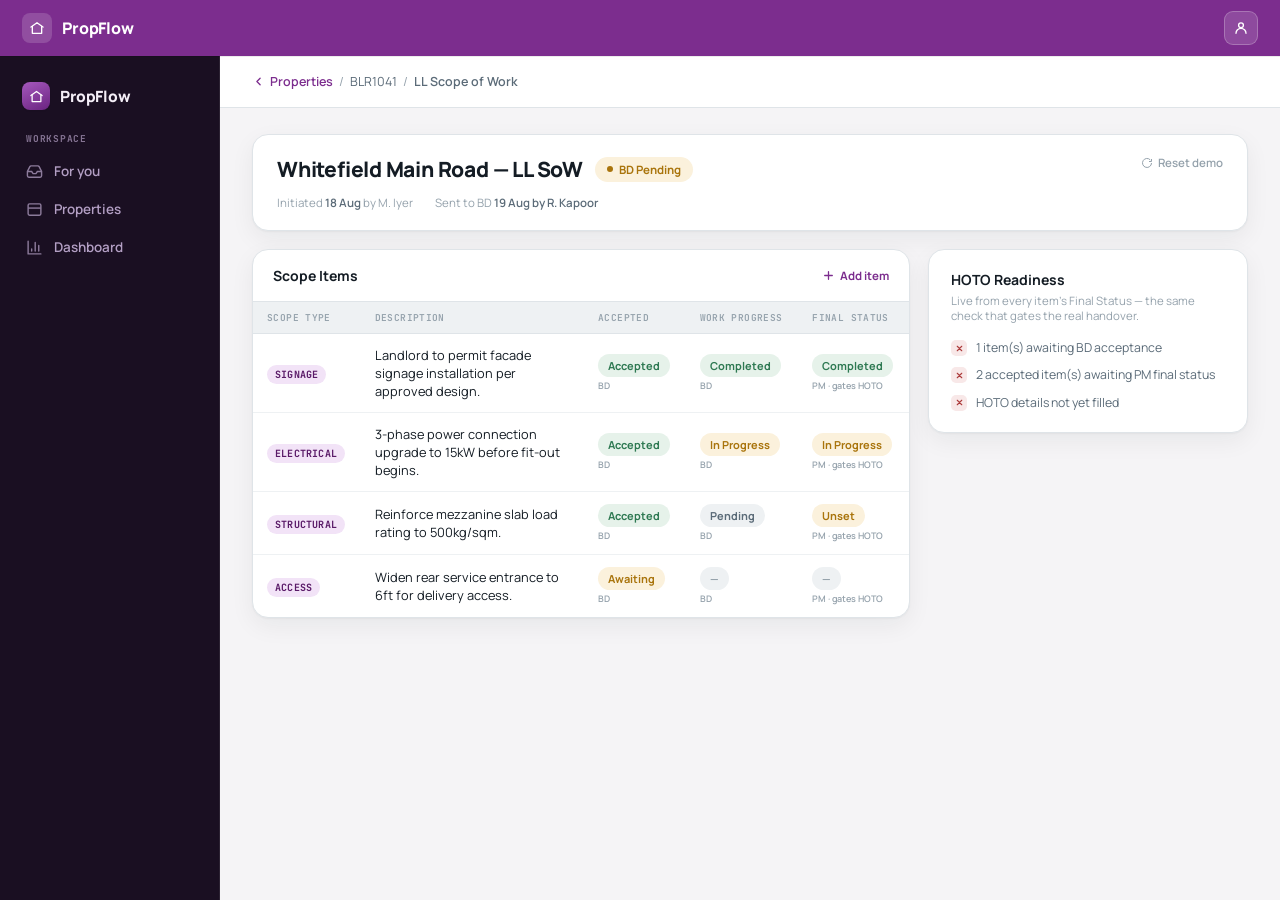
<file: llsow.html>
<!doctype html>
<html lang="en">
<head>
<meta charset="utf-8">
<meta name="viewport" content="width=device-width, initial-scale=1">
<title>LL SoW — PropFlow</title>
<link rel="stylesheet" href="https://fonts.googleapis.com/css2?family=Manrope:wght@400;500;600;700;800&family=JetBrains+Mono:wght@400;500;600&display=swap">
<link rel="stylesheet" href="common.css">
<style>
  h1{font-size:21px; font-weight:800; margin:0; letter-spacing:-.01em;}
  .htitle{display:flex; align-items:center; gap:12px;}
  .head{display:flex; align-items:flex-start; justify-content:space-between; gap:24px; background:var(--panel); border:1px solid var(--line); border-radius:16px; padding:20px 24px; box-shadow:var(--shadow-md); animation:riseIn .4s ease-out both;}
  .timeline{display:flex; gap:22px; margin-top:12px;}
  .tl{font-size:11.5px; color:var(--faint);}
  .tl b{color:var(--muted); font-weight:600;}
  .headactions{display:flex; gap:10px;}

  .split{display:grid; grid-template-columns:1fr 320px; gap:18px; align-items:start; animation:riseIn .4s .05s ease-out both;}
  .itable{border:1px solid var(--line); border-radius:16px; background:var(--panel); box-shadow:var(--shadow-md); overflow:hidden;}
  .itophead{display:flex; align-items:center; justify-content:space-between; padding:16px 20px; border-bottom:1px solid var(--line);}
  .itophead h2{font-size:14px; font-weight:700; margin:0;}
  .addbtn{font-size:11.5px; font-weight:700; color:var(--accent); display:flex; align-items:center; gap:5px; cursor:pointer;}
  .addbtn svg{width:13px;height:13px;}
  table{width:100%; border-collapse:collapse; font-size:12.8px;}
  th{text-align:left; font-family:'JetBrains Mono',monospace; font-size:9.5px; font-weight:600; letter-spacing:.04em; text-transform:uppercase; color:var(--faint); padding:9px 14px; border-bottom:1px solid var(--line); background:var(--line-soft);}
  td{padding:12px 14px; border-bottom:1px solid var(--line-soft); vertical-align:middle;}
  tr:last-child td{border-bottom:none;}
  .scopetype{font-family:'JetBrains Mono',monospace; font-size:10px; font-weight:700; letter-spacing:.02em; text-transform:uppercase; color:var(--accent-ink); background:var(--accent-soft); padding:3px 8px; border-radius:100px; white-space:nowrap;}
  .desc{font-size:12.8px; color:var(--ink); max-width:220px;}
  .pill{display:inline-flex; align-items:center; gap:5px; font-size:11px; font-weight:700; padding:4px 10px; border-radius:100px; cursor:pointer; transition:all .15s; white-space:nowrap;}
  .pill:hover{filter:brightness(.97);}
  .pill.yes{background:var(--good-bg); color:var(--good);}
  .pill.no{background:var(--bad-bg); color:var(--bad);}
  .pill.wait{background:var(--pend-bg); color:var(--pend);}
  .pill.neut{background:var(--neut-bg); color:var(--neut);}
  .pill.locked{background:var(--line-soft); color:var(--faint); cursor:default;}
  .collabel{font-size:9px; color:var(--faint); font-weight:600; display:block; margin-top:2px;}

  .blockcard{border:1px solid var(--line); border-radius:16px; background:var(--panel); box-shadow:var(--shadow-md); padding:20px 22px;}
  .blockcard h2{font-size:14px; font-weight:700; margin:0 0 4px;}
  .blocksub{font-size:11.5px; color:var(--faint); margin:0 0 16px;}
  .blist{display:flex; flex-direction:column; gap:9px;}
  .brow{display:flex; align-items:flex-start; gap:9px; font-size:12.3px; color:var(--muted); line-height:1.5;}
  .brow .ic{width:16px;height:16px; border-radius:5px; flex:none; margin-top:1px; display:flex; align-items:center; justify-content:center;}
  .brow.block .ic{background:var(--bad-bg); color:var(--bad);}
  .brow svg{width:9px;height:9px;}
  .allclear{display:flex; flex-direction:column; align-items:center; text-align:center; padding:20px 10px; color:var(--good);}
  .allclear .bigic{width:40px;height:40px;border-radius:50%; background:var(--good-bg); display:flex; align-items:center; justify-content:center; margin-bottom:10px;}
  .allclear .bigic svg{width:20px;height:20px;}
  .allclear .t{font-size:13px; font-weight:700; color:var(--ink);}
  .allclear .d{font-size:11.5px; color:var(--muted); margin-top:3px;}
</style>
</head>
<body>
<div class="gtopbar">
  <div class="brand">
    <div class="box"><svg viewBox="0 0 24 24" fill="none" stroke="#fff" stroke-width="2" stroke-linecap="round" stroke-linejoin="round"><path d="M3 10.5 12 4l9 6.5"/><path d="M5 9.5V20h14V9.5"/></svg></div>
    <div class="name">PropFlow</div>
  </div>
  <div class="usermenu">
    <div class="usermenu-btn" id="userMenuBtn"><svg viewBox="0 0 24 24" fill="none" stroke="currentColor" stroke-width="2" stroke-linecap="round" stroke-linejoin="round"><circle cx="12" cy="8" r="3.6"/><path d="M4.5 20c0-4.1 3.4-7.5 7.5-7.5s7.5 3.4 7.5 7.5"/></svg></div>
    <div class="usermenu-dd" id="userMenuDd">
      <div class="usermenu-head">
        <div class="av" style="background:linear-gradient(155deg,#3f6e85,#2c4e60);">RK</div>
        <div><div class="n">R. Kapoor</div><div class="r">PM &middot; Bengaluru</div></div>
      </div>
      <div class="usermenu-rows">
        <div class="usermenu-row"><span class="k">Email</span><span class="v">r.kapoor@savomart.com</span></div>
        <div class="usermenu-row"><span class="k">Role</span><span class="v">PM</span></div>
        <div class="usermenu-row"><span class="k">City access</span><span class="v">Bengaluru</span></div>
      </div>
      <button class="usermenu-out" id="userMenuSignOut">Sign out</button>
    </div>
  </div>
</div>
<div class="app">
  <div class="side">
    <div class="mark">
      <div class="box"><svg viewBox="0 0 24 24" fill="none" stroke="#fff" stroke-width="2" stroke-linecap="round" stroke-linejoin="round"><path d="M3 10.5 12 4l9 6.5"/><path d="M5 9.5V20h14V9.5"/></svg></div>
      <div class="name">PropFlow</div>
    </div>
    <div class="nav">
      <div class="navlabel">Workspace</div>
      <a class="nitem" href="inbox.html"><svg viewBox="0 0 24 24" fill="none" stroke="currentColor" stroke-width="2"><path d="M22 12h-6l-2 3h-4l-2-3H2"/><path d="M5.45 5.11 2 12v6a2 2 0 0 0 2 2h16a2 2 0 0 0 2-2v-6l-3.45-6.89A2 2 0 0 0 16.76 4H7.24a2 2 0 0 0-1.79 1.11Z"/></svg>For you</a>
      <a class="nitem" href="dashboard.html"><svg viewBox="0 0 24 24" fill="none" stroke="currentColor" stroke-width="2"><rect x="3" y="4" width="18" height="16" rx="2"/><path d="M3 10h18"/></svg>Properties</a>
      <a class="nitem" href="bde-stats.html"><svg viewBox="0 0 24 24" fill="none" stroke="currentColor" stroke-width="2" stroke-linecap="round" stroke-linejoin="round"><path d="M3 3v18h18"/><path d="M18 17V9M13 17V5M8 17v-3"/></svg>Dashboard</a>
    </div>
  </div>

  <div class="main">
    <div class="crumbbar">
      <div class="crumb"><a class="back" href="dashboard.html"><svg viewBox="0 0 24 24" fill="none" stroke="currentColor" stroke-width="2.4" stroke-linecap="round" stroke-linejoin="round"><path d="m15 18-6-6 6-6"/></svg>Properties</a> / <a href="property.html">BLR1041</a> / <b>LL Scope of Work</b></div>
    </div>

    <div class="wrap">
      <div class="head">
        <div>
          <div class="htitle"><h1>Whitefield Main Road &mdash; LL SoW</h1><span class="status" id="statusPill"></span></div>
          <div class="timeline"><div class="tl">Initiated <b>18 Aug</b> by M. Iyer</div><div class="tl">Sent to BD <b id="sentDate">&mdash;</b></div></div>
        </div>
        <div style="display:flex; flex-direction:column; align-items:flex-end; gap:10px;">
          <button class="reset" id="resetBtn"><svg viewBox="0 0 24 24" fill="none" stroke="currentColor" stroke-width="2"><path d="M21 12a9 9 0 1 1-2.6-6.4"/><path d="M21 4v5h-5"/></svg>Reset demo</button>
          <div class="headactions" id="headActions"></div>
        </div>
      </div>

      <div class="split">
        <div class="itable">
          <div class="itophead"><h2>Scope Items</h2><div class="addbtn" onclick="notWired('Add item')"><svg viewBox="0 0 24 24" fill="none" stroke="currentColor" stroke-width="2.4" stroke-linecap="round"><path d="M12 5v14M5 12h14"/></svg>Add item</div></div>
          <table>
            <thead><tr><th>Scope Type</th><th>Description</th><th>Accepted</th><th>Work Progress</th><th>Final Status</th></tr></thead>
            <tbody id="itemRows"></tbody>
          </table>
        </div>
        <div class="blockcard">
          <h2>HOTO Readiness</h2>
          <p class="blocksub">Live from every item's Final Status &mdash; the same check that gates the real handover.</p>
          <div id="blockers"></div>
        </div>
      </div>
    </div>
  </div>
</div>

<script src="common.js"></script>
<script>
var items = [
  { type:'Signage', desc:'Landlord to permit facade signage installation per approved design.', accepted:true, work:'completed', final:'completed' },
  { type:'Electrical', desc:'3-phase power connection upgrade to 15kW before fit-out begins.', accepted:true, work:'in_progress', final:'in_progress' },
  { type:'Structural', desc:'Reinforce mezzanine slab load rating to 500kg/sqm.', accepted:true, work:'pending', final: null },
  { type:'Access', desc:'Widen rear service entrance to 6ft for delivery access.', accepted: null, work:null, final:null },
];
var sentToBd = true;
var ORDER = [null, 'pending', 'in_progress', 'completed'];

function pillFor(kind, val) {
  if (kind === 'accept') {
    if (val === true) return { cls:'yes', label:'Accepted' };
    if (val === false) return { cls:'no', label:'Rejected' };
    return { cls:'wait', label:'Awaiting' };
  }
  var map = { completed:{cls:'yes',label:'Completed'}, in_progress:{cls:'wait',label:'In Progress'}, pending:{cls:'neut',label:'Pending'} };
  return val ? map[val] : { cls:'wait', label: kind === 'final' ? 'Unset' : 'Pending' };
}

function cycleAccept(i) {
  var it = items[i];
  it.accepted = it.accepted === null ? true : it.accepted === true ? false : null;
  if (it.accepted !== true) { it.work = null; it.final = null; }
  render();
}
function cycleWork(i) {
  var it = items[i]; if (it.accepted !== true) return;
  it.work = ORDER[(ORDER.indexOf(it.work) + 1) % ORDER.length] || 'pending';
  render();
}
function cycleFinal(i) {
  var it = items[i]; if (it.accepted !== true) return;
  it.final = ORDER[(ORDER.indexOf(it.final) + 1) % ORDER.length];
  render();
}

function renderItems() {
  document.getElementById('itemRows').innerHTML = items.map(function (it, i) {
    var ac = pillFor('accept', it.accepted);
    var locked = it.accepted !== true;
    var wp = locked ? { cls:'locked', label:'—' } : pillFor('work', it.work);
    var fs = locked ? { cls:'locked', label:'—' } : pillFor('final', it.final);
    return '<tr><td><span class="scopetype">' + it.type + '</span></td><td class="desc">' + it.desc + '</td>' +
      '<td><div class="pill ' + ac.cls + '" data-act="accept" data-i="' + i + '">' + ac.label + '</div><span class="collabel">BD</span></td>' +
      '<td><div class="pill ' + wp.cls + '" data-act="work" data-i="' + i + '">' + wp.label + '</div><span class="collabel">BD</span></td>' +
      '<td><div class="pill ' + fs.cls + '" data-act="final" data-i="' + i + '">' + fs.label + '</div><span class="collabel">PM &middot; gates HOTO</span></td></tr>';
  }).join('');
  Array.prototype.forEach.call(document.querySelectorAll('.pill[data-act]'), function (el) {
    el.addEventListener('click', function () {
      var i = Number(el.getAttribute('data-i')), act = el.getAttribute('data-act');
      if (act === 'accept') cycleAccept(i); else if (act === 'work') cycleWork(i); else cycleFinal(i);
    });
  });
}

function renderStatus() {
  var unaccepted = items.filter(function (i) { return i.accepted === null; }).length;
  var incomplete = items.filter(function (i) { return i.accepted === true && i.final !== 'completed'; }).length;
  var label = !sentToBd ? 'In Progress' : unaccepted ? 'BD Pending' : 'Verification Pending';
  var bg = !sentToBd ? '#f2e3f7' : '#fbf1dc', color = !sentToBd ? '#7c2d8e' : '#a9740c';
  var pill = document.getElementById('statusPill');
  pill.style.background = bg; pill.style.color = color;
  pill.innerHTML = '<span class="dot"></span>' + label;
  document.getElementById('sentDate').textContent = sentToBd ? '19 Aug by R. Kapoor' : '—';

  var actions = '';
  if (!sentToBd) actions = '<div class="hbtn primary" id="sendBtn"><svg viewBox="0 0 24 24" fill="none" stroke="#fff" stroke-width="2" stroke-linecap="round" stroke-linejoin="round"><path d="m22 2-7 20-4-9-9-4Z"/><path d="M22 2 11 13"/></svg>Send to BD</div>';
  else if (sentToBd && !unaccepted && !incomplete) actions = '<a class="hbtn primary" href="hoto.html">Initiate HOTO</a>';
  document.getElementById('headActions').innerHTML = actions;
  var sendBtn = document.getElementById('sendBtn');
  if (sendBtn) sendBtn.addEventListener('click', function () { sentToBd = true; render(); showToast('Sent to BD — items now open for acceptance'); });

  var blockers = [];
  if (unaccepted) blockers.push(unaccepted + ' item(s) awaiting BD acceptance');
  if (incomplete) blockers.push(incomplete + ' accepted item(s) awaiting PM final status');
  blockers.push('HOTO details not yet filled');

  var el = document.getElementById('blockers');
  if (blockers.length) {
    el.innerHTML = '<div class="blist">' + blockers.map(function (b) {
      return '<div class="brow block"><div class="ic">' + ICON_X + '</div>' + b + '</div>';
    }).join('') + '</div>';
  } else {
    el.innerHTML = '<div class="allclear"><div class="bigic">' + ICON.check + '</div><div class="t">Ready for HOTO</div><div class="d">Every accepted item has a Final Status. HOTO Details can now be filled.</div></div>';
  }
}

var ICON_X = '<svg viewBox="0 0 24 24" fill="none" stroke="currentColor" stroke-width="3" stroke-linecap="round"><path d="M18 6 6 18M6 6l12 12"/></svg>';

function render() { renderItems(); renderStatus(); }

document.getElementById('resetBtn').addEventListener('click', function () {
  items = [
    { type:'Signage', desc:'Landlord to permit facade signage installation per approved design.', accepted:true, work:'completed', final:'completed' },
    { type:'Electrical', desc:'3-phase power connection upgrade to 15kW before fit-out begins.', accepted:true, work:'in_progress', final:'in_progress' },
    { type:'Structural', desc:'Reinforce mezzanine slab load rating to 500kg/sqm.', accepted:true, work:'pending', final: null },
    { type:'Access', desc:'Widen rear service entrance to 6ft for delivery access.', accepted: null, work:null, final:null },
  ];
  sentToBd = true;
  render();
});

render();
initUserMenu();
</script>
</body>
</html>
</file>
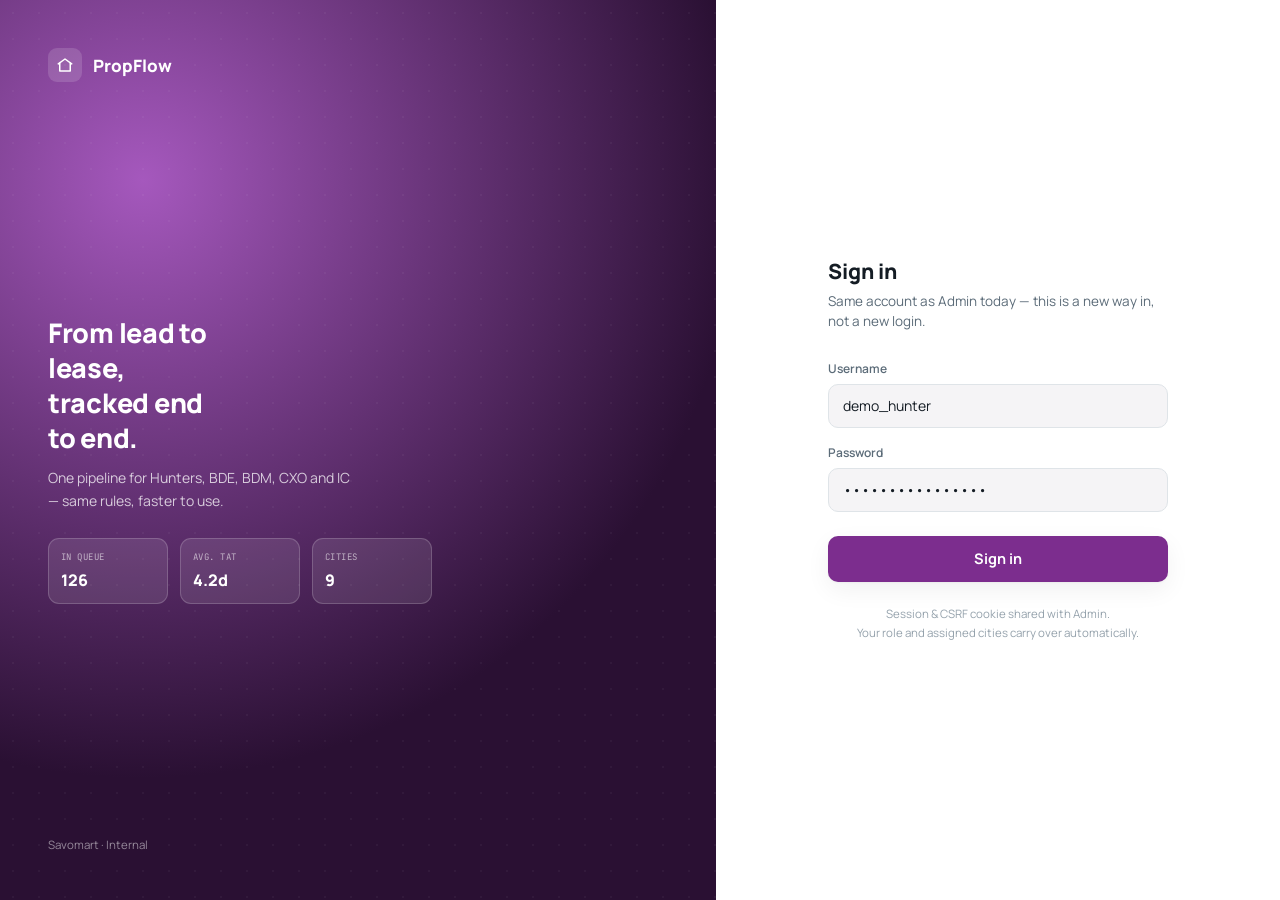
<file: login.html>
<!doctype html>
<html lang="en">
<head>
<meta charset="utf-8">
<meta name="viewport" content="width=device-width, initial-scale=1">
<title>Sign in — PropFlow</title>
<link rel="stylesheet" href="https://fonts.googleapis.com/css2?family=Manrope:wght@400;500;600;700;800&family=JetBrains+Mono:wght@400;500;600&display=swap">
<link rel="stylesheet" href="common.css">
<style>
  body{background:var(--panel);}
  .loginwrap{width:100%; min-height:100vh; display:flex; flex-direction:row;}
  .brandpanel{flex:1.1; background:radial-gradient(circle at 20% 20%, #a558bd, #2a1033 65%); position:relative; overflow:hidden; display:flex; flex-direction:column; justify-content:space-between; padding:48px;}
  .brandpanel::before{content:""; position:absolute; inset:0; background-image:radial-gradient(rgba(255,255,255,.08) 1px, transparent 1px); background-size:26px 26px; opacity:.5;}
  .bp-top{position:relative; display:flex; align-items:center; gap:11px;}
  .bp-top .box{width:34px;height:34px;border-radius:9px; background:rgba(255,255,255,.14); display:flex; align-items:center; justify-content:center;}
  .bp-top svg{width:18px;height:18px;}
  .bp-top .name{color:#fff; font-size:17px; font-weight:800;}
  .bp-mid{position:relative; color:#fff;}
  .bp-mid h2{font-size:27px; font-weight:800; line-height:1.3; margin:0 0 12px; max-width:9ch; letter-spacing:-.01em;}
  .bp-mid p{font-size:14px; color:rgba(255,255,255,.75); max-width:34ch; line-height:1.6; margin:0;}
  .bp-cards{position:relative; display:flex; gap:12px; margin-top:26px;}
  .bpc{width:120px; background:rgba(255,255,255,.1); border:1px solid rgba(255,255,255,.18); border-radius:11px; padding:12px;}
  .bpc .l{font-family:'JetBrains Mono',monospace; font-size:9px; color:rgba(255,255,255,.6); text-transform:uppercase; letter-spacing:.05em; margin-bottom:6px;}
  .bpc .v{color:#fff; font-size:16px; font-weight:800;}
  .bp-bottom{position:relative; font-size:11.5px; color:rgba(255,255,255,.5);}
  .formpanel{flex:1; display:flex; align-items:center; justify-content:center; background:var(--panel);}
  .card{width:340px;}
  h1{font-size:21px; font-weight:800; margin:0 0 6px;}
  .sub{font-size:13.5px; color:var(--muted); margin:0 0 28px; line-height:1.5;}
  label{display:block; font-size:12px; font-weight:600; color:var(--muted); margin-bottom:7px;}
  .field{margin-bottom:16px;}
  input.input{width:100%; height:44px; border:1.5px solid var(--line); border-radius:10px; background:var(--paper); padding:0 14px; font-size:14px; font-family:inherit; color:var(--ink); outline:none; transition:border-color .15s, box-shadow .15s;}
  input.input:focus{border-color:var(--accent); box-shadow:0 0 0 3px rgba(63,110,133,.14); background:var(--panel);}
  .btn{width:100%; height:46px; border:none; border-radius:10px; background:var(--accent); color:#fff; font-size:14.5px; font-weight:700; font-family:inherit; margin-top:8px; box-shadow:var(--shadow-md); cursor:pointer; transition:filter .12s;}
  .btn:hover{filter:brightness(.96);}
  .note{margin-top:22px; text-align:center; font-size:11.5px; color:var(--faint); line-height:1.7;}
</style>
</head>
<body>
<div class="loginwrap">
  <div class="brandpanel">
    <div class="bp-top">
      <div class="box"><svg viewBox="0 0 24 24" fill="none" stroke="#fff" stroke-width="2" stroke-linecap="round" stroke-linejoin="round"><path d="M3 10.5 12 4l9 6.5"/><path d="M5 9.5V20h14V9.5"/></svg></div>
      <div class="name">PropFlow</div>
    </div>
    <div class="bp-mid">
      <h2>From lead to lease, tracked end to end.</h2>
      <p>One pipeline for Hunters, BDE, BDM, CXO and IC — same rules, faster to use.</p>
      <div class="bp-cards">
        <div class="bpc"><div class="l">In queue</div><div class="v">126</div></div>
        <div class="bpc"><div class="l">Avg. TAT</div><div class="v">4.2d</div></div>
        <div class="bpc"><div class="l">Cities</div><div class="v">9</div></div>
      </div>
    </div>
    <div class="bp-bottom">Savomart &middot; Internal</div>
  </div>

  <div class="formpanel">
    <form class="card" id="loginForm">
      <h1>Sign in</h1>
      <p class="sub">Same account as Admin today — this is a new way in, not a new login.</p>
      <div class="field">
        <label>Username</label>
        <input class="input mono" value="demo_hunter" />
      </div>
      <div class="field">
        <label>Password</label>
        <input class="input mono" type="password" value="notarealpassword" />
      </div>
      <button class="btn" type="submit">Sign in</button>
      <div class="note">Session &amp; CSRF cookie shared with Admin.<br>Your role and assigned cities carry over automatically.</div>
    </form>
  </div>
</div>
<script>
  document.getElementById('loginForm').addEventListener('submit', function (e) {
    e.preventDefault();
    window.location.href = 'inbox.html';
  });
</script>
</body>
</html>
</file>
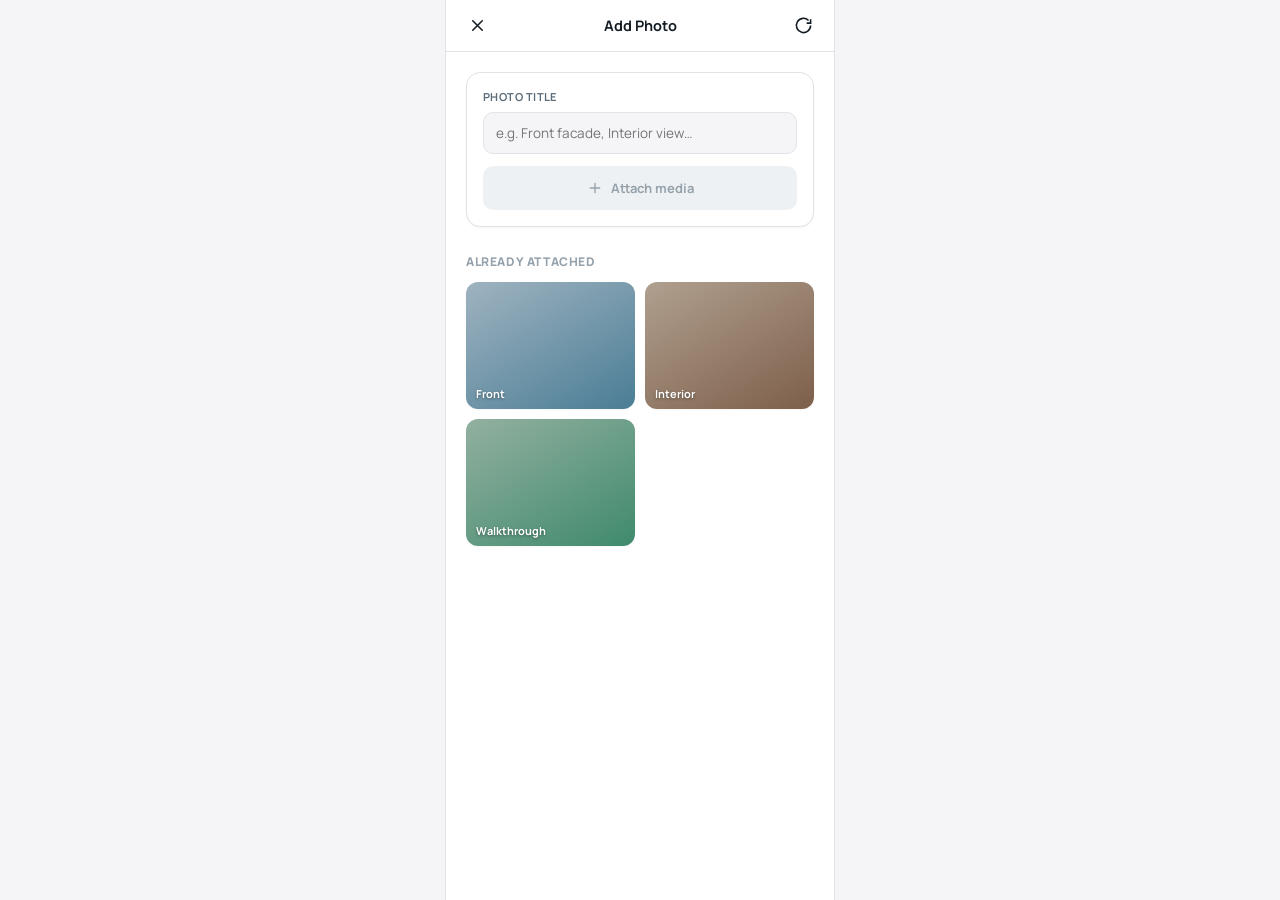
<file: media-upload.html>
<!doctype html>
<html lang="en">
<head>
<meta charset="utf-8">
<meta name="viewport" content="width=device-width, initial-scale=1">
<title>Add Photo — PropFlow</title>
<link rel="stylesheet" href="https://fonts.googleapis.com/css2?family=Manrope:wght@400;500;600;700;800&family=JetBrains+Mono:wght@400;500;600&display=swap">
<link rel="stylesheet" href="common.css">
<style>
  body{display:flex; justify-content:center;}
  .phone{width:390px; min-height:100vh; display:flex; flex-direction:column; background:var(--panel); border-left:1px solid var(--line); border-right:1px solid var(--line);}
  .topbar{flex:none; height:52px; display:flex; align-items:center; justify-content:space-between; padding:0 14px; border-bottom:1px solid var(--line);}
  .iconbtn{width:34px;height:34px;border-radius:10px; display:flex; align-items:center; justify-content:center; color:var(--ink); cursor:pointer; border:none; background:none;}
  .iconbtn svg{width:19px;height:19px;}
  .toptitle{font-size:14.5px; font-weight:700;}
  .content{flex:1; padding:20px 20px 24px;}
  .preview{width:100%; aspect-ratio:4/3; border-radius:16px; background:linear-gradient(150deg,#9fb3c0,#4a7d95); position:relative; overflow:hidden; box-shadow:var(--shadow-sm); margin-bottom:20px;}
  .preview .tag{position:absolute; top:10px; left:10px; background:rgba(255,255,255,.92); color:var(--bad); font-family:'JetBrains Mono',monospace; font-size:9px; font-weight:700; letter-spacing:.04em; text-transform:uppercase; padding:3px 8px; border-radius:100px;}
  .preview .name{position:absolute; bottom:10px; left:12px; color:#fff; font-weight:700; font-size:13px; text-shadow:0 1px 3px rgba(0,0,0,.4);}
  .stepline{display:flex; align-items:flex-start; gap:0; margin-bottom:22px;}
  .sp{flex:1; text-align:center;}
  .sp .n{width:26px;height:26px;border-radius:50%;background:var(--line-soft); color:var(--faint); font-family:'JetBrains Mono',monospace; font-size:10.5px; font-weight:700; display:flex; align-items:center; justify-content:center; margin:0 auto 6px;}
  .sp.done .n{background:var(--good); color:#fff;}
  .sp.on .n{background:var(--accent); color:#fff;}
  .sp .l{font-size:9.5px; font-weight:700; color:var(--muted);}
  .spline{flex:0 0 30px; height:2px; background:var(--line); margin-top:-19px;}
  .spline.done{background:var(--good);}
  .progresscard{border:1.5px solid var(--accent); border-radius:16px; background:var(--panel); padding:16px; box-shadow:var(--shadow-sm); margin-bottom:18px;}
  .pc-top{display:flex; align-items:center; justify-content:space-between; margin-bottom:10px;}
  .pc-label{font-size:13px; font-weight:700;}
  .pc-pct{font-family:'JetBrains Mono',monospace; font-size:13px; font-weight:700; color:var(--accent-ink);}
  .ptrack{height:8px; border-radius:5px; background:var(--line-soft); overflow:hidden;}
  .pfill{height:100%; background:linear-gradient(90deg,var(--accent),var(--accent-deep)); border-radius:5px; transition:width .2s linear;}
  .pnote{font-size:11px; color:var(--faint); margin-top:9px;}
  .donecard{display:flex; flex-direction:column; align-items:center; text-align:center; padding:26px 16px; animation:fadeUp .3s ease-out both;}
  .donecard .ic{width:56px;height:56px;border-radius:50%; background:var(--good-bg); color:var(--good); display:flex; align-items:center; justify-content:center; margin-bottom:14px; animation:pop .4s ease-out both;}
  .donecard .ic svg{width:26px;height:26px;}
  .donecard .t{font-size:15px; font-weight:800; margin-bottom:5px;}
  .donecard .d{font-size:12.5px; color:var(--muted); max-width:26ch; line-height:1.5;}
  .btnrow{display:flex; gap:10px; margin-top:18px;}
  .btn{flex:1; height:46px; border-radius:12px; font-size:13.5px; font-weight:700; display:flex; align-items:center; justify-content:center; border:none; cursor:pointer;}
  .btn.primary{background:var(--accent); color:#fff; box-shadow:var(--shadow-sm);}
  .btn.ghost{background:var(--line-soft); color:var(--ink);}
  .note{margin-top:20px; border:1px solid var(--line); border-radius:14px; background:var(--panel); padding:13px 14px; font-size:11.5px; color:var(--muted); line-height:1.6; box-shadow:var(--shadow-sm);}
  .note b{color:var(--ink);}

  .titlestep{border:1px solid var(--line); border-radius:14px; background:var(--panel); padding:16px; box-shadow:var(--shadow-sm); margin-bottom:18px;}
  .titlestep label{display:block; font-size:11px; font-weight:700; color:var(--muted); margin-bottom:8px; text-transform:uppercase; letter-spacing:.04em;}
  .titleinput{width:100%; height:42px; border:1.5px solid var(--line); border-radius:10px; background:var(--paper); padding:0 12px; font-size:13.5px; font-family:inherit; color:var(--ink);}
  .titleinput:focus{outline:none; border-color:var(--accent); box-shadow:0 0 0 3px var(--accent-soft); background:var(--panel);}
  .attachbtn{margin-top:12px; height:44px; border-radius:10px; background:var(--accent); color:#fff; font-size:13px; font-weight:700; display:flex; align-items:center; justify-content:center; gap:8px; border:none; cursor:pointer; width:100%;}
  .attachbtn:disabled{background:var(--line-soft); color:var(--faint); cursor:not-allowed;}
  .attachbtn svg{width:16px;height:16px;}
  .flowzone{display:none;}
  .flowzone.show{display:block;}

  .gallery{margin-top:26px;}
  .gallery h3{font-size:12px; font-weight:800; color:var(--faint); text-transform:uppercase; letter-spacing:.05em; margin:0 0 12px;}
  .gtiles{display:grid; grid-template-columns:1fr 1fr; gap:10px;}
  .gtile{aspect-ratio:4/3; border-radius:12px; position:relative; overflow:hidden; display:flex; align-items:flex-end; box-shadow:var(--shadow-sm);}
  .gtile .lb{padding:8px 10px; font-size:11px; font-weight:700; color:#fff; text-shadow:0 1px 3px rgba(0,0,0,.4);}
  .gdoc{display:flex; align-items:center; gap:10px; border:1px solid var(--line); border-radius:12px; background:var(--panel); padding:12px 14px; margin-bottom:8px; box-shadow:var(--shadow-sm);}
  .gdoc .ic{width:32px;height:32px;border-radius:8px; background:var(--line-soft); color:var(--muted); display:flex; align-items:center; justify-content:center; flex:none;}
  .gdoc .ic svg{width:15px;height:15px;}
  .gdoc .t{font-size:12.5px; font-weight:700;}
  .gdoc .d{font-size:10.5px; color:var(--faint); margin-top:1px;}
</style>
</head>
<body>
<div class="phone">
  <div class="topbar">
    <button class="iconbtn" onclick="window.location.href='property.html'"><svg viewBox="0 0 24 24" fill="none" stroke="currentColor" stroke-width="2" stroke-linecap="round"><path d="M18 6 6 18M6 6l12 12"/></svg></button>
    <div class="toptitle" id="topTitle">Add Photo</div>
    <button class="iconbtn" id="resetBtn"><svg viewBox="0 0 24 24" fill="none" stroke="currentColor" stroke-width="2"><path d="M21 12a9 9 0 1 1-2.6-6.4"/><path d="M21 4v5h-5"/></svg></button>
  </div>
  <div class="content">

    <div class="titlestep">
      <label for="titleInput" id="titleLabel">Title</label>
      <input class="titleinput" id="titleInput" placeholder="e.g. Front facade, Interior view&hellip;">
      <button class="attachbtn" id="attachBtn" disabled><svg viewBox="0 0 24 24" fill="none" stroke="currentColor" stroke-width="2" stroke-linecap="round"><path d="M12 5v14M5 12h14"/></svg>Attach media</button>
    </div>

    <div class="flowzone" id="flowZone">
      <div class="preview" id="previewBox"><div class="tag">Required</div><div class="name" id="previewName">IMG_20260907.jpg</div></div>

      <div class="stepline">
        <div class="sp done"><div class="n" id="step1n"></div><div class="l">Select</div></div>
        <div class="spline done"></div>
        <div class="sp done"><div class="n" id="step2n"></div><div class="l">Compress</div></div>
        <div class="spline done" id="line2"></div>
        <div class="sp" id="step3"><div class="n" id="step3n">3</div><div class="l">Upload</div></div>
        <div class="spline" id="line3"></div>
        <div class="sp" id="step4"><div class="n">4</div><div class="l">Attach</div></div>
      </div>

      <div id="progressZone"></div>

      <div class="note"><b>Behind the scenes, unchanged:</b> a 15-minute signed PUT URL, extension + content-type checked, path-regex validated before it's attached &mdash; identical to today's flow, just shown as it happens.</div>
    </div>

    <div class="gallery" id="gallery"></div>
  </div>
</div>

<script src="common.js"></script>
<script>
var params = new URLSearchParams(window.location.search);
var uploadType = params.get('type') === 'doc' ? 'doc' : 'photo';
var presetTitle = params.get('title') || '';

var EXISTING_PHOTOS = [
  { title:'Front', grad:'linear-gradient(150deg,#9fb3c0,#4a7d95)' },
  { title:'Interior', grad:'linear-gradient(150deg,#b0a08f,#7d5f4a)' },
  { title:'Walkthrough', grad:'linear-gradient(150deg,#93b0a0,#3f8a6d)' },
];
var EXISTING_DOCS = [
  { title:'Title Deed.pdf', size:'2.1 MB' },
  { title:'Rent Agreement.docx', size:'640 KB' },
];

document.getElementById('topTitle').textContent = uploadType === 'doc' ? 'Add Document' : (presetTitle ? 'Add ' + presetTitle + ' Photo' : 'Add Photo');
document.getElementById('titleLabel').textContent = uploadType === 'doc' ? 'Document Title' : 'Photo Title';
document.getElementById('titleInput').placeholder = uploadType === 'doc' ? 'e.g. Title Deed, Rent Agreement…' : 'e.g. Front facade, Interior view…';
document.title = (uploadType === 'doc' ? 'Add Document' : 'Add Photo') + ' — PropFlow';
if (presetTitle) { document.getElementById('titleInput').value = presetTitle; }

var DOC_ICON = '<svg viewBox="0 0 24 24" fill="none" stroke="currentColor" stroke-width="2"><path d="M14 2H6a2 2 0 0 0-2 2v16a2 2 0 0 0 2 2h12a2 2 0 0 0 2-2V8z"/><path d="M14 2v6h6"/></svg>';

function renderGallery() {
  var host = document.getElementById('gallery');
  if (uploadType === 'doc') {
    host.innerHTML = '<h3>Already Attached</h3>' + EXISTING_DOCS.map(function (d) {
      return '<div class="gdoc"><div class="ic">' + DOC_ICON + '</div><div><div class="t">' + d.title + '</div><div class="d">' + d.size + '</div></div></div>';
    }).join('');
  } else {
    host.innerHTML = '<h3>Already Attached</h3><div class="gtiles">' + EXISTING_PHOTOS.map(function (p) {
      return '<div class="gtile" style="background:' + p.grad + ';"><div class="lb">' + p.title + '</div></div>';
    }).join('') + '</div>';
  }
}
renderGallery();

var titleInput = document.getElementById('titleInput');
var attachBtn = document.getElementById('attachBtn');
function syncAttachBtn() { attachBtn.disabled = !titleInput.value.trim(); }
titleInput.addEventListener('input', syncAttachBtn);
syncAttachBtn();

document.getElementById('step1n').innerHTML = ICON.check.replace('#fff','currentColor');
document.getElementById('step2n').innerHTML = ICON.check.replace('#fff','currentColor');

var pct = 0, timer = null;
function start() {
  pct = 0;
  clearInterval(timer);
  render();
  timer = setInterval(function () {
    pct = Math.min(100, pct + Math.round(4 + Math.random() * 9));
    render();
    if (pct >= 100) clearInterval(timer);
  }, 220);
}

function render() {
  var done = pct >= 100;
  var title = titleInput.value.trim() || (uploadType === 'doc' ? 'Document' : 'Photo');
  document.getElementById('previewName').textContent = uploadType === 'doc' ? title : 'IMG_20260907.jpg';
  document.getElementById('step3').className = 'sp ' + (done ? 'done' : 'on');
  document.getElementById('step3n').innerHTML = done ? ICON.check.replace('#fff','currentColor') : '3';
  document.getElementById('line3').className = 'spline' + (done ? ' done' : '');
  document.getElementById('step4').className = 'sp' + (done ? ' done' : '');

  if (!done) {
    document.getElementById('progressZone').innerHTML =
      '<div class="progresscard"><div class="pc-top"><span class="pc-label">Uploading to GCS&hellip;</span><span class="pc-pct">' + pct + '%</span></div>' +
      '<div class="ptrack"><div class="pfill" style="width:' + pct + '%;"></div></div>' +
      '<div class="pnote">' + (18.2 * pct / 100).toFixed(1) + ' / 18.2 MB &middot; compressed from 51 MB on-device</div></div>';
  } else {
    document.getElementById('progressZone').innerHTML =
      '<div class="donecard"><div class="ic">' + ICON.check.replace('#fff','currentColor') + '</div><div class="t">"' + title + '" attached</div><div class="d">18.2 MB uploaded and linked to BLR1041</div></div>' +
      '<div class="btnrow"><div class="btn ghost" id="againBtn">Add another</div><a class="btn primary" href="property.html">Done</a></div>';
    var again = document.getElementById('againBtn');
    if (again) again.addEventListener('click', function () {
      document.getElementById('flowZone').classList.remove('show');
      titleInput.value = '';
      syncAttachBtn();
    });
  }
}

attachBtn.addEventListener('click', function () {
  document.getElementById('flowZone').classList.add('show');
  start();
});
document.getElementById('resetBtn').addEventListener('click', function () {
  document.getElementById('flowZone').classList.remove('show');
  titleInput.value = presetTitle;
  syncAttachBtn();
});
</script>
</body>
</html>
</file>
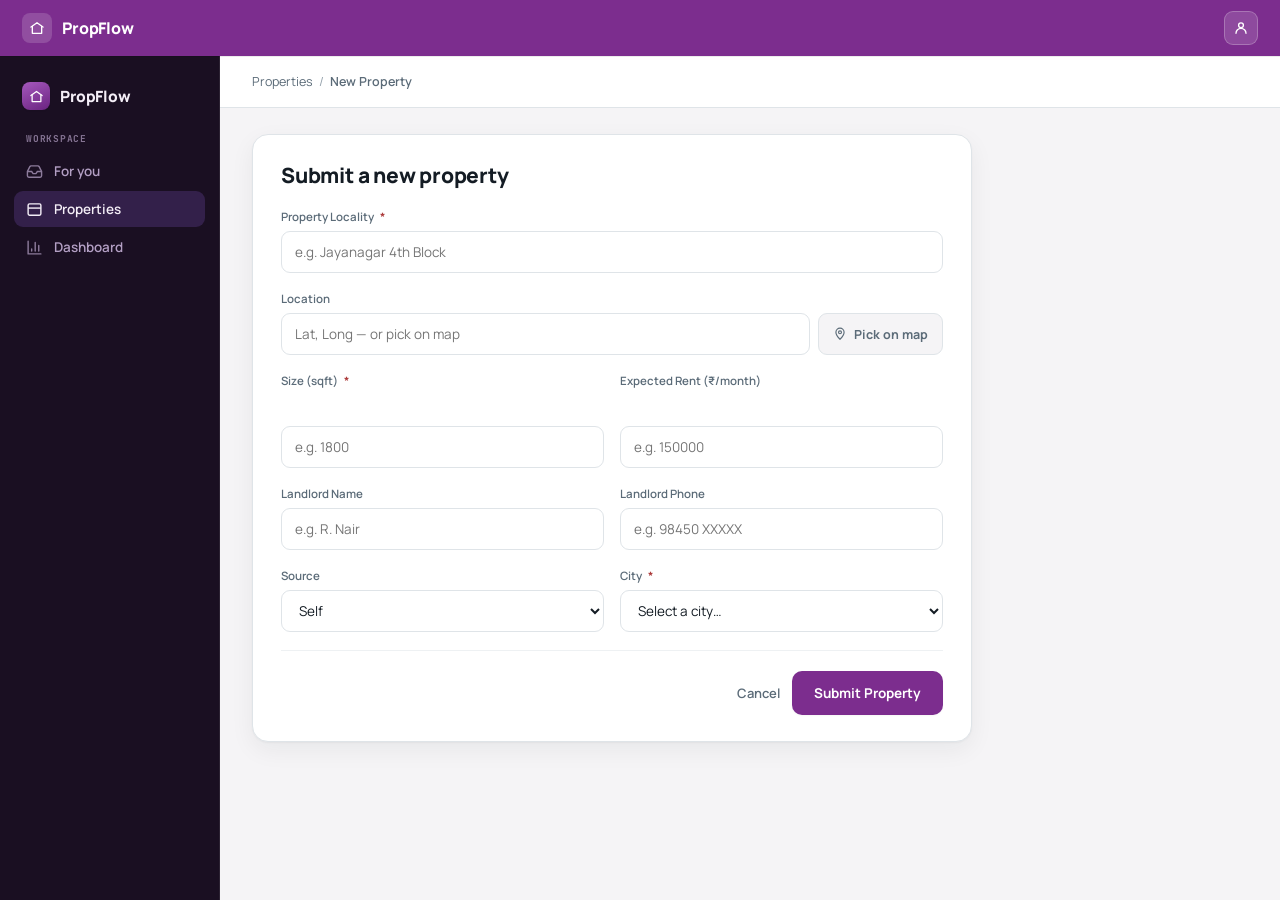
<file: new-property.html>
<!doctype html>
<html lang="en">
<head>
<meta charset="utf-8">
<meta name="viewport" content="width=device-width, initial-scale=1">
<title>New Property — PropFlow</title>
<link rel="stylesheet" href="https://fonts.googleapis.com/css2?family=Manrope:wght@400;500;600;700;800&family=JetBrains+Mono:wght@400;500;600&display=swap">
<link rel="stylesheet" href="common.css">
<style>
  h1{font-size:21px; font-weight:800; margin:0; letter-spacing:-.01em;}
  .sub{font-size:12.5px; color:var(--faint); margin-top:5px;}
  .head{background:var(--panel); border:1px solid var(--line); border-radius:16px; padding:20px 24px; box-shadow:var(--shadow-md); animation:riseIn .4s ease-out both;}
  .formcard{border:1px solid var(--line); border-radius:16px; background:var(--panel); box-shadow:var(--shadow-md); padding:26px 28px; max-width:720px; animation:riseIn .4s .05s ease-out both;}
  .formcard h2{font-size:14px; font-weight:700; margin:0 0 4px;}
  .formsub{font-size:12px; color:var(--faint); margin:0 0 20px;}
  .fgrid{display:grid; grid-template-columns:1fr 1fr; gap:16px; margin-bottom:18px;}
  .fgrid.span2 > div{grid-column:span 2;}
  .fgrid.fpair{display:flex; flex-wrap:nowrap; gap:16px;}
  .fgrid.fpair > div{flex:1; min-width:0;}
  .fgrid.fpair label{min-height:46px; align-items:flex-start;}
  label{display:flex; align-items:center; gap:6px; font-size:11.5px; font-weight:600; color:var(--muted); margin-bottom:7px;}
  .req{color:var(--bad); font-weight:700;}
  input.fld, select.fld, textarea.fld{width:100%; height:42px; border:1.5px solid var(--line); border-radius:9px; background:var(--panel); padding:0 13px; font-size:13.5px; font-family:inherit; color:var(--ink); outline:none; transition:border-color .15s, box-shadow .15s;}
  input.fld:focus, select.fld:focus, textarea.fld:focus{border-color:var(--accent); box-shadow:0 0 0 3px var(--accent-soft);}
  textarea.fld{height:auto; padding-top:10px; resize:vertical; line-height:1.5;}
  .locfield{display:flex; gap:8px;}
  .locfield input{flex:1;}
  .locbtn{flex:none; height:42px; padding:0 14px; border-radius:9px; border:1.5px solid var(--line); background:var(--paper); color:var(--muted); font-size:12.5px; font-weight:700; display:flex; align-items:center; gap:7px; cursor:pointer;}
  .locbtn:hover{border-color:var(--accent); color:var(--accent);}
  .locbtn svg{width:14px;height:14px;}
  .divider{height:1px; background:var(--line-soft); margin:6px 0 20px;}
  .formactions{display:flex; align-items:center; justify-content:flex-end; gap:12px;}
  .cancel{font-size:13px; font-weight:600; color:var(--muted);}
  .submitbtn{height:44px; padding:0 22px; border-radius:10px; background:var(--accent); color:#fff; font-size:13.5px; font-weight:700; border:none; cursor:pointer; box-shadow:var(--shadow-sm); transition:transform .1s, filter .1s;}
  .submitbtn:hover{filter:brightness(.96); transform:translateY(-1px);}
  .err{font-size:11.5px; color:var(--bad); margin-top:5px; display:none;}
  .fld.invalid{border-color:var(--bad);}
</style>
</head>
<body>
<div class="gtopbar">
  <div class="brand">
    <div class="box"><svg viewBox="0 0 24 24" fill="none" stroke="#fff" stroke-width="2" stroke-linecap="round" stroke-linejoin="round"><path d="M3 10.5 12 4l9 6.5"/><path d="M5 9.5V20h14V9.5"/></svg></div>
    <div class="name">PropFlow</div>
  </div>
  <div class="usermenu">
    <div class="usermenu-btn" id="userMenuBtn"><svg viewBox="0 0 24 24" fill="none" stroke="currentColor" stroke-width="2" stroke-linecap="round" stroke-linejoin="round"><circle cx="12" cy="8" r="3.6"/><path d="M4.5 20c0-4.1 3.4-7.5 7.5-7.5s7.5 3.4 7.5 7.5"/></svg></div>
    <div class="usermenu-dd" id="userMenuDd">
      <div class="usermenu-head">
        <div class="av" style="background:linear-gradient(155deg,#7c4f96,#5a3970);">MI</div>
        <div><div class="n">M. Iyer</div><div class="r">BDM &middot; Bengaluru</div></div>
      </div>
      <div class="usermenu-rows">
        <div class="usermenu-row"><span class="k">Email</span><span class="v">m.iyer@savomart.com</span></div>
        <div class="usermenu-row"><span class="k">Role</span><span class="v">BDM</span></div>
        <div class="usermenu-row"><span class="k">City access</span><span class="v">Bengaluru</span></div>
      </div>
      <button class="usermenu-out" id="userMenuSignOut">Sign out</button>
    </div>
  </div>
</div>
<div class="app">
  <div class="side">
    <div class="mark">
      <div class="box"><svg viewBox="0 0 24 24" fill="none" stroke="#fff" stroke-width="2" stroke-linecap="round" stroke-linejoin="round"><path d="M3 10.5 12 4l9 6.5"/><path d="M5 9.5V20h14V9.5"/></svg></div>
      <div class="name">PropFlow</div>
    </div>
    <div class="nav">
      <div class="navlabel">Workspace</div>
      <a class="nitem" href="inbox.html"><svg viewBox="0 0 24 24" fill="none" stroke="currentColor" stroke-width="2"><path d="M22 12h-6l-2 3h-4l-2-3H2"/><path d="M5.45 5.11 2 12v6a2 2 0 0 0 2 2h16a2 2 0 0 0 2-2v-6l-3.45-6.89A2 2 0 0 0 16.76 4H7.24a2 2 0 0 0-1.79 1.11Z"/></svg>For you</a>
      <a class="nitem on" href="dashboard.html"><svg viewBox="0 0 24 24" fill="none" stroke="currentColor" stroke-width="2"><rect x="3" y="4" width="18" height="16" rx="2"/><path d="M3 10h18"/></svg>Properties</a>
      <a class="nitem" href="bde-stats.html"><svg viewBox="0 0 24 24" fill="none" stroke="currentColor" stroke-width="2" stroke-linecap="round" stroke-linejoin="round"><path d="M3 3v18h18"/><path d="M18 17V9M13 17V5M8 17v-3"/></svg>Dashboard</a>
    </div>
  </div>

  <div class="main">
    <div class="crumbbar">
      <div class="crumb"><a href="dashboard.html">Properties</a> / <b>New Property</b></div>
    </div>

    <div class="wrap">
      <form class="formcard" id="propForm" novalidate>
        <h1 style="margin-bottom:20px;">Submit a new property</h1>
        <div class="fgrid span2">
          <div>
            <label>Property Locality <span class="req">*</span></label>
            <input class="fld" id="f_locality" placeholder="e.g. Jayanagar 4th Block" />
            <div class="err" id="e_locality">Locality is required.</div>
          </div>
        </div>
        <div class="fgrid span2">
          <div>
            <label>Location</label>
            <div class="locfield">
              <input class="fld" id="f_location" placeholder="Lat, Long — or pick on map" />
              <div class="locbtn" onclick="notWired('Map picker')"><svg viewBox="0 0 24 24" fill="none" stroke="currentColor" stroke-width="2"><path d="M12 21s7-6.5 7-12a7 7 0 1 0-14 0c0 5.5 7 12 7 12Z"/><circle cx="12" cy="9" r="2.5"/></svg>Pick on map</div>
            </div>
          </div>
        </div>
        <div class="fgrid fpair">
          <div>
            <label>Size (sqft) <span class="req">*</span></label>
            <input class="fld" id="f_size" type="number" min="0" placeholder="e.g. 1800" />
            <div class="err" id="e_size">Size is required.</div>
          </div>
          <div>
            <label>Expected Rent (&#8377;/month)</label>
            <input class="fld" id="f_rent" type="number" min="0" placeholder="e.g. 150000" />
          </div>
        </div>

        <div class="fgrid">
          <div>
            <label>Landlord Name</label>
            <input class="fld" id="f_landlord" placeholder="e.g. R. Nair" />
          </div>
          <div>
            <label>Landlord Phone</label>
            <input class="fld" id="f_phone" type="tel" placeholder="e.g. 98450 XXXXX" />
          </div>
        </div>

        <div class="fgrid">
          <div>
            <label>Source</label>
            <select class="fld" id="f_source">
              <option value="Self" selected>Self</option>
              <option value="Consultant">Consultant</option>
              <option value="Employee Referral">Employee Referral</option>
            </select>
          </div>
          <div>
            <label>City <span class="req">*</span></label>
            <select class="fld" id="f_city">
              <option value="">Select a city&hellip;</option>
              <option value="BLR">Bengaluru</option>
              <option value="CHN">Chennai</option>
              <option value="HYD">Hyderabad</option>
            </select>
            <div class="err" id="e_city">City is required.</div>
          </div>
        </div>

        <div class="divider"></div>
        <div class="formactions">
          <a class="cancel" id="cancelLink" href="dashboard.html">Cancel</a>
          <button class="submitbtn" type="submit">Submit Property</button>
        </div>
      </form>
    </div>
  </div>
</div>

<script src="common.js"></script>
<script>
var CITY_NAMES = { BLR:'Bengaluru', CHN:'Chennai', HYD:'Hyderabad' };
var CITY_THUMBS = { BLR:'linear-gradient(135deg,#9fc0d1,#4a7d95)', CHN:'linear-gradient(135deg,#a8c9b0,#4a8a5f)', HYD:'linear-gradient(135deg,#c9b8a0,#a97b4a)' };
var BASE_COUNTS = { BLR: 1044, CHN: 1030, HYD: 1015 };

function nextCode(city) {
  var counters = {};
  try { counters = JSON.parse(localStorage.getItem('propflow_code_counters') || '{}'); } catch (e) {}
  var cur = counters[city] || BASE_COUNTS[city] || 1000;
  var next = cur + 1;
  counters[city] = next;
  localStorage.setItem('propflow_code_counters', JSON.stringify(counters));
  return city + next;
}

function field(id) { return document.getElementById(id); }

// Cancel returns to wherever this form was opened from; only a successful
// submit lands on the Properties list.
var fromPage = new URLSearchParams(window.location.search).get('from');
document.getElementById('cancelLink').setAttribute('href', fromPage || 'dashboard.html');

function validate() {
  var ok = true;
  [['f_locality','e_locality'], ['f_size','e_size'], ['f_city','e_city']].forEach(function (pair) {
    var input = field(pair[0]), err = field(pair[1]);
    var empty = !input.value || !input.value.trim();
    input.classList.toggle('invalid', empty);
    err.style.display = empty ? 'block' : 'none';
    if (empty) ok = false;
  });
  return ok;
}

document.getElementById('propForm').addEventListener('submit', function (e) {
  e.preventDefault();
  if (!validate()) { showToast('Fill the required fields before submitting.', 'info'); return; }

  var city = field('f_city').value;
  var code = nextCode(city);
  var locality = field('f_locality').value.trim();
  var size = field('f_size').value;
  var rent = field('f_rent').value;
  var landlord = field('f_landlord').value.trim();
  var phone = field('f_phone').value.trim();
  var source = field('f_source').value;
  var location = field('f_location').value.trim();

  var row = {
    code: code, name: locality, hunter: 'You (M. Iyer)', modified: 'Just now',
    status: 'bde', assignee: null, thumb: CITY_THUMBS[city],
    href: 'property-new.html?code=' + encodeURIComponent(code),
    detail: {
      locality: locality, size: size, rent: rent, landlord: landlord || '—',
      phone: phone || '—', source: source, city: CITY_NAMES[city], location: location || '—',
      submittedAt: 'Just now',
    },
  };

  var stored = [];
  try { stored = JSON.parse(localStorage.getItem('propflow_new_properties') || '[]'); } catch (e) {}
  stored.unshift(row);
  localStorage.setItem('propflow_new_properties', JSON.stringify(stored));

  showToast(code + ' submitted — routed to BDE Review');
  setTimeout(function () { window.location.href = 'dashboard.html'; }, 700);
});

initUserMenu();
</script>
</body>
</html>
</file>
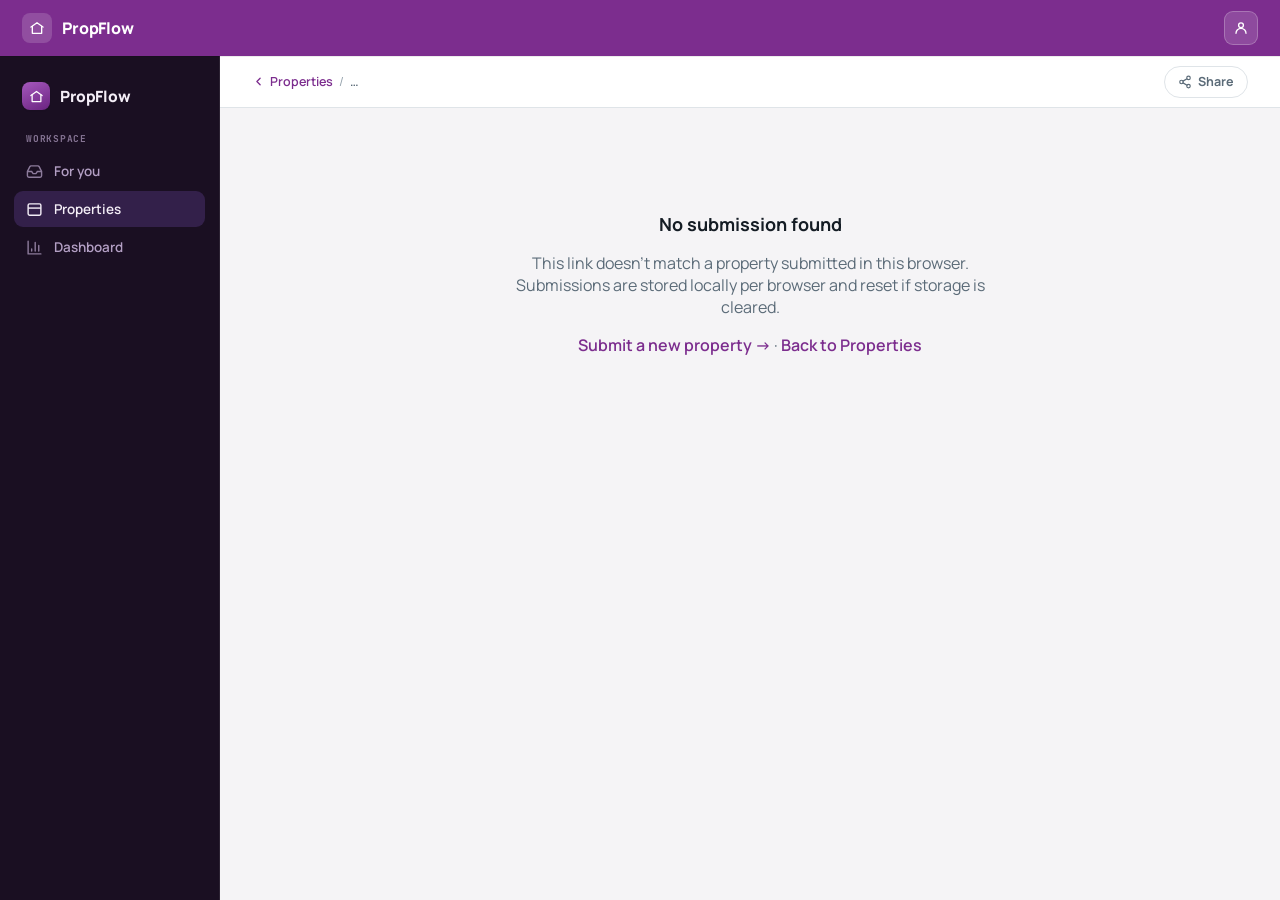
<file: property-new.html>
<!doctype html>
<html lang="en">
<head>
<meta charset="utf-8">
<meta name="viewport" content="width=device-width, initial-scale=1">
<title>New Submission — PropFlow</title>
<link rel="stylesheet" href="https://fonts.googleapis.com/css2?family=Manrope:wght@400;500;600;700;800&family=JetBrains+Mono:wght@400;500;600&display=swap">
<link rel="stylesheet" href="common.css">
<style>
  .app{width:100%;}
  .topbar{position:sticky; top:var(--gtop-h); z-index:50; height:52px; border-bottom:1px solid var(--line); background:var(--panel); display:flex; align-items:center; justify-content:space-between; padding:0 32px;}

  .pagewrap{max-width:1180px; margin:0 auto; padding:24px 32px 60px;}
  .pagehead{background:var(--panel); border:1px solid var(--line); border-radius:16px; padding:18px 26px; box-shadow:var(--shadow-md); animation:riseIn .4s ease-out both;}
  .flowcard{background:var(--panel); border:1px solid var(--line); border-radius:16px; padding:18px 26px; box-shadow:var(--shadow-sm); margin-top:14px; animation:riseIn .4s .05s ease-out both;}
  .htop{display:flex; align-items:flex-start; justify-content:space-between; gap:20px;}
  .htitle{display:flex; align-items:center; gap:12px; flex-wrap:wrap;}
  h1{font-size:22px; font-weight:800; margin:0; letter-spacing:-.01em;}
  .code{font-family:'JetBrains Mono',monospace; font-size:12px; font-weight:600; color:var(--muted); background:var(--line-soft); padding:4px 10px; border-radius:7px;}
  .hmeta{font-size:12.5px; color:var(--faint); margin-top:7px; display:flex; align-items:center; gap:6px; flex-wrap:wrap;}
  .hmeta .av{width:18px;height:18px;font-size:8px;}
  .storecard{border:1px solid var(--line); border-radius:12px; background:var(--paper); padding:12px 15px; min-width:210px;}
  .storecard .k{font-family:'JetBrains Mono',monospace; font-size:9.5px; font-weight:700; letter-spacing:.06em; text-transform:uppercase; color:var(--faint); margin-bottom:5px;}
  .storecard .v{font-size:13px; font-weight:700;}
  .storecard .sub{font-size:11px; color:var(--muted); margin-top:2px;}

  .tabbar{position:relative; display:flex; gap:0; border-bottom:1px solid var(--line); margin-top:24px;}
  .tabbtn{padding:12px 4px; margin-right:26px; font-size:13.5px; font-weight:700; color:var(--faint); cursor:pointer; transition:color .15s;}
  .tabbtn:hover{color:var(--muted);}
  .tabbtn.on{color:var(--accent-ink);}
  .tabindicator{position:absolute; bottom:-1px; height:2px; background:var(--accent); border-radius:2px 2px 0 0; transition:left .28s cubic-bezier(.4,0,.2,1), width .28s cubic-bezier(.4,0,.2,1);}

  .bodygrid{display:grid; grid-template-columns:1fr; gap:20px; margin-top:20px; align-items:start;}
  .bodygrid > *{min-width:0;}
  .leftcol{position:sticky; top:calc(var(--gtop-h) + 68px); border:1px solid var(--line); border-radius:16px; background:var(--panel); box-shadow:var(--shadow-md); padding:18px; animation:riseIn .4s .05s ease-out both;}
  .leftcol h3{font-size:12.5px; font-weight:800; margin:0 0 4px;}
  .leftsub{font-size:11px; color:var(--faint); margin-bottom:12px;}

  .idxlist{display:flex; flex-direction:column; gap:2px;}
  .idxitem{display:flex; align-items:center; gap:9px; padding:8px 8px; border-radius:9px; cursor:pointer; transition:background .15s;}
  .idxitem:hover{background:var(--paper);}
  .idxdot{width:20px;height:20px;border-radius:7px; display:flex; align-items:center; justify-content:center; flex:none;}
  .idxdot svg{width:10px;height:10px;}
  .idxdot.done{background:var(--good-bg); color:var(--good);}
  .idxdot.current{background:var(--accent); color:#fff;}
  .idxdot.rejected{background:var(--bad-bg); color:var(--bad);}
  .idxdot.hold{background:var(--hold-bg); color:var(--hold);}
  .idxdot.future{background:var(--line-soft); color:var(--faint);}
  .idxlbl{font-size:12px; font-weight:600; color:var(--muted); flex:1; min-width:0;}

  .uploadrow{display:flex; gap:10px; margin-bottom:18px;}
  .uploadtitle{flex:1; height:40px; border:1.5px solid var(--line); border-radius:9px; background:var(--paper); padding:0 12px; font-size:12.5px; font-family:inherit; color:var(--ink);}
  .uploadtitle:focus{outline:none; border-color:var(--accent); box-shadow:0 0 0 3px var(--accent-soft); background:var(--panel);}
  .uploadbtn{height:40px; padding:0 16px; border-radius:9px; background:var(--accent); color:#fff; font-size:12.5px; font-weight:700; border:none; cursor:pointer; white-space:nowrap; flex:none;}
  .uploadbtn:hover{filter:brightness(.96);}
  .gallerylbl{font-family:'JetBrains Mono',monospace; font-size:10px; font-weight:700; letter-spacing:.05em; text-transform:uppercase; color:var(--faint); margin-bottom:10px;}
  .mtabs{display:flex; gap:4px; background:var(--paper); padding:3px; border-radius:8px; margin-bottom:12px;}
  .mtab{flex:1; text-align:center; font-size:11px; font-weight:700; padding:6px 0; border-radius:6px; color:var(--muted); cursor:pointer;}
  .mtab.on{background:var(--panel); color:var(--ink); box-shadow:var(--shadow-sm);}
  .mtiles{display:flex; flex-direction:column; gap:9px;}
  .tile{height:70px; border-radius:10px; display:flex; align-items:flex-end; position:relative; overflow:hidden; cursor:pointer;}
  .tile.filled{background:linear-gradient(150deg,#9fb3c0,#4a7d95);}
  .tile.req::before{content:"Required"; position:absolute; top:6px; left:6px; font-family:'JetBrains Mono',monospace; font-size:7.5px; font-weight:700; letter-spacing:.03em; text-transform:uppercase; background:rgba(255,255,255,.92); color:var(--bad); padding:2px 6px; border-radius:100px;}
  .tile .lb{padding:6px 9px; font-size:10.5px; font-weight:700; color:#fff; text-shadow:0 1px 3px rgba(0,0,0,.4);}
  .tile.add{background:var(--paper); border:1.5px dashed var(--line); color:var(--faint); align-items:center; justify-content:center;}
  .tile.add:hover{border-color:var(--accent); color:var(--accent);}
  .tile.add svg{width:18px;height:18px;}
  .doctile{height:52px; border-radius:9px; background:linear-gradient(150deg,#c7cdd2,#8f9aa3); display:flex; align-items:flex-end; padding:6px 9px; margin-bottom:9px;}
  .doctile .lb{font-size:10px; font-weight:700; color:#fff; text-shadow:0 1px 2px rgba(0,0,0,.3);}

  .stcard{border:1px solid var(--line); border-radius:16px; background:var(--panel); box-shadow:var(--shadow-sm); margin-bottom:16px; animation:riseIn .35s ease-out both; overflow:hidden; scroll-margin-top:calc(var(--gtop-h) + 68px);}
  .stcard.current{border-color:var(--accent); box-shadow:var(--shadow-md);}
  .stcard.dim{opacity:.6;}
  .stchead{display:flex; align-items:center; gap:10px; padding:20px 22px; cursor:pointer; margin-bottom:0;}
  .stchev{width:16px;height:16px; color:var(--faint); flex:none; transition:transform .2s; margin-left:8px;}
  .stcard.open .stchev{transform:rotate(180deg);}
  .stbody{padding:0 22px 20px;}
  .stcard:not(.open) .stbody{display:none;}
  .stbadge{width:26px;height:26px;border-radius:8px;display:flex;align-items:center;justify-content:center;flex:none;}
  .stbadge svg{width:13px;height:13px;}
  .stbadge.done{background:var(--good-bg); color:var(--good);}
  .stbadge.current{background:var(--accent); color:#fff;}
  .stbadge.rejected{background:var(--bad-bg); color:var(--bad);}
  .stbadge.hold{background:var(--hold-bg); color:var(--hold);}
  .stbadge.future{background:var(--line-soft); color:var(--faint);}
  .stname{font-size:14.5px; font-weight:700;}
  .stmeta{font-size:11.5px; color:var(--faint); font-weight:600;}
  .sttag{font-family:'JetBrains Mono',monospace; font-size:9.5px; font-weight:700; letter-spacing:.05em; text-transform:uppercase; padding:3px 9px; border-radius:100px; margin-left:auto;}
  .sttag.done{background:var(--good-bg); color:var(--good);}
  .sttag.current{background:var(--accent-soft); color:var(--accent-ink);}
  .sttag.rejected{background:var(--bad-bg); color:var(--bad);}
  .sttag.hold{background:var(--hold-bg); color:var(--hold);}
  .sttag.future{background:var(--line-soft); color:var(--faint);}

  .editgrid{display:grid; grid-template-columns:repeat(3, 1fr); gap:16px; margin-bottom:18px;}
  label{display:block; font-size:11px; font-weight:600; color:var(--muted); margin-bottom:6px;}
  .fakeinput{height:38px; border:1.5px solid var(--line); border-radius:9px; background:var(--panel); padding:0 12px; font-size:13px; display:flex; align-items:center; color:var(--faint);}
  .fakeinput.focus{border-color:var(--accent); box-shadow:0 0 0 3px var(--accent-soft); color:var(--muted);}
  .toggle{display:flex; align-items:center; gap:10px; height:38px;}
  .sw{width:36px;height:20px;border-radius:100px;background:var(--accent); position:relative;}
  .sw::after{content:"";position:absolute;top:2px;right:2px;width:16px;height:16px;border-radius:50%;background:#fff;}
  .textarea{height:38px; border:1.5px solid var(--line); border-radius:9px; background:var(--panel); padding:9px 12px; font-size:12px; color:var(--faint);}

  .actionrow{display:flex; align-items:flex-end; justify-content:space-between; gap:16px; padding-top:16px; border-top:1px solid var(--line-soft);}
  .commentbox{flex:1; max-width:400px;}
  .actionbtns{display:flex; gap:9px;}
  .abtn{height:38px; padding:0 18px; border-radius:9px; font-size:12.5px; font-weight:700; display:flex; align-items:center; border:1px solid var(--line); cursor:pointer; transition:transform .12s, filter .12s;}
  .abtn:hover{filter:brightness(0.97); transform:translateY(-1px);}
  .abtn.approve{background:var(--good); color:#fff; border-color:var(--good);}
  .abtn.reject{background:var(--bad-bg); color:var(--bad); border-color:transparent;}
  .abtn.hold{background:var(--hold-bg); color:var(--hold); border-color:transparent;}

  .decidedbox{display:flex; align-items:flex-start; gap:12px;}
  .decidedbox .ic{width:34px;height:34px;border-radius:9px; display:flex; align-items:center; justify-content:center; flex:none;}
  .decidedbox .ic svg{width:17px;height:17px;}
  .decidedbox.approve .ic{background:var(--good-bg); color:var(--good);}
  .decidedbox.reject .ic{background:var(--bad-bg); color:var(--bad);}
  .decidedbox.hold .ic{background:var(--hold-bg); color:var(--hold);}
  .decidedbox .t{font-size:13.5px; font-weight:700; margin-bottom:3px;}
  .decidedbox .d{font-size:12px; color:var(--muted); line-height:1.6;}

  .fieldgrid{display:flex; flex-wrap:wrap; gap:8px 28px;}
  .fieldgrid .fitem{font-size:13px; line-height:1.7;}
  .fieldgrid .fitem .k{font-size:13px; font-weight:600; color:var(--muted); text-transform:none; letter-spacing:normal; margin-bottom:0;}
  .fieldgrid .fitem .v{font-size:13px; font-weight:700; color:var(--ink); margin-left:4px;}

  .timeline{display:flex; flex-direction:column;}
  .tlitem{display:flex; gap:14px; position:relative; padding-bottom:22px;}
  .tlitem:last-child{padding-bottom:0;}
  .tlitem::before{content:""; position:absolute; left:13px; top:28px; bottom:0; width:2px; background:var(--line);}
  .tlitem:last-child::before{display:none;}
  .tldot{width:26px;height:26px;border-radius:50%; display:flex; align-items:center; justify-content:center; flex:none; z-index:1;}
  .tldot svg{width:12px;height:12px;}
  .tldot.done{background:var(--good-bg); color:var(--good);}
  .tldot.current{background:var(--accent); color:#fff;}
  .tldot.rejected{background:var(--bad-bg); color:var(--bad);}
  .tldot.hold{background:var(--hold-bg); color:var(--hold);}
  .tldot.future{background:var(--line-soft); color:var(--faint);}
  .tlbody{flex:1; min-width:0; padding-top:3px;}
  .tlhead{display:flex; align-items:center; gap:10px; margin-bottom:5px;}
  .tlname{font-size:13.5px; font-weight:700;}
  .tlstatus{font-family:'JetBrains Mono',monospace; font-size:9px; font-weight:700; letter-spacing:.05em; text-transform:uppercase; padding:2px 8px; border-radius:100px; margin-left:auto; flex:none;}
  .tlstatus.done{background:var(--good-bg); color:var(--good);}
  .tlstatus.current{background:var(--accent-soft); color:var(--accent-ink);}
  .tlstatus.rejected{background:var(--bad-bg); color:var(--bad);}
  .tlstatus.hold{background:var(--hold-bg); color:var(--hold);}
  .tlstatus.future{background:var(--line-soft); color:var(--faint);}
  .tlrow{font-size:12px; color:var(--muted); line-height:1.7;}
  .tlk{color:var(--faint); font-weight:600;}
  .tlv{color:var(--ink); font-weight:700;}

  .lockrow{display:flex; align-items:center; gap:9px; color:var(--faint); font-size:12.5px;}
  .lockrow svg{width:15px;height:15px; flex:none;}

  .fb-item{margin-bottom:18px; padding-bottom:18px; border-bottom:1px solid var(--line-soft);}
  .fb-item:last-child{margin-bottom:0; padding-bottom:0; border-bottom:none;}
  .fb-head{display:flex; align-items:center; gap:10px;}
  .fb-name{font-size:13.5px; font-weight:700; flex:none;}
  .fb-time{font-size:11.5px; color:var(--faint); font-weight:600; overflow:hidden; text-overflow:ellipsis; white-space:nowrap;}
  .fb-body{margin-top:8px;}
  .fb-text{font-size:12.5px; color:var(--muted); line-height:1.6; margin-top:6px;}
  .fb-empty{font-size:12px; color:var(--faint); margin-bottom:14px;}
  .fb-action{font-family:'JetBrains Mono',monospace; font-size:9.5px; font-weight:700; letter-spacing:.05em; text-transform:uppercase; padding:3px 9px; border-radius:100px; margin-left:auto; flex:none;}
  .fb-action.done{background:var(--good-bg); color:var(--good);}
  .fb-action.rejected{background:var(--bad-bg); color:var(--bad);}
  .fb-action.hold{background:var(--hold-bg); color:var(--hold);}
  .fb-fields{display:flex; flex-wrap:wrap; gap:5px 16px; margin-top:8px;}
  .fb-fields .fchip{font-size:11.5px;}
  .fb-fields .fchip .fk{color:var(--faint); font-weight:600; margin-right:4px;}
  .fb-fields .fchip .fv{color:var(--ink); font-weight:700;}

  .negtable{width:100%; border-collapse:collapse; font-size:12.5px;}
  .negtable th{text-align:left; font-family:'JetBrains Mono',monospace; font-size:9.5px; font-weight:600; letter-spacing:.05em; text-transform:uppercase; color:var(--faint); padding:8px 10px; border-bottom:1px solid var(--line);}
  .negtable td{padding:10px; border-bottom:1px solid var(--line-soft);}

  .summarycard{border:1px solid var(--line); border-radius:16px; background:var(--panel); box-shadow:var(--shadow-sm); padding:22px; margin-bottom:16px;}
  .panetitle{font-size:11px; font-weight:800; letter-spacing:.06em; text-transform:uppercase; color:var(--faint); margin:0 0 16px;}
  .mapbox{border:1px solid var(--line); border-radius:12px; overflow:hidden; background:#e8ecdd;}
  .mapbox svg{display:block; width:100%; height:auto;}
  .maplegend{display:flex; gap:16px; flex-wrap:wrap; margin-bottom:12px; font-size:11.5px; color:var(--muted); font-weight:600;}
  .maplegend span{display:inline-flex; align-items:center; gap:6px;}
  .maplegend i{width:9px;height:9px;border-radius:50%; display:inline-block;}

  .comingsoon{border:1px solid var(--line); border-radius:16px; background:var(--panel); box-shadow:var(--shadow-sm); padding:44px 26px; text-align:center;}
  .comingsoon-ic{width:52px;height:52px;border-radius:14px; background:var(--accent-soft); color:var(--accent-ink); display:flex; align-items:center; justify-content:center; margin:0 auto 16px;}
  .comingsoon-ic svg{width:24px;height:24px;}
  .comingsoon-t{font-size:15px; font-weight:800; margin-bottom:7px;}
  .comingsoon-d{font-size:12.5px; color:var(--muted); max-width:400px; margin:0 auto 20px; line-height:1.6;}
  .comingsoon .openlink{margin-top:0;}
  .openlink{margin-top:16px; display:inline-flex; align-items:center; gap:6px; font-size:12.5px; font-weight:700; color:var(--accent);}
  .openlink:hover{color:var(--accent-deep);}
  .openlink svg{width:13px;height:13px;}

  .takeaction{position:fixed; right:28px; bottom:28px; z-index:120; display:none; align-items:center; gap:12px; background:var(--accent); color:#fff; padding:14px 18px; border-radius:100px; box-shadow:var(--shadow-lg); cursor:pointer; animation:riseIn .3s ease-out both, pulse 2.4s ease-in-out infinite;}
  .takeaction:hover{filter:brightness(1.05); transform:translateY(-1px);}
  .takeaction.show{display:flex;}
  .takeaction .ic{width:30px;height:30px;border-radius:50%; background:rgba(255,255,255,.18); display:flex; align-items:center; justify-content:center; flex:none;}
  .takeaction .ic svg{width:15px;height:15px;}
  .takeaction .t{font-size:13px; font-weight:700; line-height:1.3;}
  .takeaction .d{font-size:11px; color:rgba(255,255,255,.8); font-weight:600;}
  .takeaction .arrow{width:14px;height:14px; flex:none;}

  .sharewrap{position:relative;}
  .sharebtn{height:32px; padding:0 13px; border-radius:100px; border:1px solid var(--line); background:var(--panel); color:var(--muted); font-size:12.5px; font-weight:700; display:flex; align-items:center; gap:6px; cursor:pointer; transition:border-color .15s, color .15s;}
  .sharebtn:hover{border-color:var(--accent); color:var(--accent);}
  .sharebtn svg{width:14px;height:14px;}
  .share-pop{position:absolute; top:calc(100% + 8px); right:0; width:320px; background:var(--panel); border:1px solid var(--line); border-radius:14px; box-shadow:var(--shadow-lg); padding:16px; z-index:150; opacity:0; pointer-events:none; transform:translateY(-6px); transition:opacity .15s, transform .15s;}
  .share-pop.open{opacity:1; pointer-events:auto; transform:translateY(0);}
  .share-title{font-size:13px; font-weight:700; margin-bottom:12px;}
  .share-linkrow{display:flex; gap:8px;}
  .share-input{flex:1; min-width:0; height:36px; border:1.5px solid var(--line); border-radius:8px; background:var(--paper); padding:0 10px; font-size:11.5px; font-family:'JetBrains Mono',monospace; color:var(--muted);}
  .share-copybtn{height:36px; padding:0 14px; border-radius:8px; background:var(--accent); color:#fff; font-size:12px; font-weight:700; border:none; cursor:pointer; flex:none;}
  .share-copybtn:hover{filter:brightness(.96);}
  .share-copybtn.copied{background:var(--good);}
  .share-note{font-size:11px; color:var(--faint); line-height:1.5; margin-top:10px;}

  .empty404{max-width:520px; text-align:center; margin:80px auto; color:var(--muted);}
  .empty404 h2{font-size:18px; margin:0 0 8px; color:var(--ink);}
  .empty404 a{color:var(--accent); font-weight:600;}

  @media (max-width: 720px){
    html{overflow-x:hidden;}
    .bodygrid{grid-template-columns:1fr;}
    .leftcol{position:static; width:100%;}
    .flow{overflow-x:auto; -webkit-overflow-scrolling:touch; padding-bottom:6px;}
    .tabbar{overflow-x:auto; -webkit-overflow-scrolling:touch; flex-wrap:nowrap;}
    .tabbtn{white-space:nowrap;}
    .takeaction{right:16px; bottom:calc(70px + env(safe-area-inset-bottom)); padding:12px 16px;}
    .takeaction .d{display:none;}
    .uploadrow{gap:8px;}
    .uploadbtn{padding:0 12px; font-size:11.5px;}
    .editgrid{grid-template-columns:1fr; gap:14px;}
    .actionrow{flex-direction:column; align-items:stretch;}
    .commentbox{max-width:100%;}
    .actionbtns{flex-wrap:wrap;}
    .abtn{flex:1; justify-content:center;}
  }
</style>
</head>
<body>
<div class="gtopbar">
  <div class="brand">
    <div class="box"><svg viewBox="0 0 24 24" fill="none" stroke="#fff" stroke-width="2" stroke-linecap="round" stroke-linejoin="round"><path d="M3 10.5 12 4l9 6.5"/><path d="M5 9.5V20h14V9.5"/></svg></div>
    <div class="name">PropFlow</div>
  </div>
  <div class="usermenu">
    <div class="usermenu-btn" id="userMenuBtn"><svg viewBox="0 0 24 24" fill="none" stroke="currentColor" stroke-width="2" stroke-linecap="round" stroke-linejoin="round"><circle cx="12" cy="8" r="3.6"/><path d="M4.5 20c0-4.1 3.4-7.5 7.5-7.5s7.5 3.4 7.5 7.5"/></svg></div>
    <div class="usermenu-dd" id="userMenuDd">
      <div class="usermenu-head">
        <div class="av" style="background:linear-gradient(155deg,#7c4f96,#5a3970);">MI</div>
        <div><div class="n">M. Iyer</div><div class="r">BDM &middot; Bengaluru</div></div>
      </div>
      <div class="usermenu-rows">
        <div class="usermenu-row"><span class="k">Email</span><span class="v">m.iyer@savomart.com</span></div>
        <div class="usermenu-row"><span class="k">Role</span><span class="v">BDM</span></div>
        <div class="usermenu-row"><span class="k">City access</span><span class="v">Bengaluru</span></div>
      </div>
      <button class="usermenu-out" id="userMenuSignOut">Sign out</button>
    </div>
  </div>
</div>
<div class="app">
  <div class="side">
    <div class="mark">
      <div class="box"><svg viewBox="0 0 24 24" fill="none" stroke="#fff" stroke-width="2" stroke-linecap="round" stroke-linejoin="round"><path d="M3 10.5 12 4l9 6.5"/><path d="M5 9.5V20h14V9.5"/></svg></div>
      <div class="name">PropFlow</div>
    </div>
    <div class="nav">
      <div class="navlabel">Workspace</div>
      <a class="nitem" href="inbox.html"><svg viewBox="0 0 24 24" fill="none" stroke="currentColor" stroke-width="2"><path d="M22 12h-6l-2 3h-4l-2-3H2"/><path d="M5.45 5.11 2 12v6a2 2 0 0 0 2 2h16a2 2 0 0 0 2-2v-6l-3.45-6.89A2 2 0 0 0 16.76 4H7.24a2 2 0 0 0-1.79 1.11Z"/></svg>For you</a>
      <a class="nitem on" href="dashboard.html"><svg viewBox="0 0 24 24" fill="none" stroke="currentColor" stroke-width="2"><rect x="3" y="4" width="18" height="16" rx="2"/><path d="M3 10h18"/></svg>Properties</a>
      <a class="nitem" href="bde-stats.html"><svg viewBox="0 0 24 24" fill="none" stroke="currentColor" stroke-width="2" stroke-linecap="round" stroke-linejoin="round"><path d="M3 3v18h18"/><path d="M18 17V9M13 17V5M8 17v-3"/></svg>Dashboard</a>
    </div>
  </div>

  <div class="main">
    <div class="topbar">
      <div class="crumb"><a class="back" href="dashboard.html"><svg viewBox="0 0 24 24" fill="none" stroke="currentColor" stroke-width="2.4" stroke-linecap="round" stroke-linejoin="round"><path d="m15 18-6-6 6-6"/></svg>Properties</a> / <b id="crumbCode">&hellip;</b></div>
      <div class="sharewrap">
        <div class="sharebtn" id="shareBtn"><svg viewBox="0 0 24 24" fill="none" stroke="currentColor" stroke-width="2" stroke-linecap="round" stroke-linejoin="round"><circle cx="18" cy="5" r="3"/><circle cx="6" cy="12" r="3"/><circle cx="18" cy="19" r="3"/><path d="m8.6 10.5 6.8-3.9M8.6 13.5l6.8 3.9"/></svg>Share</div>
        <div class="share-pop" id="sharePop">
          <div class="share-title">Share this property</div>
          <div class="share-linkrow">
            <input class="share-input" id="shareLink" readonly>
            <button class="share-copybtn" id="shareCopyBtn">Copy</button>
          </div>
          <div class="share-note">Anyone with a PropFlow account and access to Bengaluru properties can open this link.</div>
        </div>
      </div>
    </div>

    <div class="pagewrap" id="pagewrap"></div>
  </div>
</div>

<div class="takeaction" id="takeActionBanner">
  <div class="ic"><svg viewBox="0 0 24 24" fill="none" stroke="#fff" stroke-width="2.2" stroke-linecap="round" stroke-linejoin="round"><path d="M13 2 3 14h8l-1 8 10-12h-8l1-8Z"/></svg></div>
  <div>
    <div class="t" id="takeActionText">Take action</div>
    <div class="d">Your turn to act on this property</div>
  </div>
  <svg class="arrow" viewBox="0 0 24 24" fill="none" stroke="#fff" stroke-width="2.4" stroke-linecap="round" stroke-linejoin="round"><path d="M9 6l6 6-6 6"/></svg>
</div>

<script src="common.js"></script>
<script>
var params = new URLSearchParams(window.location.search);
var code = params.get('code');
var stored = [];
try { stored = JSON.parse(localStorage.getItem('propflow_new_properties') || '[]'); } catch (e) {}
var record = stored.find(function (r) { return r.code === code; });

var ICONS = {
  check: '<svg viewBox="0 0 24 24" fill="none" stroke="currentColor" stroke-width="3" stroke-linecap="round"><path d="M20 6 9 17l-5-5"/></svg>',
  x: '<svg viewBox="0 0 24 24" fill="none" stroke="currentColor" stroke-width="3" stroke-linecap="round"><path d="M18 6 6 18M6 6l12 12"/></svg>',
  pause: '<svg viewBox="0 0 24 24" fill="none" stroke="currentColor" stroke-width="2.4" stroke-linecap="round"><rect x="7" y="6" width="3.4" height="12" rx="1"/><rect x="13.6" y="6" width="3.4" height="12" rx="1"/></svg>',
  lock: '<svg viewBox="0 0 24 24" fill="none" stroke="currentColor" stroke-width="2"><rect x="5" y="11" width="14" height="9" rx="2"/><path d="M8 11V8a4 4 0 0 1 8 0v3"/></svg>',
  clock: '<svg viewBox="0 0 24 24" fill="none" stroke="#fff" stroke-width="2"><circle cx="12" cy="12" r="9"/><path d="M12 7v5l3 3"/></svg>',
  dollar: '<svg viewBox="0 0 24 24" fill="none" stroke="currentColor" stroke-width="2"><path d="M12 20V10M18 20V4M6 20v-6"/></svg>',
  plus: '<svg viewBox="0 0 24 24" fill="none" stroke="currentColor" stroke-width="2"><path d="M12 5v14M5 12h14"/></svg>',
};

if (!record) {
  document.getElementById('pagewrap').innerHTML =
    '<div class="empty404"><h2>No submission found</h2><p>This link doesn\'t match a property submitted in this browser. Submissions are stored locally per browser and reset if storage is cleared.</p><a href="new-property.html">Submit a new property &rarr;</a> &middot; <a href="dashboard.html">Back to Properties</a></div>';
} else {
  document.getElementById('crumbCode').textContent = record.code;
  document.title = record.code + ' — PropFlow';

  var STAGES = ['Hunter','BDE','Site Eval','BDM','CXO','IC'];
  var state = { bdeOutcome: null };
  var mediaPhotos = [];
  var mediaDocs = [];
  var MEDIA_GRADS = ['linear-gradient(150deg,#9fb3c0,#4a7d95)','linear-gradient(150deg,#b0a08f,#7d5f4a)','linear-gradient(150deg,#93b0a0,#3f8a6d)','linear-gradient(150deg,#c9a97e,#a97b4a)','linear-gradient(150deg,#a7b8c9,#5a7a95)'];

  function bdeState() {
    return { done: state.bdeOutcome === 'approved', rejected: state.bdeOutcome === 'rejected', held: state.bdeOutcome === 'hold', pending: state.bdeOutcome === null };
  }

  function fieldGrid(items) {
    return '<div class="fieldgrid">' + items.map(function (it) {
      return '<span class="fitem"><span class="k">' + it[0] + ':</span><span class="v">' + it[1] + '</span></span>';
    }).join('') + '</div>';
  }

  function renderFlow() {
    var d = bdeState();
    var html = STAGES.map(function (label, i) {
      var cls, icon;
      if (i === 0) { cls = 'done'; icon = ICONS.check; }
      else if (i === 1) { cls = d.done?'done':d.rejected?'rejected':d.held?'hold':'current'; icon = d.done?ICONS.check:d.rejected?ICONS.x:d.held?ICONS.pause:ICONS.clock; }
      else if (i === 2) { cls = d.done?'current':'future'; icon = d.done?ICONS.clock:ICONS.lock; }
      else { cls = 'future'; icon = ICONS.lock; }
      return '<div class="flowstep ' + cls + '"><div class="fline"></div><div class="fdot">' + icon + '</div><div class="flbl">' + label + '</div></div>';
    }).join('');
    document.getElementById('flowStepper').innerHTML = html;
  }

  function renderHead() {
    var d = bdeState();
    var label = 'BDE Review Pending', bg = '#e2ebee', color = '#1f3947';
    if (d.done) { label = 'Site Evaluation Pending'; bg = '#e2ebee'; color = '#1f3947'; }
    if (d.rejected) { label = 'BDE Rejected'; bg = '#f8e8e8'; color = '#ad3d3d'; }
    if (d.held) { label = 'BDE Review on Hold'; bg = '#efe6f4'; color = '#7c4f96'; }
    var el = document.getElementById('headStatus');
    if (el) { el.style.background = bg; el.style.color = color; el.innerHTML = '<span class="dot"></span>' + label; }
    var ov = document.getElementById('ovStage');
    if (ov) ov.textContent = label;
  }

  function setOutcome(outcome, msg) {
    state.bdeOutcome = outcome;
    render();
    showToast(msg);
  }

  function explainFor(key) {
    switch (key) {
      case 'siteeval': return 'Location, property, catchment and competition scoring — opens once BDE approves.';
      case 'bdm': return 'This is where a BDM acts — once Site Evaluation is complete.';
      case 'neg': return 'Opens if the BDM marks negotiation required on approval.';
      case 'cxo': return 'Max rent / deposit approval — unlocks once BDM approves.';
      case 'ic': return 'Final approval &amp; canonical property name — unlocks once CXO approves.';
      default: return '';
    }
  }

  var CHEV = '<svg class="stchev" viewBox="0 0 24 24" fill="none" stroke="currentColor" stroke-width="2.4" stroke-linecap="round" stroke-linejoin="round"><path d="m6 9 6 6 6-6"/></svg>';
  var openStages = {};
  if (getCurrentRole() === 'bde' && bdeState().pending) { openStages.bde = true; }

  function renderStages() {
    var html = '';

    html += '<div class="stcard" data-key="hunter"><div class="stchead"><div class="stbadge done">' + ICONS.check + '</div><div class="stname">Hunter Submission</div><span class="stmeta">by You (M. Iyer) &middot; ' + record.detail.submittedAt + '</span><span class="sttag done">Complete</span>' + CHEV + '</div><div class="stbody">' +
      fieldGrid([
        ['Locality', record.detail.locality],
        ['Size', record.detail.size ? record.detail.size + ' sqft' : '—'],
        ['Expected Rent', record.detail.rent ? '&#8377;' + Number(record.detail.rent).toLocaleString('en-IN') : '—'],
        ['Landlord', record.detail.landlord],
        ['Landlord Phone', record.detail.phone],
        ['Source', record.detail.source],
        ['City', record.detail.city],
        ['Submitted', record.detail.submittedAt],
      ]) + '</div></div>';

    var d = bdeState();
    var bdeBadge = d.done?'done':d.rejected?'rejected':d.held?'hold':'current';
    var bdeTag = d.done?'Approved':d.rejected?'Rejected':d.held?'On hold':'Your turn to act';
    var bdeMeta = d.done ? '<span class="stmeta">by A. Verma &middot; Just now</span>' : '';
    html += '<div class="stcard ' + (bdeBadge==='current'?'current':'') + '" data-key="bde"><div class="stchead"><div class="stbadge ' + bdeBadge + '">' + (d.done?ICONS.check:d.rejected?ICONS.x:d.held?ICONS.pause:ICONS.clock) + '</div><div class="stname">BDE Review</div>' + bdeMeta + '<span class="sttag ' + bdeBadge + '">' + bdeTag + '</span>' + CHEV + '</div><div class="stbody">';
    if (d.pending) {
      html += fieldGrid([['Locality', record.detail.locality],['Size', record.detail.size ? record.detail.size + ' sqft' : '—'],['Expected Rent', record.detail.rent ? '&#8377;' + Number(record.detail.rent).toLocaleString('en-IN') : '—'],['Source', record.detail.source]]) +
        '<div class="editgrid" style="margin-top:18px;"><div><label>Rent / sqft (&#8377;)</label><div class="fakeinput focus">89</div></div><div><label>Deposit (&#8377;)</label><div class="fakeinput">9,90,000</div></div><div><label>Occupation By</label><div class="fakeinput">30&ndash;60 days</div></div></div>' +
        '<div class="actionrow"><div class="commentbox"><label>Comments <span style="color:var(--faint); font-weight:500;">(required for Reject / Hold)</span></label><div class="textarea">Add context for this decision&hellip;</div></div>' +
        '<div class="actionbtns"><div class="abtn hold" id="btnHold">Hold</div><div class="abtn reject" id="btnReject">Reject</div><div class="abtn approve" id="btnApprove">Approve</div></div></div>';
    } else if (d.done) {
      html += '<div class="decidedbox approve"><div class="ic">' + ICONS.check + '</div><div><div class="t">Approved by A. Verma</div><div class="d">Rent/sqft &#8377;89 &middot; Deposit &#8377;9,90,000 &middot; Site Evaluation unlocked below.</div></div></div>';
    } else if (d.rejected) {
      html += '<div class="decidedbox reject"><div class="ic">' + ICONS.x + '</div><div><div class="t">Rejected by A. Verma</div><div class="d">Pipeline stops here &mdash; property marked BDE Rejected.</div></div></div>';
    } else if (d.held) {
      html += '<div class="decidedbox hold"><div class="ic">' + ICONS.pause + '</div><div><div class="t">On hold &mdash; A. Verma</div><div class="d">Can still be approved, rejected or resumed anytime.</div></div></div>';
    }
    html += '</div></div>';

    ['siteeval', 'bdm', 'neg', 'cxo', 'ic'].forEach(function (key, i) {
      var names = { siteeval:'Site Evaluation', bdm:'BDM Review', neg:'Negotiation Rounds', cxo:'CXO Review', ic:'IC Decision' };
      var icon = key === 'neg' ? ICONS.dollar : ICONS.lock;
      var unlocked = key === 'siteeval' && d.done;
      html += '<div class="stcard ' + (unlocked?'':'dim') + '" data-key="' + key + '"><div class="stchead"><div class="stbadge ' + (unlocked?'current':'future') + '">' + (unlocked?ICONS.clock:icon) + '</div><div class="stname">' + names[key] + '</div><span class="sttag ' + (unlocked?'current':'future') + '">' + (unlocked?'Next up':'Locked') + '</span>' + CHEV + '</div><div class="stbody"><div class="lockrow">' + (unlocked?ICONS.clock:ICONS.lock) + explainFor(key) + '</div></div></div>';
    });

    document.getElementById('stageStack').innerHTML = html;
    applyOpenState();

    if (d.pending) {
      document.getElementById('btnApprove').addEventListener('click', function () { setOutcome('approved', 'BDE Review approved'); });
      document.getElementById('btnReject').addEventListener('click', function () { setOutcome('rejected', 'Property marked BDE Rejected'); });
      document.getElementById('btnHold').addEventListener('click', function () { setOutcome('hold', 'Property placed on hold at BDE stage'); });
    }
  }

  function applyOpenState() {
    document.querySelectorAll('#stageStack .stcard').forEach(function (card) {
      card.classList.toggle('open', !!openStages[card.getAttribute('data-key')]);
    });
  }
  function openStage(key) {
    openStages[key] = true;
    applyOpenState();
    var card = document.querySelector('#stageStack .stcard[data-key="' + key + '"]');
    if (card) card.scrollIntoView({ behavior:'smooth', block:'start' });
  }
  document.addEventListener('click', function (e) {
    var head = e.target.closest('#stageStack .stchead');
    if (!head) return;
    var card = head.closest('.stcard');
    var key = card.getAttribute('data-key');
    openStages[key] = !openStages[key];
    applyOpenState();
  });

  function goToStage(key) {
    var propflowTab = document.querySelector('.tabbtn[data-tab="propflow"]');
    if (!propflowTab.classList.contains('on')) propflowTab.click();
    setTimeout(function () { openStage(key); }, 60);
  }
  function renderTakeAction() {
    var banner = document.getElementById('takeActionBanner');
    var d = bdeState();
    if (getCurrentRole() === 'bde' && d.pending) {
      document.getElementById('takeActionText').textContent = 'Take action';
      banner.classList.add('show');
      banner.onclick = function () { goToStage('bde'); };
    } else {
      banner.classList.remove('show');
      banner.onclick = null;
    }
  }
  function render() { renderHead(); renderFlow(); renderStages(); renderTakeAction(); renderFeedback(); renderTimeline(); }

  function renderMediaTab(kind) {
    var body = document.getElementById('mediaBody');
    var items = kind === 'doc' ? mediaDocs : mediaPhotos;
    var tilesHtml = kind === 'doc'
      ? items.map(function (d) { return '<div class="doctile"><div class="lb">' + d.title + '</div></div>'; }).join('')
      : '<div class="mtiles">' + items.map(function (p) { return '<div class="tile filled" style="background:' + p.grad + ';"><div class="lb">' + p.title + '</div></div>'; }).join('') + '</div>';
    body.innerHTML =
      '<div class="uploadrow">' +
        '<input class="uploadtitle" id="mediaTitleInput" placeholder="' + (kind === 'doc' ? 'e.g. Title Deed, Rent Agreement&hellip;' : 'e.g. Front facade, Interior view&hellip;') + '">' +
        '<button class="uploadbtn" id="mediaAttachBtn">Click to attach</button>' +
      '</div>' +
      '<div class="gallerylbl">' + (kind === 'doc' ? 'Artifacts' : 'Gallery') + '</div>' +
      (items.length ? tilesHtml : '<div class="leftsub">Nothing attached yet.</div>');
    document.querySelectorAll('#mediaBody .tile.filled, #mediaBody .doctile').forEach(function (t) {
      t.addEventListener('click', function () { notWired(kind === 'doc' ? 'Document preview' : 'Media preview'); });
    });
    var input = document.getElementById('mediaTitleInput');
    document.getElementById('mediaAttachBtn').addEventListener('click', function () {
      var title = input.value.trim();
      if (!title) { showToast('Enter a title first', 'info'); input.focus(); return; }
      if (kind === 'doc') {
        mediaDocs.push({ title: title });
        showToast('"' + title + '" attached to Artifacts');
      } else {
        mediaPhotos.push({ title: title, grad: MEDIA_GRADS[mediaPhotos.length % MEDIA_GRADS.length] });
        showToast('"' + title + '" attached to Gallery');
      }
      renderMediaTab(kind);
    });
  }
  function renderMedia() { renderMediaTab('photo'); }

  function moveTabIndicator(btn) {
    var ind = document.getElementById('tabIndicator');
    ind.style.left = btn.offsetLeft + 'px';
    ind.style.width = btn.offsetWidth + 'px';
  }

  var djangoUrl = 'https://internal-staging.savomart.in/admin/propflow/propertyindex/?q=' + encodeURIComponent(record.code);

  document.getElementById('pagewrap').innerHTML =
    '<div class="pagehead">' +
      '<div class="htitle"><h1>' + record.detail.locality + '</h1><span class="status" id="headStatus"></span></div>' +
    '</div>' +
    '<div class="flowcard">' +
      '<div class="flow" id="flowStepper"></div>' +
    '</div>' +

    '<div class="tabbar" id="tabBar">' +
      '<div class="tabbtn on" data-tab="overview">Overview</div>' +
      '<div class="tabbtn" data-tab="media">Attachments</div>' +
      '<div class="tabbtn" data-tab="propflow">PropFlow</div>' +
      '<div class="tabbtn" data-tab="launchflow">Launch Flow</div>' +
      '<div class="tabbtn" data-tab="marketops">Market Ops</div>' +
      '<div class="tabindicator" id="tabIndicator"></div>' +
    '</div>' +

    '<div class="bodygrid">' +
      '<div>' +
        '<div class="tabpane" data-pane="overview" id="overview">' +
          '<div class="summarycard">' +
            '<div class="panetitle">Property Details</div>' +
            fieldGrid([
              ['Locality', record.detail.locality],
              ['Size', record.detail.size ? record.detail.size + ' sqft' : '—'],
              ['Expected Rent', record.detail.rent ? '&#8377;' + Number(record.detail.rent).toLocaleString('en-IN') : '—'],
              ['City', record.detail.city],
              ['Landlord', record.detail.landlord],
              ['Landlord Phone', record.detail.phone],
              ['Source', record.detail.source],
              ['Nearest Store', 'TBD after BDE review'],
            ]) +
          '</div>' +
          '<div class="summarycard">' +
            '<div class="panetitle">Site Evaluation</div>' +
            fieldGrid([
              ['Facade / Frontage', '<span style="color:var(--faint);">Pending Site Evaluation</span>'],
              ['Road Width', '<span style="color:var(--faint);">Pending Site Evaluation</span>'],
              ['Stairs', '&mdash;'], ['2-Wheeler Parking', '&mdash;'], ['Shutters', '&mdash;'], ['Ceiling Height', '&mdash;'],
            ]) +
          '</div>' +
          '<div class="summarycard">' +
            '<div class="panetitle">Financials</div>' +
            fieldGrid([
              ['Expected Rent', record.detail.rent ? '&#8377;' + Number(record.detail.rent).toLocaleString('en-IN') : '—'],
              ['Expected Rent per Sqft', '<span style="color:var(--faint);">Pending BDE Review</span>'],
              ['Deposit (Months)', '<span style="color:var(--faint);">Pending BDE Review</span>'],
              ['Terms of Agreement', '&mdash;'],
              ['Expected Sales &mdash; 1st Month', '<span style="color:var(--faint);">Pending BDM Review</span>'],
            ]) +
          '</div>' +
          '<div class="summarycard">' +
            '<div class="panetitle">Competition &amp; Catchment</div>' +
            fieldGrid([
              ['GeoIQ Household Count', '<span style="color:var(--faint);">Pending Site Evaluation</span>'],
              ['Nearest Competitors (500m)', '<span style="color:var(--faint);">Pending Site Evaluation</span>'],
            ]) +
          '</div>' +
          '<div class="summarycard">' +
            '<div class="panetitle">Interactive Map</div>' +
            '<div class="maplegend"><span><i style="background:#5b8a63;"></i>Property</span><span><i style="background:#c98a3a;"></i>Competitors</span><span><i style="background:#4c7ba6;"></i>Nearest Store</span></div>' +
            '<div class="mapbox"><svg viewBox="0 0 400 180" xmlns="http://www.w3.org/2000/svg"><rect width="400" height="180" fill="#e8ecdd"/><path d="M0 90 H400 M120 0 V180 M270 0 V180" stroke="#c9d0b8" stroke-width="2"/><circle cx="190" cy="95" r="7" fill="#5b8a63"/></svg></div>' +
          '</div>' +
          '<div class="summarycard">' +
            '<div class="panetitle">Feedback</div>' +
            '<div id="feedbackList"></div>' +
          '</div>' +
          '<div class="summarycard">' +
            '<div class="panetitle">Timeline</div>' +
            '<div class="timeline" id="timelineList"></div>' +
          '</div>' +
        '</div>' +
        '<div class="tabpane" data-pane="media" id="media" style="display:none;">' +
          '<div class="summarycard">' +
            '<div class="panetitle">Attachments</div>' +
            '<div class="leftsub" style="margin-bottom:14px;">0 photos &middot; 0 docs</div>' +
            '<div class="mtabs" style="max-width:260px;"><div class="mtab on" id="tabPhotos">Media</div><div class="mtab" id="tabDocs">Documents</div></div>' +
            '<div id="mediaBody"></div>' +
          '</div>' +
        '</div>' +
        '<div class="tabpane" data-pane="propflow" id="propflow" style="display:none;"><div id="stageStack" style="padding-bottom:90px;"></div></div>' +
        '<div class="tabpane" data-pane="launchflow" id="launchflow" style="display:none;">' +
          '<div class="comingsoon">' +
            '<div class="comingsoon-ic"><svg viewBox="0 0 24 24" fill="none" stroke="currentColor" stroke-width="2" stroke-linecap="round" stroke-linejoin="round"><circle cx="12" cy="12" r="9"/><path d="M12 7v5l3.5 2"/></svg></div>' +
            '<div class="comingsoon-t">Coming Soon</div>' +
            '<div class="comingsoon-d">Launch Flow (LL SoW &amp; HOTO) isn\'t available in this preview yet. Use the current PropFlow system for this property in the meantime.</div>' +
            '<a class="openlink" href="' + djangoUrl + '" target="_blank" rel="noopener">Open in current PropFlow <svg viewBox="0 0 24 24" fill="none" stroke="currentColor" stroke-width="2.4" stroke-linecap="round"><path d="M7 17 17 7M7 7h10v10"/></svg></a>' +
          '</div>' +
        '</div>' +
        '<div class="tabpane" data-pane="marketops" id="marketops" style="display:none;">' +
          '<div class="comingsoon">' +
            '<div class="comingsoon-ic"><svg viewBox="0 0 24 24" fill="none" stroke="currentColor" stroke-width="2" stroke-linecap="round" stroke-linejoin="round"><circle cx="12" cy="12" r="9"/><path d="M12 7v5l3.5 2"/></svg></div>' +
            '<div class="comingsoon-t">Coming Soon</div>' +
            '<div class="comingsoon-d">Market Ops (Catchment Reports) isn\'t available in this preview yet. Use the current PropFlow system for this property in the meantime.</div>' +
            '<a class="openlink" href="' + djangoUrl + '" target="_blank" rel="noopener">Open in current PropFlow <svg viewBox="0 0 24 24" fill="none" stroke="currentColor" stroke-width="2.4" stroke-linecap="round"><path d="M7 17 17 7M7 7h10v10"/></svg></a>' +
          '</div>' +
        '</div>' +
      '</div>' +
    '</div>';

  function formatNow() {
    var dt = new Date();
    var months = ['Jan','Feb','Mar','Apr','May','Jun','Jul','Aug','Sep','Oct','Nov','Dec'];
    var h = dt.getHours(), m = dt.getMinutes();
    var ampm = h >= 12 ? 'PM' : 'AM';
    var h12 = h % 12; if (h12 === 0) h12 = 12;
    return dt.getDate() + ' ' + months[dt.getMonth()] + ' ' + dt.getFullYear() + ', ' + h12 + ':' + String(m).padStart(2,'0') + ' ' + ampm;
  }
  // Feedback only surfaces BDM-and-above reviews — this page never reaches BDM,
  // so it naturally stays empty until the property progresses past BDE.
  function reviewGist() { return []; }
  function renderFeedback() {
    var list = document.getElementById('feedbackList');
    var entries = reviewGist();
    if (!entries.length) { list.innerHTML = '<div class="fb-empty">No reviews completed yet.</div>'; return; }
    list.innerHTML = entries.map(function (e) {
      var fieldsHtml = e.fields.length ? '<div class="fb-fields">' + e.fields.map(function (f) {
        return '<span class="fchip"><span class="fk">' + f[0] + '</span><span class="fv">' + f[1] + '</span></span>';
      }).join('') + '</div>' : '';
      return '<div class="fb-item">' +
        '<div class="fb-head"><div class="stbadge ' + e.action + '" style="flex:none;">' + (e.action==='done'?ICONS.check:e.action==='rejected'?ICONS.x:ICONS.pause) + '</div>' +
        '<span class="fb-name">' + e.label + '</span>' +
        '<span class="fb-time">by ' + e.by + ' &middot; ' + e.on + '</span></div>' +
        '<div class="fb-body">' + fieldsHtml + '<div class="fb-text">' + e.comment + '</div></div></div>';
    }).join('');
  }

  var TIMELINE_STAGES = [
    ['hunter', 'Hunter Submission'], ['bde', 'BDE Review'], ['siteeval', 'Site Evaluation'],
    ['bdm', 'BDM Review'], ['cxo', 'CXO Review'], ['ic', 'IC Decision'],
  ];
  function renderTimeline() {
    var host = document.getElementById('timelineList');
    if (!host) return;
    var d = bdeState();
    host.innerHTML = TIMELINE_STAGES.map(function (it) {
      var key = it[0], label = it[1], cls, icon, assignedTo, completedBy;
      if (key === 'hunter') {
        cls = 'done'; icon = ICONS.check;
        assignedTo = 'You (M. Iyer)'; completedBy = 'You (M. Iyer) &middot; ' + record.detail.submittedAt;
      } else if (key === 'bde') {
        cls = d.done ? 'done' : d.rejected ? 'rejected' : d.held ? 'hold' : 'current';
        icon = d.done ? ICONS.check : d.rejected ? ICONS.x : d.held ? ICONS.pause : ICONS.clock;
        assignedTo = 'A. Verma';
        completedBy = d.done ? ('A. Verma &middot; ' + formatNow()) : '&mdash;';
      } else {
        cls = 'future'; icon = ICONS.lock;
        assignedTo = '&mdash;'; completedBy = '&mdash;';
      }
      return '<div class="tlitem"><div class="tldot ' + cls + '">' + icon + '</div><div class="tlbody">' +
        '<div class="tlhead"><span class="tlname">' + label + '</span></div>' +
        '<div class="tlrow"><span class="tlk">Assigned to:</span> <span class="tlv">' + assignedTo + '</span></div>' +
        '<div class="tlrow"><span class="tlk">Completed by:</span> <span class="tlv">' + completedBy + '</span></div>' +
        '</div></div>';
    }).join('');
  }

  render();
  renderMedia();

  document.getElementById('tabPhotos').addEventListener('click', function () { document.getElementById('tabPhotos').classList.add('on'); document.getElementById('tabDocs').classList.remove('on'); renderMediaTab('photo'); });
  document.getElementById('tabDocs').addEventListener('click', function () {
    document.getElementById('tabDocs').classList.add('on'); document.getElementById('tabPhotos').classList.remove('on');
    renderMediaTab('doc');
  });

  document.querySelectorAll('.tabbtn').forEach(function (btn) {
    btn.addEventListener('click', function () {
      document.querySelectorAll('.tabbtn').forEach(function (b) { b.classList.remove('on'); });
      btn.classList.add('on');
      moveTabIndicator(btn);
      var tab = btn.getAttribute('data-tab');
      document.querySelectorAll('.tabpane').forEach(function (p) {
        p.style.display = (p.getAttribute('data-pane') === tab) ? '' : 'none';
      });
    });
  });
  moveTabIndicator(document.querySelector('.tabbtn.on'));
  window.addEventListener('resize', function () { moveTabIndicator(document.querySelector('.tabbtn.on')); });
}

initUserMenu();

var shareBtn = document.getElementById('shareBtn');
var sharePop = document.getElementById('sharePop');
var shareLink = document.getElementById('shareLink');
shareLink.value = window.location.href;
shareBtn.addEventListener('click', function (e) {
  e.stopPropagation();
  sharePop.classList.toggle('open');
});
document.addEventListener('click', function (e) {
  if (!sharePop.contains(e.target) && e.target !== shareBtn) sharePop.classList.remove('open');
});
document.getElementById('shareCopyBtn').addEventListener('click', function () {
  var btn = this;
  shareLink.select();
  if (navigator.clipboard && navigator.clipboard.writeText) {
    navigator.clipboard.writeText(shareLink.value).catch(function () {});
  }
  try { document.execCommand('copy'); } catch (e) {}
  btn.textContent = 'Copied!';
  btn.classList.add('copied');
  showToast('Link copied to clipboard');
  setTimeout(function () { btn.textContent = 'Copy'; btn.classList.remove('copied'); }, 1800);
});
</script>
</body>
</html>
</file>
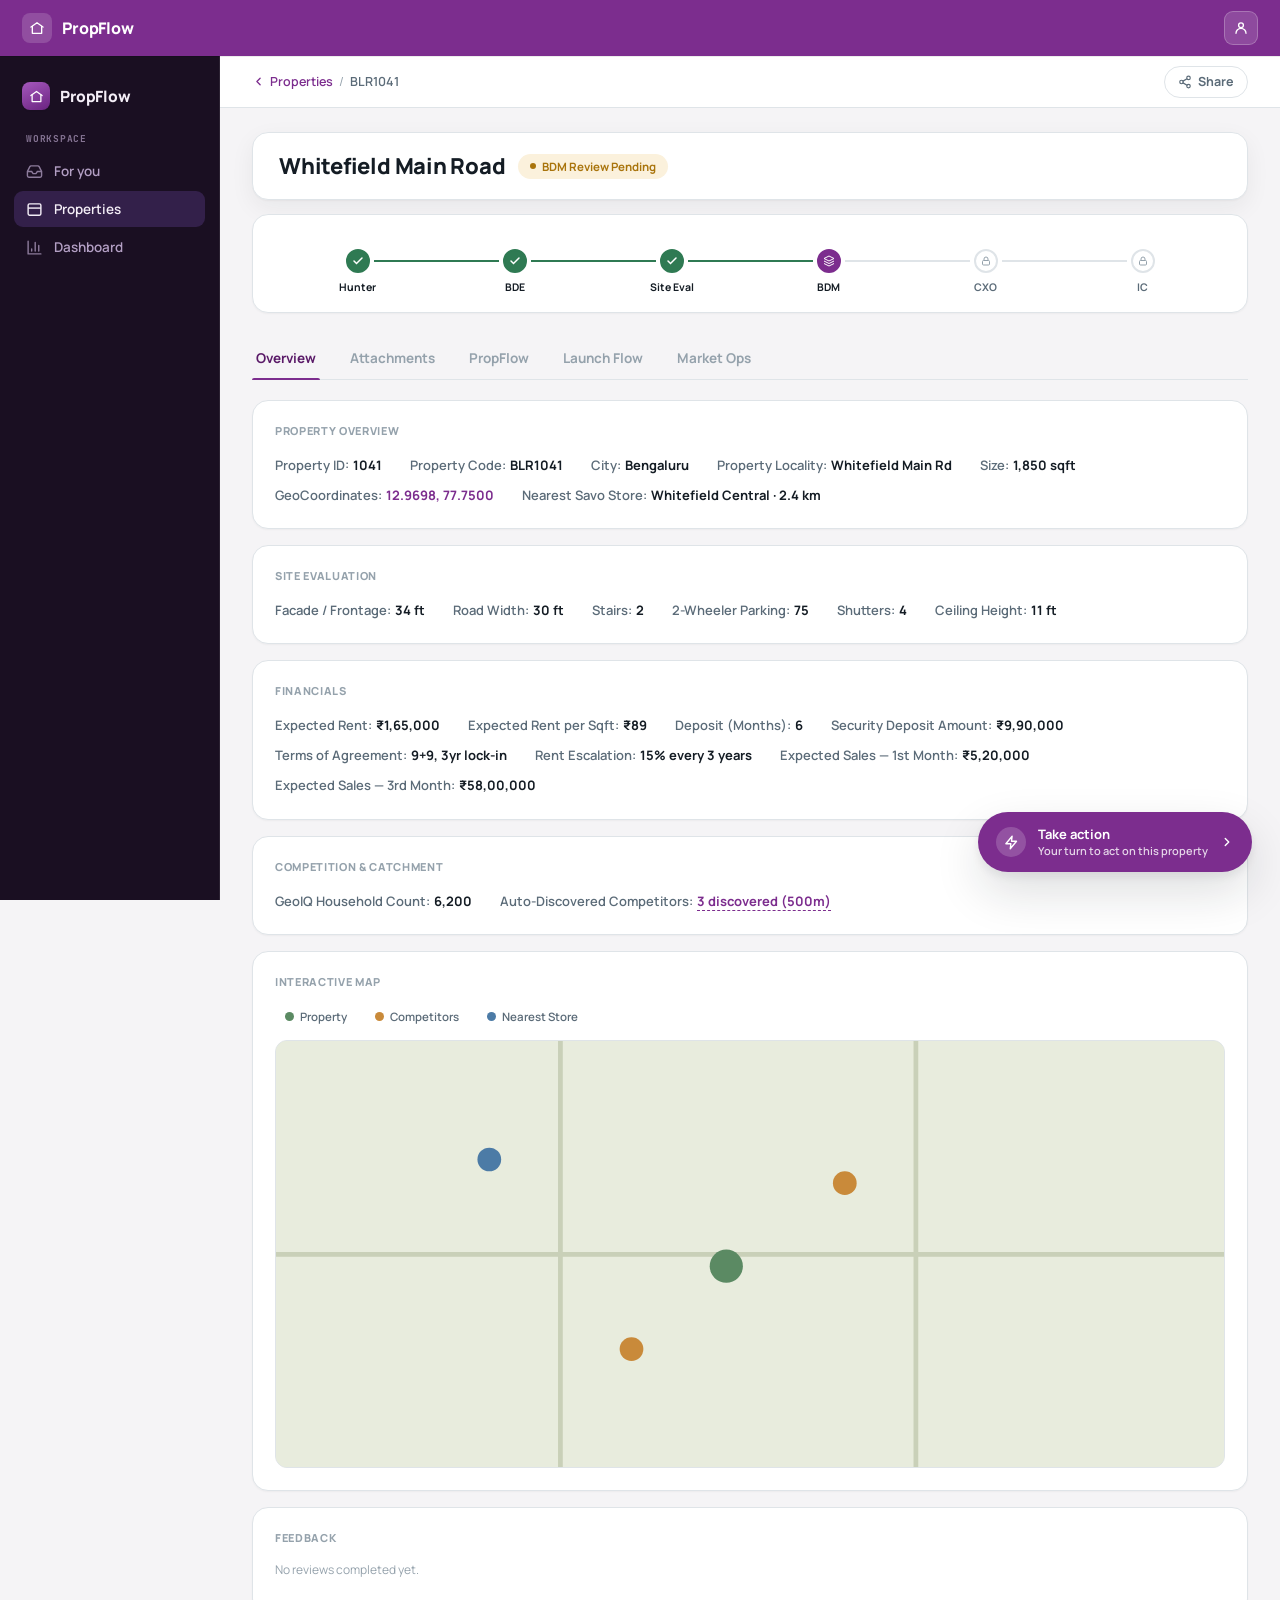
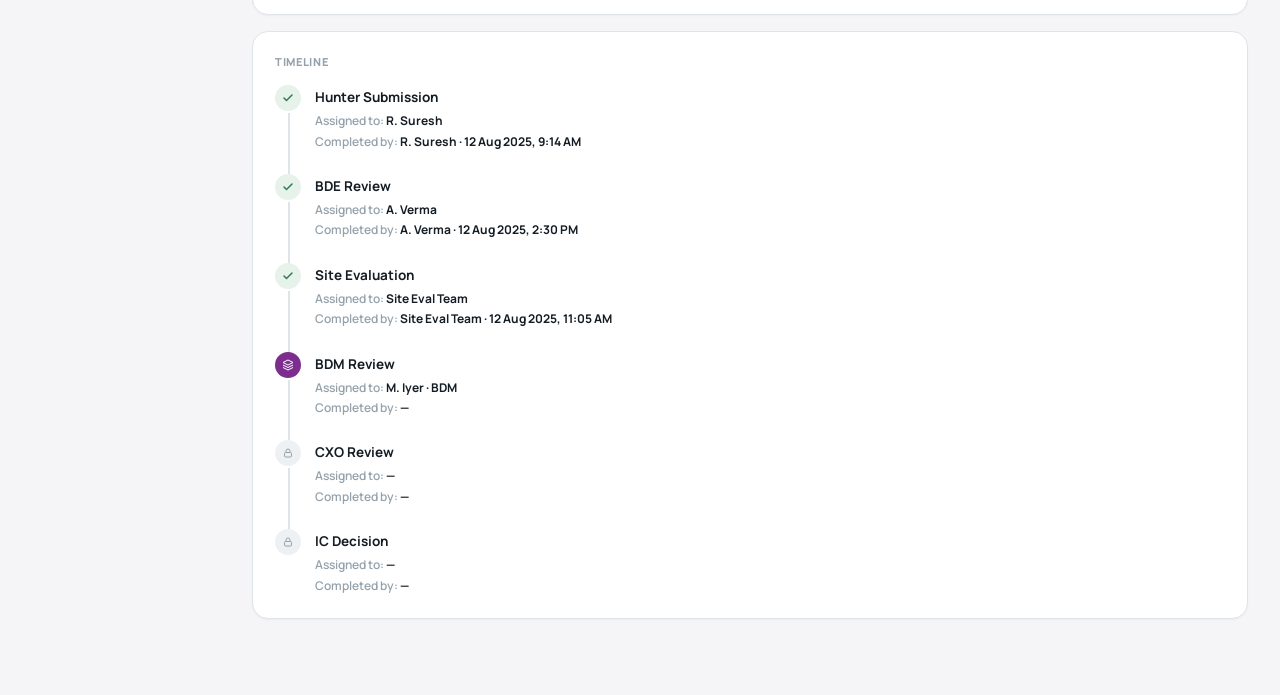
<file: property.html>
<!doctype html>
<html lang="en">
<head>
<meta charset="utf-8">
<meta name="viewport" content="width=device-width, initial-scale=1">
<title>BLR1041 — PropFlow</title>
<link rel="stylesheet" href="https://fonts.googleapis.com/css2?family=Manrope:wght@400;500;600;700;800&family=JetBrains+Mono:wght@400;500;600&display=swap">
<link rel="stylesheet" href="common.css">
<style>
  .app{width:100%;}
  .topbar{position:sticky; top:var(--gtop-h); z-index:50; height:52px; border-bottom:1px solid var(--line); background:var(--panel); display:flex; align-items:center; justify-content:space-between; padding:0 32px;}

  .pagewrap{max-width:1180px; margin:0 auto; padding:24px 32px 60px;}
  .pagehead{background:var(--panel); border:1px solid var(--line); border-radius:16px; padding:18px 26px; box-shadow:var(--shadow-md); animation:riseIn .4s ease-out both;}
  .flowcard{background:var(--panel); border:1px solid var(--line); border-radius:16px; padding:18px 26px; box-shadow:var(--shadow-sm); margin-top:14px; animation:riseIn .4s .05s ease-out both;}
  .htop{display:flex; align-items:flex-start; justify-content:space-between; gap:20px;}
  .htitle{display:flex; align-items:center; gap:12px; flex-wrap:wrap;}
  h1{font-size:22px; font-weight:800; margin:0; letter-spacing:-.01em;}
  .code{font-family:'JetBrains Mono',monospace; font-size:12px; font-weight:600; color:var(--muted); background:var(--line-soft); padding:4px 10px; border-radius:7px;}
  .hmeta{font-size:12.5px; color:var(--faint); margin-top:7px; display:flex; align-items:center; gap:6px; flex-wrap:wrap;}
  .hmeta .av{width:18px;height:18px;font-size:8px;}
  .storecard{border:1px solid var(--line); border-radius:12px; background:var(--paper); padding:12px 15px; min-width:210px;}
  .storecard .k{font-family:'JetBrains Mono',monospace; font-size:9.5px; font-weight:700; letter-spacing:.06em; text-transform:uppercase; color:var(--faint); margin-bottom:5px;}
  .storecard .v{font-size:13px; font-weight:700;}
  .storecard .sub{font-size:11px; color:var(--muted); margin-top:2px;}

  .tabbar{position:relative; display:flex; gap:0; border-bottom:1px solid var(--line); margin-top:24px;}
  .tabbtn{padding:12px 4px; margin-right:26px; font-size:13.5px; font-weight:700; color:var(--faint); cursor:pointer; transition:color .15s;}
  .tabbtn:hover{color:var(--muted);}
  .tabbtn.on{color:var(--accent-ink);}
  .tabindicator{position:absolute; bottom:-1px; height:2px; background:var(--accent); border-radius:2px 2px 0 0; transition:left .28s cubic-bezier(.4,0,.2,1), width .28s cubic-bezier(.4,0,.2,1);}

  .bodygrid{display:grid; grid-template-columns:1fr; gap:20px; margin-top:20px; align-items:start;}
  .bodygrid > *{min-width:0;}
  .leftcol{position:sticky; top:calc(var(--gtop-h) + 68px); border:1px solid var(--line); border-radius:16px; background:var(--panel); box-shadow:var(--shadow-md); padding:18px; animation:riseIn .4s .05s ease-out both;}
  .leftcol h3{font-size:12.5px; font-weight:800; margin:0 0 4px;}
  .leftsub{font-size:11px; color:var(--faint); margin-bottom:12px;}

  .idxlist{display:flex; flex-direction:column; gap:2px;}
  .idxitem{display:flex; align-items:center; gap:9px; padding:8px 8px; border-radius:9px; cursor:pointer; transition:background .15s;}
  .idxitem:hover{background:var(--paper);}
  .idxdot{width:20px;height:20px;border-radius:7px; display:flex; align-items:center; justify-content:center; flex:none;}
  .idxdot svg{width:10px;height:10px;}
  .idxdot.done{background:var(--good-bg); color:var(--good);}
  .idxdot.current{background:var(--accent); color:#fff;}
  .idxdot.rejected{background:var(--bad-bg); color:var(--bad);}
  .idxdot.hold{background:var(--hold-bg); color:var(--hold);}
  .idxdot.future{background:var(--line-soft); color:var(--faint);}
  .idxlbl{font-size:12px; font-weight:600; color:var(--muted); flex:1; min-width:0;}
  .idxitem.on .idxlbl{color:var(--ink); font-weight:700;}

  .uploadrow{display:flex; gap:10px; margin-bottom:18px;}
  .uploadtitle{flex:1; height:40px; border:1.5px solid var(--line); border-radius:9px; background:var(--paper); padding:0 12px; font-size:12.5px; font-family:inherit; color:var(--ink);}
  .uploadtitle:focus{outline:none; border-color:var(--accent); box-shadow:0 0 0 3px var(--accent-soft); background:var(--panel);}
  .uploadbtn{height:40px; padding:0 16px; border-radius:9px; background:var(--accent); color:#fff; font-size:12.5px; font-weight:700; border:none; cursor:pointer; white-space:nowrap; flex:none;}
  .uploadbtn:hover{filter:brightness(.96);}
  .gallerylbl{font-family:'JetBrains Mono',monospace; font-size:10px; font-weight:700; letter-spacing:.05em; text-transform:uppercase; color:var(--faint); margin-bottom:10px;}
  .mtabs{display:flex; gap:4px; background:var(--paper); padding:3px; border-radius:8px; margin-bottom:12px;}
  .mtab{flex:1; text-align:center; font-size:11px; font-weight:700; padding:6px 0; border-radius:6px; color:var(--muted); cursor:pointer;}
  .mtab.on{background:var(--panel); color:var(--ink); box-shadow:var(--shadow-sm);}
  .mtiles{display:flex; flex-direction:column; gap:9px;}
  .tile{height:70px; border-radius:10px; display:flex; align-items:flex-end; position:relative; overflow:hidden; cursor:pointer;}
  .tile.filled{background:linear-gradient(150deg,#9fb3c0,#4a7d95);}
  .tile.req::before{content:"Required"; position:absolute; top:6px; left:6px; font-family:'JetBrains Mono',monospace; font-size:7.5px; font-weight:700; letter-spacing:.03em; text-transform:uppercase; background:rgba(255,255,255,.92); color:var(--bad); padding:2px 6px; border-radius:100px;}
  .tile .lb{padding:6px 9px; font-size:10.5px; font-weight:700; color:#fff; text-shadow:0 1px 3px rgba(0,0,0,.4);}
  .tile.add{background:var(--paper); border:1.5px dashed var(--line); color:var(--faint); align-items:center; justify-content:center;}
  .tile.add:hover{border-color:var(--accent); color:var(--accent);}
  .tile.add svg{width:18px;height:18px;}
  .doctile{height:52px; border-radius:9px; background:linear-gradient(150deg,#c7cdd2,#8f9aa3); display:flex; align-items:flex-end; padding:6px 9px; margin-bottom:9px;}
  .doctile .lb{font-size:10px; font-weight:700; color:#fff; text-shadow:0 1px 2px rgba(0,0,0,.3);}

  .stcard{border:1px solid var(--line); border-radius:16px; background:var(--panel); box-shadow:var(--shadow-sm); margin-bottom:16px; animation:riseIn .35s ease-out both; overflow:hidden; scroll-margin-top:calc(var(--gtop-h) + 68px);}
  .stcard.current{border-color:var(--accent); box-shadow:var(--shadow-md);}
  .stcard.dim{opacity:.6;}
  .stchead{display:flex; align-items:center; gap:10px; padding:20px 22px; cursor:pointer; margin-bottom:0;}
  .stchev{width:16px;height:16px; color:var(--faint); flex:none; transition:transform .2s; margin-left:8px;}
  .stcard.open .stchev{transform:rotate(180deg);}
  .stbody{padding:0 22px 20px;}
  .stcard:not(.open) .stbody{display:none;}
  .stbadge{width:26px;height:26px;border-radius:8px;display:flex;align-items:center;justify-content:center;flex:none;}
  .stbadge svg{width:13px;height:13px;}
  .stbadge.done{background:var(--good-bg); color:var(--good);}
  .stbadge.current{background:var(--accent); color:#fff;}
  .stbadge.rejected{background:var(--bad-bg); color:var(--bad);}
  .stbadge.hold{background:var(--hold-bg); color:var(--hold);}
  .stbadge.future{background:var(--line-soft); color:var(--faint);}
  .stname{font-size:14.5px; font-weight:700;}
  .stmeta{font-size:11.5px; color:var(--faint); font-weight:600;}
  .sttag{font-family:'JetBrains Mono',monospace; font-size:9.5px; font-weight:700; letter-spacing:.05em; text-transform:uppercase; padding:3px 9px; border-radius:100px; margin-left:auto;}
  .sttag.done{background:var(--good-bg); color:var(--good);}
  .sttag.current{background:var(--accent-soft); color:var(--accent-ink);}
  .sttag.rejected{background:var(--bad-bg); color:var(--bad);}
  .sttag.hold{background:var(--hold-bg); color:var(--hold);}
  .sttag.future{background:var(--line-soft); color:var(--faint);}

  .fieldgrid{display:flex; flex-wrap:wrap; gap:8px 28px;}
  .fieldgrid .fitem{font-size:13px; line-height:1.7;}
  .fieldgrid .fitem .k{font-size:13px; font-weight:600; color:var(--muted); text-transform:none; letter-spacing:normal; margin-bottom:0;}
  .fieldgrid .fitem .v{font-size:13px; font-weight:700; color:var(--ink); margin-left:4px;}

  .timeline{display:flex; flex-direction:column;}
  .tlitem{display:flex; gap:14px; position:relative; padding-bottom:22px;}
  .tlitem:last-child{padding-bottom:0;}
  .tlitem::before{content:""; position:absolute; left:13px; top:28px; bottom:0; width:2px; background:var(--line);}
  .tlitem:last-child::before{display:none;}
  .tldot{width:26px;height:26px;border-radius:50%; display:flex; align-items:center; justify-content:center; flex:none; z-index:1;}
  .tldot svg{width:12px;height:12px;}
  .tldot.done{background:var(--good-bg); color:var(--good);}
  .tldot.current{background:var(--accent); color:#fff;}
  .tldot.rejected{background:var(--bad-bg); color:var(--bad);}
  .tldot.hold{background:var(--hold-bg); color:var(--hold);}
  .tldot.future{background:var(--line-soft); color:var(--faint);}
  .tlbody{flex:1; min-width:0; padding-top:3px;}
  .tlhead{display:flex; align-items:center; gap:10px; margin-bottom:5px;}
  .tlname{font-size:13.5px; font-weight:700;}
  .tlstatus{font-family:'JetBrains Mono',monospace; font-size:9px; font-weight:700; letter-spacing:.05em; text-transform:uppercase; padding:2px 8px; border-radius:100px; margin-left:auto; flex:none;}
  .tlstatus.done{background:var(--good-bg); color:var(--good);}
  .tlstatus.current{background:var(--accent-soft); color:var(--accent-ink);}
  .tlstatus.rejected{background:var(--bad-bg); color:var(--bad);}
  .tlstatus.hold{background:var(--hold-bg); color:var(--hold);}
  .tlstatus.future{background:var(--line-soft); color:var(--faint);}
  .tlrow{font-size:12px; color:var(--muted); line-height:1.7;}
  .tlk{color:var(--faint); font-weight:600;}
  .tlv{color:var(--ink); font-weight:700;}

  .editgrid{display:grid; grid-template-columns:repeat(3, 1fr); gap:16px; margin-bottom:18px;}
  label{display:block; font-size:11px; font-weight:600; color:var(--muted); margin-bottom:6px;}
  .fakeinput{height:38px; border:1.5px solid var(--line); border-radius:9px; background:var(--panel); padding:0 12px; font-size:13px; display:flex; align-items:center; color:var(--faint);}
  .fakeinput.focus{border-color:var(--accent); box-shadow:0 0 0 3px var(--accent-soft); color:var(--muted);}
  .toggle{display:flex; align-items:center; gap:10px; height:38px;}
  .sw{width:36px;height:20px;border-radius:100px;background:var(--accent); position:relative;}
  .sw::after{content:"";position:absolute;top:2px;right:2px;width:16px;height:16px;border-radius:50%;background:#fff;}
  .textarea{height:38px; border:1.5px solid var(--line); border-radius:9px; background:var(--panel); padding:9px 12px; font-size:12px; color:var(--faint);}

  .actionrow{display:flex; align-items:flex-end; justify-content:space-between; gap:16px; padding-top:16px; border-top:1px solid var(--line-soft);}
  .commentbox{flex:1; max-width:400px;}
  .actionbtns{display:flex; gap:9px;}
  .abtn{height:38px; padding:0 18px; border-radius:9px; font-size:12.5px; font-weight:700; display:flex; align-items:center; border:1px solid var(--line); cursor:pointer; transition:transform .12s, filter .12s;}
  .abtn:hover{filter:brightness(0.97); transform:translateY(-1px);}
  .abtn.approve{background:var(--good); color:#fff; border-color:var(--good);}
  .abtn.reject{background:var(--bad-bg); color:var(--bad); border-color:transparent;}
  .abtn.hold{background:var(--hold-bg); color:var(--hold); border-color:transparent;}

  .decidedbox{display:flex; align-items:flex-start; gap:12px;}
  .decidedbox .ic{width:34px;height:34px;border-radius:9px; display:flex; align-items:center; justify-content:center; flex:none;}
  .decidedbox .ic svg{width:17px;height:17px;}
  .decidedbox.approve .ic{background:var(--good-bg); color:var(--good);}
  .decidedbox.reject .ic{background:var(--bad-bg); color:var(--bad);}
  .decidedbox.hold .ic{background:var(--hold-bg); color:var(--hold);}
  .decidedbox .t{font-size:13.5px; font-weight:700; margin-bottom:3px;}
  .decidedbox .d{font-size:12px; color:var(--muted); line-height:1.6;}

  .lockrow{display:flex; align-items:center; gap:9px; color:var(--faint); font-size:12.5px;}
  .lockrow svg{width:15px;height:15px; flex:none;}

  .fb-item{margin-bottom:18px; padding-bottom:18px; border-bottom:1px solid var(--line-soft);}
  .fb-item:last-child{margin-bottom:0; padding-bottom:0; border-bottom:none;}
  .fb-head{display:flex; align-items:center; gap:10px;}
  .fb-name{font-size:13.5px; font-weight:700; flex:none;}
  .fb-time{font-size:11.5px; color:var(--faint); font-weight:600; overflow:hidden; text-overflow:ellipsis; white-space:nowrap;}
  .fb-body{margin-top:8px;}
  .fb-text{font-size:12.5px; color:var(--muted); line-height:1.6; margin-top:6px;}
  .fb-empty{font-size:12px; color:var(--faint); margin-bottom:14px;}
  .fb-action{font-family:'JetBrains Mono',monospace; font-size:9.5px; font-weight:700; letter-spacing:.05em; text-transform:uppercase; padding:3px 9px; border-radius:100px; margin-left:auto; flex:none;}
  .fb-action.done{background:var(--good-bg); color:var(--good);}
  .fb-action.rejected{background:var(--bad-bg); color:var(--bad);}
  .fb-action.hold{background:var(--hold-bg); color:var(--hold);}
  .fb-fields{display:flex; flex-wrap:wrap; gap:5px 16px; margin-top:8px;}
  .fb-fields .fchip{font-size:11.5px;}
  .fb-fields .fchip .fk{color:var(--faint); font-weight:600; margin-right:4px;}
  .fb-fields .fchip .fv{color:var(--ink); font-weight:700;}

  .negtable{width:100%; border-collapse:collapse; font-size:12.5px;}
  .negtable th{text-align:left; font-family:'JetBrains Mono',monospace; font-size:9.5px; font-weight:600; letter-spacing:.05em; text-transform:uppercase; color:var(--faint); padding:8px 10px; border-bottom:1px solid var(--line);}
  .negtable td{padding:10px; border-bottom:1px solid var(--line-soft);}

  .summarycard{border:1px solid var(--line); border-radius:16px; background:var(--panel); box-shadow:var(--shadow-sm); padding:22px; margin-bottom:16px;}
  .panetitle{font-size:11px; font-weight:800; letter-spacing:.06em; text-transform:uppercase; color:var(--faint); margin:0 0 16px;}

  .mapbox{border:1px solid var(--line); border-radius:12px; overflow:hidden; background:#e8ecdd;}
  .mapbox svg{display:block; width:100%; height:auto;}
  .maplegend{display:flex; gap:8px; flex-wrap:wrap; margin-bottom:12px; font-size:11.5px; color:var(--muted); font-weight:600;}
  .maplegend span{display:inline-flex; align-items:center; gap:6px;}
  .maplegend i{width:9px;height:9px;border-radius:50%; display:inline-block;}
  .maplegend-item{cursor:pointer; padding:4px 10px; border-radius:100px; transition:background .15s, color .15s; user-select:none;}
  .maplegend-item:hover{background:var(--paper);}
  .maplegend-item.on{background:var(--accent-soft); color:var(--accent-ink);}
  .mappin{transition:opacity .2s, r .2s; cursor:pointer;}
  .mapbox.highlighting .mappin{opacity:.22;}
  .mapbox.highlighting .mappin.active{opacity:1;}
  .comppanel{max-height:0; overflow:hidden; transition:max-height .3s ease;}
  .comppanel.open{max-height:900px;}
  .comptoggle{cursor:pointer; color:var(--accent); border-bottom:1px dashed var(--accent);}
  .comptoggle:hover{color:var(--accent-deep);}
  .geolink{color:var(--accent); text-decoration:none;}
  .geolink:hover{text-decoration:underline;}

  .comingsoon{border:1px solid var(--line); border-radius:16px; background:var(--panel); box-shadow:var(--shadow-sm); padding:44px 26px; text-align:center;}
  .comingsoon-ic{width:52px;height:52px;border-radius:14px; background:var(--accent-soft); color:var(--accent-ink); display:flex; align-items:center; justify-content:center; margin:0 auto 16px;}
  .comingsoon-ic svg{width:24px;height:24px;}
  .comingsoon-t{font-size:15px; font-weight:800; margin-bottom:7px;}
  .comingsoon-d{font-size:12.5px; color:var(--muted); max-width:400px; margin:0 auto 20px; line-height:1.6;}
  .comingsoon .openlink{margin-top:0;}
  .summarygrid{display:grid; grid-template-columns:1fr 1fr; gap:18px; margin-top:14px;}
  .openlink{margin-top:16px; display:inline-flex; align-items:center; gap:6px; font-size:12.5px; font-weight:700; color:var(--accent);}
  .openlink:hover{color:var(--accent-deep);}
  .openlink svg{width:13px;height:13px;}

  .takeaction{position:fixed; right:28px; bottom:28px; z-index:120; display:none; align-items:center; gap:12px; background:var(--accent); color:#fff; padding:14px 18px; border-radius:100px; box-shadow:var(--shadow-lg); cursor:pointer; animation:riseIn .3s ease-out both, pulse 2.4s ease-in-out infinite;}
  .takeaction:hover{filter:brightness(1.05); transform:translateY(-1px);}
  .takeaction.show{display:flex;}
  .takeaction .ic{width:30px;height:30px;border-radius:50%; background:rgba(255,255,255,.18); display:flex; align-items:center; justify-content:center; flex:none;}
  .takeaction .ic svg{width:15px;height:15px;}
  .takeaction .t{font-size:13px; font-weight:700; line-height:1.3;}
  .takeaction .d{font-size:11px; color:rgba(255,255,255,.8); font-weight:600;}
  .takeaction .arrow{width:14px;height:14px; flex:none;}

  .sharewrap{position:relative;}
  .sharebtn{height:32px; padding:0 13px; border-radius:100px; border:1px solid var(--line); background:var(--panel); color:var(--muted); font-size:12.5px; font-weight:700; display:flex; align-items:center; gap:6px; cursor:pointer; transition:border-color .15s, color .15s;}
  .sharebtn:hover{border-color:var(--accent); color:var(--accent);}
  .sharebtn svg{width:14px;height:14px;}
  .share-pop{position:absolute; top:calc(100% + 8px); right:0; width:320px; background:var(--panel); border:1px solid var(--line); border-radius:14px; box-shadow:var(--shadow-lg); padding:16px; z-index:150; opacity:0; pointer-events:none; transform:translateY(-6px); transition:opacity .15s, transform .15s;}
  .share-pop.open{opacity:1; pointer-events:auto; transform:translateY(0);}
  .share-title{font-size:13px; font-weight:700; margin-bottom:12px;}
  .share-linkrow{display:flex; gap:8px;}
  .share-input{flex:1; min-width:0; height:36px; border:1.5px solid var(--line); border-radius:8px; background:var(--paper); padding:0 10px; font-size:11.5px; font-family:'JetBrains Mono',monospace; color:var(--muted);}
  .share-copybtn{height:36px; padding:0 14px; border-radius:8px; background:var(--accent); color:#fff; font-size:12px; font-weight:700; border:none; cursor:pointer; flex:none;}
  .share-copybtn:hover{filter:brightness(.96);}
  .share-copybtn.copied{background:var(--good);}
  .share-note{font-size:11px; color:var(--faint); line-height:1.5; margin-top:10px;}

  @media (max-width: 720px){
    html{overflow-x:hidden;}
    .topbar{flex-wrap:wrap; height:auto; padding:10px 16px; gap:6px;}
    .pagewrap{padding-left:16px; padding-right:16px;}
    .bodygrid{grid-template-columns:1fr;}
    .leftcol{position:static; width:100%;}
    .flow{overflow-x:auto; -webkit-overflow-scrolling:touch; padding-bottom:6px;}
    .flow::-webkit-scrollbar{height:4px;}
    .tabbar{overflow-x:auto; -webkit-overflow-scrolling:touch; flex-wrap:nowrap;}
    .tabbtn{white-space:nowrap;}
    .takeaction{right:16px; bottom:calc(70px + env(safe-area-inset-bottom)); padding:12px 16px;}
    .uploadrow{gap:8px;}
    .uploadbtn{padding:0 12px; font-size:11.5px;}
    .takeaction .d{display:none;}
    .editgrid{grid-template-columns:1fr; gap:14px;}
    .actionrow{flex-direction:column; align-items:stretch;}
    .commentbox{max-width:100%;}
    .actionbtns{flex-wrap:wrap;}
    .abtn{flex:1; justify-content:center;}
  }
</style>
</head>
<body>
<div class="gtopbar">
  <div class="brand">
    <div class="box"><svg viewBox="0 0 24 24" fill="none" stroke="#fff" stroke-width="2" stroke-linecap="round" stroke-linejoin="round"><path d="M3 10.5 12 4l9 6.5"/><path d="M5 9.5V20h14V9.5"/></svg></div>
    <div class="name">PropFlow</div>
  </div>
  <div class="usermenu">
    <div class="usermenu-btn" id="userMenuBtn"><svg viewBox="0 0 24 24" fill="none" stroke="currentColor" stroke-width="2" stroke-linecap="round" stroke-linejoin="round"><circle cx="12" cy="8" r="3.6"/><path d="M4.5 20c0-4.1 3.4-7.5 7.5-7.5s7.5 3.4 7.5 7.5"/></svg></div>
    <div class="usermenu-dd" id="userMenuDd">
      <div class="usermenu-head">
        <div class="av" style="background:linear-gradient(155deg,#7c4f96,#5a3970);">MI</div>
        <div><div class="n">M. Iyer</div><div class="r">BDM &middot; Bengaluru</div></div>
      </div>
      <div class="usermenu-rows">
        <div class="usermenu-row"><span class="k">Email</span><span class="v">m.iyer@savomart.com</span></div>
        <div class="usermenu-row"><span class="k">Role</span><span class="v">BDM</span></div>
        <div class="usermenu-row"><span class="k">City access</span><span class="v">Bengaluru</span></div>
      </div>
      <button class="usermenu-out" id="userMenuSignOut">Sign out</button>
    </div>
  </div>
</div>
<div class="app">
  <div class="side">
    <div class="mark">
      <div class="box"><svg viewBox="0 0 24 24" fill="none" stroke="#fff" stroke-width="2" stroke-linecap="round" stroke-linejoin="round"><path d="M3 10.5 12 4l9 6.5"/><path d="M5 9.5V20h14V9.5"/></svg></div>
      <div class="name">PropFlow</div>
    </div>
    <div class="nav">
      <div class="navlabel">Workspace</div>
      <a class="nitem" href="inbox.html"><svg viewBox="0 0 24 24" fill="none" stroke="currentColor" stroke-width="2"><path d="M22 12h-6l-2 3h-4l-2-3H2"/><path d="M5.45 5.11 2 12v6a2 2 0 0 0 2 2h16a2 2 0 0 0 2-2v-6l-3.45-6.89A2 2 0 0 0 16.76 4H7.24a2 2 0 0 0-1.79 1.11Z"/></svg>For you</a>
      <a class="nitem on" href="dashboard.html"><svg viewBox="0 0 24 24" fill="none" stroke="currentColor" stroke-width="2"><rect x="3" y="4" width="18" height="16" rx="2"/><path d="M3 10h18"/></svg>Properties</a>
      <a class="nitem" href="bde-stats.html"><svg viewBox="0 0 24 24" fill="none" stroke="currentColor" stroke-width="2" stroke-linecap="round" stroke-linejoin="round"><path d="M3 3v18h18"/><path d="M18 17V9M13 17V5M8 17v-3"/></svg>Dashboard</a>
    </div>
  </div>

  <div class="main">
    <div class="topbar">
      <div class="crumb"><a class="back" href="dashboard.html"><svg viewBox="0 0 24 24" fill="none" stroke="currentColor" stroke-width="2.4" stroke-linecap="round" stroke-linejoin="round"><path d="m15 18-6-6 6-6"/></svg>Properties</a> / <b id="crumbCode">BLR1041</b></div>
      <div style="display:flex; align-items:center; gap:16px;">
        <div class="sharewrap">
          <div class="sharebtn" id="shareBtn"><svg viewBox="0 0 24 24" fill="none" stroke="currentColor" stroke-width="2" stroke-linecap="round" stroke-linejoin="round"><circle cx="18" cy="5" r="3"/><circle cx="6" cy="12" r="3"/><circle cx="18" cy="19" r="3"/><path d="m8.6 10.5 6.8-3.9M8.6 13.5l6.8 3.9"/></svg>Share</div>
          <div class="share-pop" id="sharePop">
            <div class="share-title">Share this property</div>
            <div class="share-linkrow">
              <input class="share-input" id="shareLink" readonly>
              <button class="share-copybtn" id="shareCopyBtn">Copy</button>
            </div>
            <div class="share-note">Anyone with a PropFlow account and access to Bengaluru properties can open this link.</div>
          </div>
        </div>
      </div>
    </div>

    <div class="pagewrap">

      <div class="pagehead">
        <div class="htitle">
          <h1 id="propTitle">Whitefield Main Road</h1>
          <span class="status" id="headStatus"></span>
        </div>
      </div>

      <div class="flowcard">
        <div class="flow" id="flowStepper"></div>
      </div>

      <div class="tabbar" id="tabBar">
        <div class="tabbtn on" data-tab="overview">Overview</div>
        <div class="tabbtn" data-tab="media">Attachments</div>
        <div class="tabbtn" data-tab="propflow">PropFlow</div>
        <div class="tabbtn" data-tab="launchflow">Launch Flow</div>
        <div class="tabbtn" data-tab="marketops">Market Ops</div>
        <div class="tabindicator" id="tabIndicator"></div>
      </div>

      <div class="bodygrid">
        <div>
          <div class="tabpane" data-pane="overview" id="overview">
            <div id="ovDynamic"></div>
            <div class="summarycard">
              <div class="panetitle">Feedback</div>
              <div id="feedbackList"></div>
            </div>
            <div class="summarycard">
              <div class="panetitle">Timeline</div>
              <div class="timeline" id="timelineList"></div>
            </div>
          </div>

          <div class="tabpane" data-pane="media" id="media" style="display:none;">
            <div class="summarycard">
              <div class="panetitle">Attachments</div>
              <div class="leftsub" style="margin-bottom:14px;">3 photos &middot; 2 docs</div>
              <div class="mtabs" style="max-width:260px;">
                <div class="mtab on" id="tabPhotos">Media</div>
                <div class="mtab" id="tabDocs">Documents</div>
              </div>
              <div id="mediaBody"></div>
            </div>
          </div>

          <div class="tabpane" data-pane="propflow" id="propflow" style="display:none;">
            <div id="stageStack" style="padding-bottom:90px;"></div>
          </div>

          <div class="tabpane" data-pane="launchflow" id="launchflow" style="display:none;">
            <div class="comingsoon">
              <div class="comingsoon-ic"><svg viewBox="0 0 24 24" fill="none" stroke="currentColor" stroke-width="2" stroke-linecap="round" stroke-linejoin="round"><circle cx="12" cy="12" r="9"/><path d="M12 7v5l3.5 2"/></svg></div>
              <div class="comingsoon-t">Coming Soon</div>
              <div class="comingsoon-d">Launch Flow (LL SoW &amp; HOTO) isn't available in this preview yet. Use the current PropFlow system for this property in the meantime.</div>
              <a class="openlink" id="djangoLinkLaunch" href="#" target="_blank" rel="noopener">Open in current PropFlow <svg viewBox="0 0 24 24" fill="none" stroke="currentColor" stroke-width="2.4" stroke-linecap="round"><path d="M7 17 17 7M7 7h10v10"/></svg></a>
            </div>
          </div>

          <div class="tabpane" data-pane="marketops" id="marketops" style="display:none;">
            <div class="comingsoon">
              <div class="comingsoon-ic"><svg viewBox="0 0 24 24" fill="none" stroke="currentColor" stroke-width="2" stroke-linecap="round" stroke-linejoin="round"><circle cx="12" cy="12" r="9"/><path d="M12 7v5l3.5 2"/></svg></div>
              <div class="comingsoon-t">Coming Soon</div>
              <div class="comingsoon-d">Market Ops (Catchment Reports) isn't available in this preview yet. Use the current PropFlow system for this property in the meantime.</div>
              <a class="openlink" id="djangoLinkMarket" href="#" target="_blank" rel="noopener">Open in current PropFlow <svg viewBox="0 0 24 24" fill="none" stroke="currentColor" stroke-width="2.4" stroke-linecap="round"><path d="M7 17 17 7M7 7h10v10"/></svg></a>
            </div>
          </div>
        </div>
      </div>

    </div>
  </div>
</div>

<div class="takeaction" id="takeActionBanner">
  <div class="ic"><svg viewBox="0 0 24 24" fill="none" stroke="#fff" stroke-width="2.2" stroke-linecap="round" stroke-linejoin="round"><path d="M13 2 3 14h8l-1 8 10-12h-8l1-8Z"/></svg></div>
  <div>
    <div class="t" id="takeActionText">Take action</div>
    <div class="d">Your turn to act on this property</div>
  </div>
  <svg class="arrow" viewBox="0 0 24 24" fill="none" stroke="#fff" stroke-width="2.4" stroke-linecap="round" stroke-linejoin="round"><path d="M9 6l6 6-6 6"/></svg>
</div>

<script src="common.js"></script>
<script>
var SEEDS = {
  BLR1041: { id:'1041', name:'Whitefield Main Road', city:'Bengaluru', locality:'Whitefield Main Rd', size:'1,850 sqft', rent:'&#8377;1,65,000', landlord:'N. Gowda', landlordPhone:'98450 XXXXX', source:'Self', geo:'12.9698, 77.7500', store:'Whitefield Central &middot; 2.4 km', hunter:'R. Suresh', bde:'A. Verma', assignedName:'M. Iyer', assignedRole:'BDM', submitted:'12 Aug 2025', stage:'bdm_pending',
    siteEval:{facade:'34 ft', roadWidth:'30 ft', stairs:'2', parking:'75', shutters:'4', ceiling:'11 ft'},
    fin:{rentSqft:'&#8377;89', depositMonths:'6', depositAmount:'&#8377;9,90,000', terms:'9+9, 3yr lock-in', escalation:'15% every 3 years', sales1mo:'&#8377;5,20,000', sales3mo:'&#8377;58,00,000'},
    comp:{households:'6,200', nearest:'3 discovered (500m)', secA:'61%', workingPop:'2,150', density:'8,400/km&sup2;',
      competitors:[['D-Mart Express','280 m'],['Reliance Smart','410 m'],["Nature's Basket",'600 m']]} },
  BLR1042: { id:'1042', name:'HSR Layout Sector 3', city:'Bengaluru', locality:'HSR Layout Sector 3', size:'2,100 sqft', rent:'&#8377;1,92,000', landlord:'V. Kumar', landlordPhone:'98802 XXXXX', source:'Consultant', geo:'12.9121, 77.6446', store:'HSR Central &middot; 1.1 km', hunter:'A. Nair', bde:'A. Verma', assignedName:'M. Iyer', assignedRole:'BDM', submitted:'1 Sep 2025', stage:'bdm_hold',
    siteEval:{facade:'28 ft', roadWidth:'40 ft', stairs:'1', parking:'40', shutters:'3', ceiling:'12 ft'},
    fin:{rentSqft:'&#8377;91', depositMonths:'8', depositAmount:'&#8377;15,36,000', terms:'9+9, 3yr lock-in', escalation:'15% every 3 years', sales1mo:'&#8377;6,10,000', sales3mo:'&#8377;68,00,000'},
    comp:{households:'8,450', nearest:'5 discovered (500m)', secA:'68%', workingPop:'3,020', density:'11,200/km&sup2;',
      competitors:[['Reliance Smart','150 m'],['More Supermarket','220 m'],["Spencer's Daily",'340 m'],['Star Bazaar','480 m'],['D-Mart Express','650 m']]} },
  CHN1028: { id:'1028', name:'Anna Nagar West', city:'Chennai', locality:'Anna Nagar West 2nd Ave', size:'1,620 sqft', rent:'&#8377;1,38,000', landlord:'R. Elango', landlordPhone:'94440 XXXXX', source:'Employee Referral', geo:'13.0850, 80.2101', store:'Anna Nagar Central &middot; 3.0 km', hunter:'K. Raman', bde:'Demo BDE', assignedName:'Unassigned', assignedRole:'&mdash;', submitted:'28 Aug 2025', stage:'cxo_pending',
    siteEval:{facade:'26 ft', roadWidth:'24 ft', stairs:'0', parking:'55', shutters:'2', ceiling:'10.5 ft'},
    fin:{rentSqft:'&#8377;85', depositMonths:'6', depositAmount:'&#8377;8,28,000', terms:'9+9, 3yr lock-in', escalation:'12% every 3 years', sales1mo:'&#8377;4,40,000', sales3mo:'&#8377;48,00,000'},
    comp:{households:'5,120', nearest:'2 discovered (500m)', secA:'54%', workingPop:'1,640', density:'6,300/km&sup2;',
      competitors:[['Nilgiris','200 m'],['Reliance Smart','350 m']]} },
  BLR1039: { id:'1039', name:'Indiranagar 100ft Rd', city:'Bengaluru', locality:'100 Feet Road, Indiranagar', size:'1,400 sqft', rent:'&#8377;2,10,000', landlord:'S. Bhat', landlordPhone:'99001 XXXXX', source:'Self', geo:'12.9719, 77.6412', store:'Indiranagar Central &middot; 0.6 km', hunter:'R. Suresh', bde:'A. Verma', assignedName:'M. Iyer', assignedRole:'BDM', submitted:'24 Aug 2025', stage:'bdm_rejected',
    siteEval:{facade:'22 ft', roadWidth:'100 ft', stairs:'0', parking:'0', shutters:'2', ceiling:'9.5 ft'},
    fin:{rentSqft:'&#8377;150', depositMonths:'12', depositAmount:'&#8377;25,20,000', terms:'9+9, 3yr lock-in', escalation:'15% every 3 years', sales1mo:'&#8377;3,80,000', sales3mo:'&#8377;41,00,000'},
    comp:{households:'4,300', nearest:'9 discovered (500m)', secA:'72%', workingPop:'1,180', density:'14,500/km&sup2;',
      competitors:[['Reliance Smart','90 m'],['More Supermarket','140 m'],['Star Bazaar','210 m'],['D-Mart Express','260 m'],["Nature's Basket",'330 m']], competitorsMore:4} },
  HYD1015: { id:'1015', name:'Gachibowli Circle', city:'Hyderabad', locality:'Gachibowli Main Circle', size:'2,340 sqft', rent:'&#8377;1,80,000', landlord:'T. Reddy', landlordPhone:'93910 XXXXX', source:'Self', geo:'17.4401, 78.3489', store:'Gachibowli Central &middot; 1.8 km', hunter:'S. Reddy', bde:'Demo BDE', assignedName:'P. Rao', assignedRole:'IC Member', submitted:'22 Aug 2025', stage:'ic_pending',
    siteEval:{facade:'40 ft', roadWidth:'60 ft', stairs:'3', parking:'90', shutters:'5', ceiling:'12.5 ft'},
    fin:{rentSqft:'&#8377;77', depositMonths:'6', depositAmount:'&#8377;10,80,000', terms:'9+9, 3yr lock-in', escalation:'15% every 3 years', sales1mo:'&#8377;6,90,000', sales3mo:'&#8377;75,00,000'},
    comp:{households:'9,860', nearest:'1 discovered (500m)', secA:'66%', workingPop:'3,640', density:'9,800/km&sup2;',
      competitors:[['Reliance Smart','700 m']]} },
  BLR1044: { id:'1044', name:'Koramangala 5th Block', city:'Bengaluru', locality:'80 Feet Road, Koramangala 5th Blk', size:'1,980 sqft', rent:'&#8377;2,05,000', landlord:'D. Shetty', landlordPhone:'99456 XXXXX', source:'Consultant', geo:'12.9351, 77.6146', store:'Koramangala Central &middot; 1.4 km', hunter:'A. Nair', bde:'A. Verma', assignedName:'K. Bose', assignedRole:'Site Evaluator', submitted:'6 Sep 2025', stage:'siteeval_pending',
    siteEval:{facade:'&mdash;', roadWidth:'Below 20 ft', stairs:'5.0', parking:'65.0', shutters:'53.0', ceiling:'36.0 ft'},
    fin:{rentSqft:'&#8377;104', depositMonths:'6', depositAmount:'&#8377;12,30,000', terms:'&mdash;', escalation:'&mdash;', sales1mo:'&#8377;4,53,000', sales3mo:'&#8377;50,00,000'},
    comp:{households:'5,324', nearest:'None discovered', secA:'58%', workingPop:'1,720', density:'7,100/km&sup2;',
      competitors:[]} },
  CHN1030: { id:'1030', name:'Velachery Bypass', city:'Chennai', locality:'Velachery Bypass Road', size:'2,760 sqft', rent:'&#8377;1,60,000', landlord:'M. Iyer (LL)', landlordPhone:'90030 XXXXX', source:'Self', geo:'12.9756, 80.2207', store:'Velachery Central &middot; 0.9 km', hunter:'K. Raman', bde:'Demo BDE', assignedName:'IC Panel', assignedRole:'IC', submitted:'15 Aug 2025', stage:'approved',
    siteEval:{facade:'46 ft', roadWidth:'80 ft', stairs:'0', parking:'100', shutters:'6', ceiling:'13 ft'},
    fin:{rentSqft:'&#8377;58', depositMonths:'6', depositAmount:'&#8377;9,60,000', terms:'9+9, 3yr lock-in', escalation:'12% every 3 years', sales1mo:'&#8377;7,80,000', sales3mo:'&#8377;85,00,000'},
    comp:{households:'11,240', nearest:'0 discovered (500m)', secA:'70%', workingPop:'4,210', density:'12,900/km&sup2;',
      competitors:[]} },
};
var propCode = new URLSearchParams(window.location.search).get('code') || 'BLR1041';
var seed = SEEDS[propCode] || SEEDS.BLR1041;
propCode = SEEDS[propCode] ? propCode : 'BLR1041';

var STAGES = ['Hunter','BDE','Site Eval','BDM','CXO','IC'];
var STAGE_KEY_IDX = { bde:1, siteeval:2, bdm:3, cxo:4, ic:5 };
var state = { outcome: null, mediaTab: 'photos', elapsedSec: 6*3600 + 42*60 + 10 };
var mediaPhotos = [
  { title:'Front', req:true, grad:'linear-gradient(150deg,#9fb3c0,#4a7d95)' },
  { title:'Interior', grad:'linear-gradient(150deg,#b0a08f,#7d5f4a)' },
  { title:'Walkthrough', grad:'linear-gradient(150deg,#93b0a0,#3f8a6d)' },
];
var mediaDocs = [
  { title:'Title Deed.pdf' },
  { title:'Rent Agreement.docx' },
];

var ICONS = {
  check: '<svg viewBox="0 0 24 24" fill="none" stroke="currentColor" stroke-width="3" stroke-linecap="round"><path d="M20 6 9 17l-5-5"/></svg>',
  x: '<svg viewBox="0 0 24 24" fill="none" stroke="currentColor" stroke-width="3" stroke-linecap="round"><path d="M18 6 6 18M6 6l12 12"/></svg>',
  pause: '<svg viewBox="0 0 24 24" fill="none" stroke="currentColor" stroke-width="2.4" stroke-linecap="round"><rect x="7" y="6" width="3.4" height="12" rx="1"/><rect x="13.6" y="6" width="3.4" height="12" rx="1"/></svg>',
  bdm: '<svg viewBox="0 0 24 24" fill="none" stroke="#fff" stroke-width="2"><path d="M12 2 2 7l10 5 10-5-10-5Z"/><path d="M2 17l10 5 10-5M2 12l10 5 10-5"/></svg>',
  lock: '<svg viewBox="0 0 24 24" fill="none" stroke="currentColor" stroke-width="2"><rect x="5" y="11" width="14" height="9" rx="2"/><path d="M8 11V8a4 4 0 0 1 8 0v3"/></svg>',
  dollar: '<svg viewBox="0 0 24 24" fill="none" stroke="currentColor" stroke-width="2"><path d="M12 20V10M18 20V4M6 20v-6"/></svg>',
  plus: '<svg viewBox="0 0 24 24" fill="none" stroke="currentColor" stroke-width="2"><path d="M12 5v14M5 12h14"/></svg>',
  clock: '<svg viewBox="0 0 24 24" fill="none" stroke="#fff" stroke-width="2"><circle cx="12" cy="12" r="9"/><path d="M12 7v5l3.5 2"/></svg>',
};

function currentStageInfo() {
  var stg = seed.stage;
  if (stg === 'approved') return { idx: 5, suffix: 'done' };
  var parts = stg.split('_');
  var key = parts[0];
  var suffix = parts.length > 1 ? parts.slice(1).join('_') : 'pending';
  var idx = STAGE_KEY_IDX.hasOwnProperty(key) ? STAGE_KEY_IDX[key] : 0;
  if (idx === 3 && state.outcome !== null) {
    suffix = state.outcome === 'approved' ? 'done' : state.outcome === 'rejected' ? 'rejected' : 'hold';
  }
  return { idx: idx, suffix: suffix };
}

function bdmState() {
  var info = currentStageInfo();
  var atBdm = info.idx === 3;
  if (!atBdm) return { done:false, rejected:false, held:false, pending:false, na:true };
  return { done: info.suffix === 'done', rejected: info.suffix === 'rejected', held: info.suffix === 'hold', pending: info.suffix === 'pending' };
}

function stageBadge(idx) {
  var info = currentStageInfo();
  if (idx < info.idx) return { cls:'done', icon: ICONS.check };
  if (idx === info.idx) {
    if (info.suffix === 'rejected') return { cls:'rejected', icon: ICONS.x };
    if (info.suffix === 'hold') return { cls:'hold', icon: ICONS.pause };
    if (info.suffix === 'done') return { cls:'done', icon: ICONS.check };
    return { cls:'current', icon: idx===3 ? ICONS.bdm : ICONS.clock };
  }
  return {cls:'future', icon:ICONS.lock};
}

function renderFlow() {
  var html = STAGES.map(function (label, i) {
    var b = stageBadge(i);
    return '<div class="flowstep ' + b.cls + '"><div class="fline"></div><div class="fdot">' + b.icon + '</div><div class="flbl">' + label + '</div></div>';
  }).join('');
  document.getElementById('flowStepper').innerHTML = html;
}

function fieldGrid(items) {
  return '<div class="fieldgrid">' + items.map(function (it) {
    return '<span class="fitem"><span class="k">' + it[0] + ':</span><span class="v">' + it[1] + '</span></span>';
  }).join('') + '</div>';
}

var CHEV = '<svg class="stchev" viewBox="0 0 24 24" fill="none" stroke="currentColor" stroke-width="2.4" stroke-linecap="round" stroke-linejoin="round"><path d="m6 9 6 6 6-6"/></svg>';

function cardHead(badgeCls, icon, name, tag, meta) {
  var metaHtml = meta ? '<span class="stmeta">' + meta + '</span>' : '';
  return '<div class="stchead"><div class="stbadge ' + badgeCls + '">' + icon + '</div><div class="stname">' + name + '</div>' + metaHtml + '<span class="sttag ' + badgeCls + '">' + tag + '</span>' + CHEV + '</div>';
}

function stageCardMeta(idx) {
  var badge = stageBadge(idx);
  var tag = badge.cls === 'done' ? 'Complete' : badge.cls === 'rejected' ? 'Rejected' : badge.cls === 'hold' ? 'On hold' : badge.cls === 'current' ? 'Your turn to act' : 'Locked';
  return { badge: badge, tag: tag };
}

function formatNow() {
  var d = new Date();
  var months = ['Jan','Feb','Mar','Apr','May','Jun','Jul','Aug','Sep','Oct','Nov','Dec'];
  var h = d.getHours(), m = d.getMinutes();
  var ampm = h >= 12 ? 'PM' : 'AM';
  var h12 = h % 12; if (h12 === 0) h12 = 12;
  return d.getDate() + ' ' + months[d.getMonth()] + ' ' + d.getFullYear() + ', ' + h12 + ':' + String(m).padStart(2,'0') + ' ' + ampm;
}
var COMPLETED_BY = {
  hunter: { by: seed.hunter, on: seed.submitted + ', 9:14 AM' },
  bde: { by: seed.bde, on: seed.submitted + ', 2:30 PM' },
  siteeval: { by: seed.assignedRole === 'Site Evaluator' ? seed.assignedName : 'Site Eval Team', on: seed.submitted + ', 11:05 AM' },
  bdm: { by: seed.assignedName, on: seed.submitted + ', 4:15 PM' },
  cxo: { by: 'CXO Panel', on: seed.submitted + ', 5:40 PM' },
  ic: { by: 'IC Panel', on: seed.submitted + ', 6:20 PM' },
};
function stageMetaOf(key) {
  var m = COMPLETED_BY[key] || {};
  if (key === 'bdm' && state.outcome !== null) return { by: m.by, on: formatNow() };
  return m;
}
function completedByLine(key, isDone) {
  if (!isDone) return '';
  var m = stageMetaOf(key);
  if (!m || !m.by) return '';
  return 'by ' + m.by + ' &middot; ' + m.on;
}

function renderStages() {
  var info = currentStageInfo();
  var b = bdmState();
  var html = '';

  var hm = stageCardMeta(0);
  var hunterTag = info.idx > 0 ? 'Complete' : hm.tag;
  html += '<div class="stcard" data-key="hunter">' + cardHead(hm.badge.cls, hm.badge.icon, 'Hunter Submission', hunterTag, completedByLine('hunter', hunterTag === 'Complete')) +
    '<div class="stbody">' + fieldGrid([['Locality',seed.locality],['Size',seed.size],['Expected Rent',seed.rent],['Landlord',seed.landlord],['Landlord Phone',seed.landlordPhone],['Source',seed.source],['City',seed.city],['Submitted',seed.submitted]]) + '</div></div>';

  var bm = stageCardMeta(1);
  html += '<div class="stcard" data-key="bde">' + cardHead(bm.badge.cls, bm.badge.icon, 'BDE Review', bm.tag, completedByLine('bde', bm.tag === 'Complete')) +
    '<div class="stbody">' + fieldGrid([['Rent / sqft',seed.fin.rentSqft],['Frontage',seed.siteEval.facade],['Property Type','Regular'],['Rent In Line','Yes'],['Deposit Months',seed.fin.depositMonths],['Occupation By','30&ndash;60 days'],['Reviewed By',seed.bde],['Submitted',seed.submitted]]) + '</div></div>';

  var sm = stageCardMeta(2);
  html += '<div class="stcard" data-key="siteeval">' + cardHead(sm.badge.cls, sm.badge.icon, 'Site Evaluation', sm.tag, completedByLine('siteeval', sm.tag === 'Complete')) +
    '<div class="stbody">' + fieldGrid([['Road Width',seed.siteEval.roadWidth],['Stairs',seed.siteEval.stairs],['2-Wheeler Parking',seed.siteEval.parking],['Shutters',seed.siteEval.shutters],['Ceiling Height',seed.siteEval.ceiling],['Households (GeoIQ)',seed.comp.households]]) + '</div></div>';

  var bdmBadge = b.na ? stageBadge(3) : { cls: b.done?'done':b.rejected?'rejected':b.held?'hold':'current', icon: b.done?ICONS.check:b.rejected?ICONS.x:b.held?ICONS.pause:ICONS.bdm };
  var bdmTag = b.na ? stageCardMeta(3).tag : (b.done?'Approved':b.rejected?'Rejected':b.held?'On hold':'Your turn to act');
  html += '<div class="stcard ' + (bdmBadge.cls==='current'?'current':'') + '" data-key="bdm">' + cardHead(bdmBadge.cls, bdmBadge.icon, 'BDM Review', bdmTag, bdmBadge.cls==='done' ? completedByLine('bdm', true) : '') + '<div class="stbody">';
  if (b.pending) {
    html += '<div class="editgrid"><div><label>Sales Estimate &middot; 1 Month (&#8377;)</label><div class="fakeinput focus">' + seed.fin.sales1mo.replace('&#8377;','') + '</div></div><div><label>Sales Estimate &middot; 3 Month (&#8377;)</label><div class="fakeinput">58,00,000</div></div><div><label>GeoIQ Household Count</label><div class="fakeinput">' + seed.comp.households + '</div></div></div>' +
      '<div class="actionrow"><div class="commentbox"><label>Comments <span style="color:var(--faint); font-weight:500;">(required for Reject / Hold)</span></label><div class="textarea">Add context for this decision&hellip;</div></div>' +
      '<div class="actionbtns"><div class="abtn hold" id="btnHold">Hold</div><div class="abtn reject" id="btnReject">Reject</div><div class="abtn approve" id="btnApprove">Approve</div></div></div>';
  } else if (b.done) {
    html += '<div class="decidedbox approve"><div class="ic">' + ICONS.check + '</div><div><div class="t">Approved by ' + seed.assignedName + '</div><div class="d">Sales est. ' + seed.fin.sales1mo + ' (1mo).</div></div></div>';
  } else if (b.rejected) {
    html += '<div class="decidedbox reject"><div class="ic">' + ICONS.x + '</div><div><div class="t">Rejected by ' + seed.assignedName + '</div><div class="d">Pipeline stops here &mdash; property marked BDM Rejected.</div></div></div>';
  } else if (b.held) {
    html += '<div class="decidedbox hold"><div class="ic">' + ICONS.pause + '</div><div><div class="t">On hold &mdash; ' + seed.assignedName + '</div><div class="d">BDE and BDM can both still act while on hold.</div></div></div>';
  } else if (info.idx > 3) {
    html += '<div class="decidedbox approve"><div class="ic">' + ICONS.check + '</div><div><div class="t">Approved</div><div class="d">Sales est. ' + seed.fin.sales1mo + ' (1mo).</div></div></div>';
  } else {
    html += '<div class="lockrow">' + ICONS.lock + 'Awaiting Site Evaluation completion.</div>';
  }
  html += '</div></div>';

  var negOpen = info.idx > 3 || (info.idx === 3 && info.suffix === 'done');
  html += '<div class="stcard ' + (negOpen?'':'dim') + '" data-key="neg">' + cardHead(negOpen?'current':'future', ICONS.dollar, 'Negotiation Rounds', negOpen?'Open':'Locked') +
    '<div class="stbody"><table class="negtable"><thead><tr><th>Round</th><th>Monthly Rent</th><th>Deposit (months)</th><th>Agreement Term</th></tr></thead><tbody><tr><td>&mdash;</td><td colspan="3" style="color:var(--faint);">' +
    (negOpen ? 'No rounds recorded yet — add the first round above.' : 'No rounds yet — opens once BDM approves.') + '</td></tr></tbody></table></div></div>';

  var cm = stageCardMeta(4);
  html += '<div class="stcard ' + (cm.badge.cls==='future'?'dim':'') + '" data-key="cxo">' + cardHead(cm.badge.cls, cm.badge.icon, 'CXO Review', cm.tag, completedByLine('cxo', cm.tag === 'Complete')) + '<div class="stbody"><div class="lockrow">' + (cm.badge.cls==='future'?ICONS.lock:ICONS.clock) + 'Max rent / deposit approval &mdash; unlocks once BDM approves.</div></div></div>';
  var im = stageCardMeta(5);
  html += '<div class="stcard ' + (im.badge.cls==='future'?'dim':'') + '" data-key="ic">' + cardHead(im.badge.cls, im.badge.icon, 'IC Decision', im.tag, completedByLine('ic', im.tag === 'Complete')) + '<div class="stbody"><div class="lockrow">' + (im.badge.cls==='future'?ICONS.lock:ICONS.clock) + 'Final approval &amp; canonical property name &mdash; unlocks once CXO approves.</div></div></div>';

  document.getElementById('stageStack').innerHTML = html;
  applyOpenState();

  if (b.pending) {
    document.getElementById('btnApprove').addEventListener('click', function () { setOutcome('approved', 'BDM Review approved'); });
    document.getElementById('btnReject').addEventListener('click', function () { setOutcome('rejected', 'Property marked BDM Rejected'); });
    document.getElementById('btnHold').addEventListener('click', function () { setOutcome('hold', 'Property placed on hold at BDM stage'); });
  }
}

// ---- Accordion open/close state (kept across re-renders) ----
state.openStages = {};
(function autoOpenActionableStage() {
  var info = currentStageInfo();
  var pendingKeyByIdx = { 3: 'bdm' };
  var key = pendingKeyByIdx[info.idx];
  if (key && getCurrentRole() === key && info.suffix === 'pending') {
    state.openStages[key] = true;
  }
})();
function applyOpenState() {
  document.querySelectorAll('#stageStack .stcard').forEach(function (card) {
    card.classList.toggle('open', !!state.openStages[card.getAttribute('data-key')]);
  });
}
function openStage(key) {
  state.openStages[key] = true;
  applyOpenState();
  var card = document.querySelector('#stageStack .stcard[data-key="' + key + '"]');
  if (card) card.scrollIntoView({ behavior:'smooth', block:'start' });
}
document.getElementById('stageStack').addEventListener('click', function (e) {
  var head = e.target.closest('.stchead');
  if (!head) return;
  var card = head.closest('.stcard');
  var key = card.getAttribute('data-key');
  state.openStages[key] = !state.openStages[key];
  applyOpenState();
});

function goToStage(key) {
  var propflowTab = document.querySelector('.tabbtn[data-tab="propflow"]');
  if (!propflowTab.classList.contains('on')) propflowTab.click();
  setTimeout(function () { openStage(key); }, 60);
}

// ---- Floating Take Action banner ----
function renderTakeAction() {
  var info = currentStageInfo();
  var banner = document.getElementById('takeActionBanner');
  var role = getCurrentRole();
  var pendingKeyByIdx = { 3: 'bdm' };
  var key = pendingKeyByIdx[info.idx];
  if (key && role === key && info.suffix === 'pending') {
    document.getElementById('takeActionText').textContent = 'Take action';
    banner.classList.add('show');
    banner.onclick = function () { goToStage(key); };
  } else {
    banner.classList.remove('show');
    banner.onclick = null;
  }
}

function setOutcome(outcome, msg) {
  state.outcome = outcome;
  render();
  showToast(msg);
}

var MEDIA_GRADS = ['linear-gradient(150deg,#9fb3c0,#4a7d95)','linear-gradient(150deg,#b0a08f,#7d5f4a)','linear-gradient(150deg,#93b0a0,#3f8a6d)','linear-gradient(150deg,#c9a97e,#a97b4a)','linear-gradient(150deg,#a7b8c9,#5a7a95)'];

function renderMedia() {
  var body = document.getElementById('mediaBody');
  if (state.mediaTab === 'photos') {
    body.innerHTML =
      '<div class="uploadrow">' +
        '<input class="uploadtitle" id="mediaTitleInput" placeholder="e.g. Front facade, Interior view&hellip;">' +
        '<button class="uploadbtn" id="mediaAttachBtn">Click to attach</button>' +
      '</div>' +
      '<div class="gallerylbl">Gallery</div>' +
      '<div class="mtiles">' + mediaPhotos.map(function (p, i) {
        return '<div class="tile filled' + (p.req ? ' req' : '') + '" style="background:' + p.grad + ';" data-idx="' + i + '"><div class="lb">' + p.title + '</div></div>';
      }).join('') + '</div>';
    document.querySelectorAll('#mediaBody .tile.filled').forEach(function (t) {
      t.addEventListener('click', function () { notWired('Media preview'); });
    });
  } else {
    body.innerHTML =
      '<div class="uploadrow">' +
        '<input class="uploadtitle" id="mediaTitleInput" placeholder="e.g. Title Deed, Rent Agreement&hellip;">' +
        '<button class="uploadbtn" id="mediaAttachBtn">Click to attach</button>' +
      '</div>' +
      '<div class="gallerylbl">Artifacts</div>' +
      mediaDocs.map(function (d) { return '<div class="doctile"><div class="lb">' + d.title + '</div></div>'; }).join('');
    document.querySelectorAll('#mediaBody .doctile').forEach(function (t) {
      t.addEventListener('click', function () { notWired('Document preview'); });
    });
  }

  var input = document.getElementById('mediaTitleInput');
  document.getElementById('mediaAttachBtn').addEventListener('click', function () {
    var title = input.value.trim();
    if (!title) { showToast('Enter a title first', 'info'); input.focus(); return; }
    if (state.mediaTab === 'photos') {
      mediaPhotos.push({ title: title, grad: MEDIA_GRADS[mediaPhotos.length % MEDIA_GRADS.length] });
      showToast('"' + title + '" attached to Gallery');
    } else {
      mediaDocs.push({ title: title });
      showToast('"' + title + '" attached to Artifacts');
    }
    renderMedia();
  });
}

document.getElementById('tabPhotos').addEventListener('click', function () { state.mediaTab = 'photos'; document.getElementById('tabPhotos').classList.add('on'); document.getElementById('tabDocs').classList.remove('on'); renderMedia(); });
document.getElementById('tabDocs').addEventListener('click', function () { state.mediaTab = 'docs'; document.getElementById('tabDocs').classList.add('on'); document.getElementById('tabPhotos').classList.remove('on'); renderMedia(); });

var STAGE_STATUS_LABEL = { hunter:'Hunter Submitted', bde:'BDE Review Pending', siteeval:'Site Evaluation Pending', bdm:'BDM Review Pending', cxo:'CXO Review Pending', ic:'IC Review Pending' };
function renderHead() {
  var info = currentStageInfo();
  var stageNames = ['hunter','bde','siteeval','bdm','cxo','ic'];
  var key = stageNames[info.idx] || 'ic';
  var label = STAGE_STATUS_LABEL[key] || 'In Review', bg = '#fbf1dc', color = '#a9740c';
  if (info.idx === 5 && info.suffix === 'done') { label = 'Approved'; bg = '#e5f3ea'; color = '#2f8a53'; }
  else if (info.suffix === 'rejected') { label = (key==='bdm'?'BDM':key.toUpperCase()) + ' Rejected'; bg = '#f8e8e8'; color = '#ad3d3d'; }
  else if (info.suffix === 'hold') { label = (key==='bdm'?'BDM':key.toUpperCase()) + ' Review on Hold'; bg = '#efe6f4'; color = '#7c4f96'; }
  else if (info.suffix === 'done') { var nextKey = stageNames[info.idx + 1] || 'ic'; label = STAGE_STATUS_LABEL[nextKey] || 'In Review'; }
  var el = document.getElementById('headStatus');
  el.style.background = bg; el.style.color = color;
  el.innerHTML = '<span class="dot"></span>' + label;

  document.title = seed.name + ' — PropFlow';
  var crumb = document.getElementById('crumbCode'); if (crumb) crumb.textContent = propCode;
  var titleEl = document.getElementById('propTitle'); if (titleEl) titleEl.textContent = seed.name;
  var djangoUrl = 'https://internal-staging.savomart.in/admin/propflow/propertyindex/' + seed.id + '/change/';
  var djangoLaunch = document.getElementById('djangoLinkLaunch'); if (djangoLaunch) djangoLaunch.setAttribute('href', djangoUrl);
  var djangoMarket = document.getElementById('djangoLinkMarket'); if (djangoMarket) djangoMarket.setAttribute('href', djangoUrl);
}

function renderOverview() {
  var ov = document.getElementById('ovDynamic');
  if (!ov) return;
  function section(title, items) {
    return '<div class="summarycard"><div class="panetitle">' + title + '</div>' + fieldGrid(items) + '</div>';
  }
  var html = '';
  html += section('Property Overview', [
    ['Property ID', seed.id], ['Property Code', propCode], ['City', seed.city], ['Property Locality', seed.locality],
    ['Size', seed.size], ['GeoCoordinates', '<a class="geolink" href="https://www.google.com/maps?q=' + encodeURIComponent(seed.geo) + '" target="_blank" rel="noopener">' + seed.geo + '</a>'], ['Nearest Savo Store', seed.store],
  ]);
  html += section('Site Evaluation', [
    ['Facade / Frontage', seed.siteEval.facade], ['Road Width', seed.siteEval.roadWidth], ['Stairs', seed.siteEval.stairs],
    ['2-Wheeler Parking', seed.siteEval.parking], ['Shutters', seed.siteEval.shutters], ['Ceiling Height', seed.siteEval.ceiling],
  ]);
  html += section('Financials', [
    ['Expected Rent', seed.rent], ['Expected Rent per Sqft', seed.fin.rentSqft], ['Deposit (Months)', seed.fin.depositMonths],
    ['Security Deposit Amount', seed.fin.depositAmount], ['Terms of Agreement', seed.fin.terms], ['Rent Escalation', seed.fin.escalation],
    ['Expected Sales &mdash; 1st Month', seed.fin.sales1mo], ['Expected Sales &mdash; 3rd Month', seed.fin.sales3mo],
  ]);

  var compRows = seed.comp.competitors.map(function (c) { return '<tr><td>' + c[0] + '</td><td>' + c[1] + '</td></tr>'; }).join('');
  var compTableHtml = seed.comp.competitors.length
    ? '<table class="negtable"><thead><tr><th>Competitor</th><th>Distance</th></tr></thead><tbody>' + compRows +
      (seed.comp.competitorsMore ? '<tr><td colspan="2" style="color:var(--faint);">+' + seed.comp.competitorsMore + ' more within 500m</td></tr>' : '') + '</tbody></table>'
    : '<div class="lockrow">' + ICONS.lock + 'No competitors auto-discovered within 500m.</div>';
  html += '<div class="summarycard"><div class="panetitle">Competition &amp; Catchment</div>' +
    fieldGrid([['GeoIQ Household Count', seed.comp.households], ['Auto-Discovered Competitors', '<span class="comptoggle" id="compToggle">' + seed.comp.nearest + '</span>']]) +
    '<div class="comppanel" id="compPanel"><div class="comppanel-inner">' +
      '<div class="panetitle" style="margin-top:18px;">Nearest Competitors</div>' + compTableHtml +
      '<div class="panetitle" style="margin-top:18px;">Catchment Summary</div>' +
      fieldGrid([['SEC A Households', seed.comp.secA], ['Working Population', seed.comp.workingPop], ['Population Density', seed.comp.density], ['Nearest Savo Store (within 5km)', seed.store]]) +
    '</div></div></div>';

  html += '<div class="summarycard"><div class="panetitle">Interactive Map</div>' +
    '<div class="maplegend">' +
      '<span class="maplegend-item" data-cat="property"><i style="background:#5b8a63;"></i>Property</span>' +
      '<span class="maplegend-item" data-cat="competitors"><i style="background:#c98a3a;"></i>Competitors</span>' +
      '<span class="maplegend-item" data-cat="store"><i style="background:#4c7ba6;"></i>Nearest Store</span>' +
    '</div>' +
    '<div class="mapbox" id="mapbox"><svg viewBox="0 0 400 180" xmlns="http://www.w3.org/2000/svg"><rect width="400" height="180" fill="#e8ecdd"/><path d="M0 90 H400 M120 0 V180 M270 0 V180" stroke="#c9d0b8" stroke-width="2"/>' +
      '<circle class="mappin" data-cat="property" cx="190" cy="95" r="7" fill="#5b8a63"/>' +
      '<circle class="mappin" data-cat="competitors" cx="240" cy="60" r="5" fill="#c98a3a"/>' +
      '<circle class="mappin" data-cat="competitors" cx="150" cy="130" r="5" fill="#c98a3a"/>' +
      '<circle class="mappin" data-cat="store" cx="90" cy="50" r="5" fill="#4c7ba6"/>' +
    '</svg></div></div>';

  ov.innerHTML = html;
  wireCompMap();
}

function wireCompMap() {
  var mapbox = document.getElementById('mapbox');
  var panel = document.getElementById('compPanel');
  var toggle = document.getElementById('compToggle');
  if (toggle && panel) {
    toggle.addEventListener('click', function () { panel.classList.toggle('open'); });
  }
  if (!mapbox) return;
  var items = document.querySelectorAll('#ovDynamic .maplegend-item');
  items.forEach(function (item) {
    item.addEventListener('click', function () {
      var cat = item.getAttribute('data-cat');
      var alreadyOn = item.classList.contains('on');
      items.forEach(function (it) { it.classList.remove('on'); });
      document.querySelectorAll('#ovDynamic .mappin').forEach(function (p) { p.classList.remove('active'); });
      if (alreadyOn) {
        mapbox.classList.remove('highlighting');
        return;
      }
      item.classList.add('on');
      mapbox.classList.add('highlighting');
      document.querySelectorAll('#ovDynamic .mappin[data-cat="' + cat + '"]').forEach(function (p) { p.classList.add('active'); });
    });
  });
}

function fmt(sec) {
  var h = Math.floor(sec/3600), m = Math.floor((sec%3600)/60), s = sec%60;
  function pad(n){ return String(n).padStart(2,'0'); }
  return pad(h)+':'+pad(m)+':'+pad(s);
}

function render() { renderHead(); renderFlow(); renderStages(); renderTakeAction(); renderOverview(); renderFeedback(); renderTimeline(); }

// ---- Feedback: a read-only gist of every completed review, not a comment box ----
function reviewGist() {
  var info = currentStageInfo();
  var entries = [];
  function push(key, label, action, fields, comment) {
    var m = stageMetaOf(key);
    entries.push({ key:key, label:label, action:action, by:m.by||'—', on:m.on||'—', fields:fields||[], comment:comment||'' });
  }

  var pastBdm = info.idx > 3;
  var atBdmDone = info.idx === 3 && info.suffix === 'done';
  if (pastBdm || atBdmDone) {
    push('bdm', 'BDM Review', 'done', [['Sales Estimate &middot; 1 Month',seed.fin.sales1mo],['Sales Estimate &middot; 3 Month','&#8377;58,00,000'],['GeoIQ Household Count',seed.comp.households]], 'Sales est. ' + seed.fin.sales1mo + ' (1mo) looks achievable for this catchment.');
  } else if (info.idx === 3 && info.suffix === 'rejected') {
    push('bdm', 'BDM Review', 'rejected', [['Sales Estimate &middot; 1 Month',seed.fin.sales1mo]], "Numbers don't support this location &mdash; pipeline stopped here.");
  } else if (info.idx === 3 && info.suffix === 'hold') {
    push('bdm', 'BDM Review', 'hold', [], 'Placed on hold pending further clarification.');
  }

  if (info.idx > 4) push('cxo', 'CXO Review', 'done', [['Max Rent Approved',seed.rent],['Max Deposit Approved',seed.fin.depositMonths + ' months']], 'Terms within approved band &mdash; cleared for IC.');
  if (info.idx === 5 && info.suffix === 'done') push('ic', 'IC Decision', 'done', [['Canonical Name',seed.name]], 'Final sign-off &mdash; property approved for launch.');

  return entries.reverse();
}
function renderFeedback() {
  var list = document.getElementById('feedbackList');
  var entries = reviewGist();
  if (!entries.length) {
    list.innerHTML = '<div class="fb-empty">No reviews completed yet.</div>';
    return;
  }
  list.innerHTML = entries.map(function (e) {
    var fieldsHtml = e.fields.length ? '<div class="fb-fields">' + e.fields.map(function (f) {
      return '<span class="fchip"><span class="fk">' + f[0] + '</span><span class="fv">' + f[1] + '</span></span>';
    }).join('') + '</div>' : '';
    return '<div class="fb-item">' +
      '<div class="fb-head"><div class="stbadge ' + e.action + '" style="flex:none;">' + (e.action==='done'?ICONS.check:e.action==='rejected'?ICONS.x:ICONS.pause) + '</div>' +
      '<span class="fb-name">' + e.label + '</span>' +
      '<span class="fb-time">by ' + e.by + ' &middot; ' + e.on + '</span></div>' +
      '<div class="fb-body">' + fieldsHtml + '<div class="fb-text">' + e.comment + '</div></div></div>';
  }).join('');
}

// ---- Timeline: every stage, who it's assigned to, and who completed it ----
var TIMELINE_STAGES = [
  ['hunter', 'Hunter Submission'],
  ['bde', 'BDE Review'],
  ['siteeval', 'Site Evaluation'],
  ['bdm', 'BDM Review'],
  ['cxo', 'CXO Review'],
  ['ic', 'IC Decision'],
];
function renderTimeline() {
  var host = document.getElementById('timelineList');
  if (!host) return;
  var info = currentStageInfo();
  host.innerHTML = TIMELINE_STAGES.map(function (it, idx) {
    var key = it[0], label = it[1];
    var badge = stageBadge(idx);
    var m = stageMetaOf(key);
    var isCurrent = idx === info.idx;
    var isDone = idx < info.idx || (isCurrent && info.suffix === 'done');
    var assignedTo = isCurrent ? (seed.assignedName + ' &middot; ' + seed.assignedRole) : (idx <= info.idx ? (m.by || '&mdash;') : '&mdash;');
    var completedBy = isDone ? (m.by + ' &middot; ' + m.on) : '&mdash;';
    return '<div class="tlitem"><div class="tldot ' + badge.cls + '">' + badge.icon + '</div><div class="tlbody">' +
      '<div class="tlhead"><span class="tlname">' + label + '</span></div>' +
      '<div class="tlrow"><span class="tlk">Assigned to:</span> <span class="tlv">' + assignedTo + '</span></div>' +
      '<div class="tlrow"><span class="tlk">Completed by:</span> <span class="tlv">' + completedBy + '</span></div>' +
      '</div></div>';
  }).join('');
}

render();
renderMedia();
initUserMenu();

var shareBtn = document.getElementById('shareBtn');
var sharePop = document.getElementById('sharePop');
var shareLink = document.getElementById('shareLink');
shareLink.value = window.location.href;
shareBtn.addEventListener('click', function (e) {
  e.stopPropagation();
  sharePop.classList.toggle('open');
});
document.addEventListener('click', function (e) {
  if (!sharePop.contains(e.target) && e.target !== shareBtn) sharePop.classList.remove('open');
});
document.getElementById('shareCopyBtn').addEventListener('click', function () {
  var btn = this;
  shareLink.select();
  var copied = false;
  if (navigator.clipboard && navigator.clipboard.writeText) {
    navigator.clipboard.writeText(shareLink.value).then(function () { copied = true; }).catch(function () {});
  }
  try { document.execCommand('copy'); copied = true; } catch (e) {}
  btn.textContent = 'Copied!';
  btn.classList.add('copied');
  showToast('Link copied to clipboard');
  setTimeout(function () { btn.textContent = 'Copy'; btn.classList.remove('copied'); }, 1800);
});

function moveTabIndicator(btn) {
  var ind = document.getElementById('tabIndicator');
  ind.style.left = btn.offsetLeft + 'px';
  ind.style.width = btn.offsetWidth + 'px';
}

document.querySelectorAll('.tabbtn').forEach(function (btn) {
  btn.addEventListener('click', function () {
    document.querySelectorAll('.tabbtn').forEach(function (b) { b.classList.remove('on'); });
    btn.classList.add('on');
    moveTabIndicator(btn);
    var tab = btn.getAttribute('data-tab');
    document.querySelectorAll('.tabpane').forEach(function (p) {
      p.style.display = (p.getAttribute('data-pane') === tab) ? '' : 'none';
    });
  });
});

moveTabIndicator(document.querySelector('.tabbtn.on'));
window.addEventListener('resize', function () { moveTabIndicator(document.querySelector('.tabbtn.on')); });
</script>
</body>
</html>
</file>
<file: common.css>
:root{
  --ink:#141c24; --muted:#5b6b78; --faint:#95a2ac;
  --line:#dfe4e8; --line-soft:#eef1f3; --paper:#f5f4f6; --panel:#ffffff;
  --accent:#7c2d8e; --accent-deep:#5c1f6a; --accent-soft:#f2e3f7; --accent-ink:#5a1a68;
  --good:#2f7a53; --good-bg:#e6f2ea;
  --pend:#a9740c; --pend-bg:#fbf1dc;
  --hold:#7c4f96; --hold-bg:#efe6f4;
  --bad:#ad3d3d; --bad-bg:#f8e8e8;
  --neut:#5b6b78; --neut-bg:#eef1f3;
  --shadow-sm:0 1px 2px rgba(20,28,36,.04);
  --shadow-md:0 1px 2px rgba(20,28,36,.04), 0 8px 24px rgba(20,28,36,.06);
  --shadow-lg:0 4px 10px rgba(20,28,36,.08), 0 20px 48px rgba(20,28,36,.14);

  --gtop-h:56px;
  --gtop-bg:#7c2d8e;
  --side-bg:#1a0f22; --side-bg-active:#33204a;
  --side-text:#f4eef7; --side-text-dim:#b39fc4; --side-border:rgba(255,255,255,.08);
}
*{box-sizing:border-box;}
html,body{margin:0; min-height:100%;}
body{font-family:'Manrope',-apple-system,BlinkMacSystemFont,'Segoe UI',sans-serif; background:var(--paper); color:var(--ink); -webkit-font-smoothing:antialiased;}
a{text-decoration:none; color:inherit;}
.mono{font-family:'JetBrains Mono',ui-monospace,monospace;}
button{font-family:inherit;}

@keyframes riseIn{from{opacity:0; transform:translateY(8px);} to{opacity:1; transform:translateY(0);}}
@keyframes fadeUp{from{opacity:0; transform:translateY(6px);} to{opacity:1; transform:translateY(0);}}
@keyframes slideIn{from{opacity:0; transform:translateY(14px) scale(.98);} to{opacity:1; transform:translateY(0) scale(1);}}
@keyframes pulse{0%,100%{box-shadow:0 0 0 0 rgba(63,110,133,.35);} 50%{box-shadow:0 0 0 5px rgba(63,110,133,0);}}
@keyframes pulseDot{0%,100%{transform:scale(1); opacity:1;} 50%{transform:scale(1.4); opacity:.5;}}
@keyframes pop{0%{transform:scale(.6); opacity:0;} 70%{transform:scale(1.08);} 100%{transform:scale(1); opacity:1;}}
@media (prefers-reduced-motion: reduce){ *{animation:none !important; transition:none !important;} }

/* ---------- Global top bar (brand + avatar, spans full width) ---------- */
.gtopbar{position:sticky; top:0; z-index:100; height:var(--gtop-h); background:var(--gtop-bg); display:flex; align-items:center; justify-content:space-between; padding:0 22px; box-shadow:0 1px 0 rgba(0,0,0,.08);}
.gtopbar .brand{display:flex; align-items:center; gap:10px;}
.gtopbar .brand .box{width:30px; height:30px; border-radius:8px; background:rgba(255,255,255,.16); display:flex; align-items:center; justify-content:center; flex:none;}
.gtopbar .brand .box svg{width:16px;height:16px;}
.gtopbar .brand .name{font-size:16px; font-weight:800; color:#fff; letter-spacing:-.01em;}
.gtopbar .usermenu-btn{background:rgba(255,255,255,.14); border-color:rgba(255,255,255,.24); color:#fff;}
.gtopbar .usermenu-btn:hover{background:rgba(255,255,255,.22); border-color:rgba(255,255,255,.4); color:#fff;}

/* ---------- App shell: sidebar ---------- */
.app{display:flex; align-items:flex-start; min-height:calc(100vh - var(--gtop-h));}
.side{width:220px; flex:none; background:var(--side-bg); border-right:1px solid var(--side-border); display:flex; flex-direction:column; padding:20px 14px; position:sticky; top:var(--gtop-h); height:calc(100vh - var(--gtop-h));}
.mark{display:flex; align-items:center; gap:10px; padding:6px 8px 22px;}
.mark .box{width:28px; height:28px; border-radius:8px; background:linear-gradient(155deg,#a558bd,#6a2380); display:flex; align-items:center; justify-content:center; box-shadow:var(--shadow-sm); flex:none;}
.mark svg{width:15px;height:15px;}
.mark .name{font-size:15.5px; font-weight:800; letter-spacing:-.01em; color:var(--side-text);}
.nav{display:flex; flex-direction:column; gap:2px;}
.nitem{display:flex; align-items:center; gap:11px; padding:9px 12px; border-radius:9px; font-size:13.5px; font-weight:600; color:var(--side-text-dim); cursor:pointer; transition:background .15s;}
.nitem:hover{background:rgba(255,255,255,.06);}
.nitem svg{width:17px;height:17px; flex:none; opacity:.75;}
.nitem.on{background:var(--side-bg-active); color:var(--side-text);}
.nitem.on svg{opacity:1;}
.navlabel{font-family:'JetBrains Mono',monospace; font-size:9.5px; font-weight:700; letter-spacing:.08em; text-transform:uppercase; color:var(--side-text-dim); opacity:.7; padding:0 12px; margin-bottom:6px;}

.sidestats{margin-top:22px; padding:12px 12px 4px; border-top:1px solid var(--side-border);}
.sidestats-label{font-family:'JetBrains Mono',monospace; font-size:9px; font-weight:700; letter-spacing:.08em; text-transform:uppercase; color:var(--side-text-dim); opacity:.7; margin-bottom:10px;}
.sidestats-row{display:flex; align-items:center; gap:8px; padding:6px 0; font-size:12px;}
.sidestats-dot{width:7px;height:7px;border-radius:50%; flex:none;}
.sidestats-k{color:var(--side-text-dim); flex:1; min-width:0;}
.sidestats-v{color:var(--side-text); font-weight:700; font-family:'JetBrains Mono',monospace;}

.sidebottom{margin-top:auto; padding:12px 8px 4px; border-top:1px solid var(--side-border); display:flex; align-items:center; gap:10px;}
.av{border-radius:50%; display:flex; align-items:center; justify-content:center; font-family:'JetBrains Mono',monospace; font-weight:700; color:#fff; flex:none;}
.who-name{font-size:12.5px; font-weight:700; color:var(--side-text);}
.who-role{font-size:11px; color:var(--side-text-dim);}

.main{flex:1; min-width:0;}

/* ---------- Responsive: sidebar becomes a fixed bottom tab bar on phone widths ---------- */
@media (max-width: 720px){
  .gtopbar{padding:0 14px;}
  .gtopbar .brand .name{font-size:14.5px;}
  .app{flex-direction:column;}
  .side{
    position:fixed; left:0; right:0; bottom:0; top:auto; z-index:90;
    width:100%; height:auto; flex-direction:row; align-items:stretch;
    padding:6px 4px calc(6px + env(safe-area-inset-bottom));
    border-right:none; border-top:1px solid var(--side-border);
    box-shadow:0 -4px 16px rgba(0,0,0,.18);
  }
  .side .mark, .side .navlabel, .side .sidebottom{display:none;}
  .side .nav{flex-direction:row; flex:1; gap:0; justify-content:space-around;}
  .side .nitem{flex-direction:column; gap:3px; padding:6px 4px; font-size:9.5px; text-align:center; border-radius:9px; flex:1;}
  .side .nitem svg{width:19px;height:19px;}
  .main{flex:none; width:100%; max-width:100%; padding-bottom:64px;}
}
.crumbbar{height:52px; border-bottom:1px solid var(--line); background:var(--panel); display:flex; align-items:center; justify-content:space-between; padding:0 32px; gap:8px;}
.crumb{font-size:12.5px; color:var(--faint); display:flex; align-items:center; gap:6px;}
.crumb b{color:var(--muted); font-weight:600;}
.crumb a.back{display:inline-flex; align-items:center; gap:5px; color:var(--accent); font-weight:600;}
.crumb a.back svg{width:13px;height:13px;}
.crumb a.back:hover{color:var(--accent-deep, var(--accent-ink));}
.crumb a:not(.back){color:var(--muted);}
.crumb a:not(.back):hover{color:var(--accent); text-decoration:underline;}
.presence{display:flex; align-items:center; gap:10px;}
.pavs{display:flex;}
.pavs .av{width:24px;height:24px;font-size:9px; border:2px solid var(--panel); margin-left:-8px;}
.pavs .av:first-child{margin-left:0;}
.livewrap{display:flex; align-items:center; gap:6px; font-size:11.5px; color:var(--muted); font-weight:600;}
.livedot{width:7px;height:7px;border-radius:50%; background:var(--good); position:relative;}
.livedot::after{content:""; position:absolute; inset:0; border-radius:50%; background:var(--good); animation:pulseDot 1.8s ease-in-out infinite;}

.wrap{max-width:1180px; margin:0 auto; padding:26px 32px 60px; display:flex; flex-direction:column; gap:18px;}

/* ---------- shared status / pill / badge ---------- */
.status{display:inline-flex; align-items:center; gap:6px; font-size:11.5px; font-weight:700; padding:5px 12px; border-radius:100px; transition:all .25s;}
.dot{width:6px;height:6px;border-radius:50%;background:currentColor;}
.reset{font-size:11.5px; font-weight:600; color:var(--faint); cursor:pointer; display:flex; align-items:center; gap:5px; background:none; border:none; padding:0;}
.reset:hover{color:var(--accent);}
.reset svg{width:12px;height:12px;}

/* ---------- toast ---------- */
.toast{position:fixed; right:32px; bottom:28px; background:var(--ink); color:#fff; padding:14px 18px; border-radius:12px; display:flex; align-items:center; gap:12px; box-shadow:var(--shadow-lg); z-index:200; opacity:0; pointer-events:none; transform:translateY(10px); transition:opacity .25s, transform .25s;}
.toast.show{opacity:1; transform:translateY(0); animation:slideIn .3s cubic-bezier(.2,.9,.3,1.3) both;}
.toast-ic{width:28px;height:28px;border-radius:8px; background:rgba(255,255,255,.14); display:flex; align-items:center; justify-content:center; flex:none;}
.toast-ic svg{width:15px;height:15px;}
.toast-t{font-size:13px; font-weight:600; max-width:300px; line-height:1.4;}

/* ---------- generic buttons ---------- */
.hbtn{height:38px; padding:0 16px; border-radius:9px; font-size:12.5px; font-weight:700; display:inline-flex; align-items:center; gap:7px; border:1px solid var(--line); background:var(--panel); cursor:pointer; transition:transform .1s, filter .1s;}
.hbtn:hover{filter:brightness(.97); transform:translateY(-1px);}
.hbtn.primary{background:var(--accent); color:#fff; border-color:var(--accent); box-shadow:var(--shadow-sm);}
.hbtn svg{width:14px;height:14px;}

/* ---------- top-right user menu ---------- */
.usermenu{position:relative;}
.usermenu-btn{width:34px; height:34px; border-radius:9px; border:1px solid var(--line); background:var(--panel); display:flex; align-items:center; justify-content:center; cursor:pointer; color:var(--muted); transition:border-color .15s, background .15s;}
.usermenu-btn:hover{border-color:var(--accent); color:var(--accent);}
.usermenu-btn svg{width:16px;height:16px;}
.usermenu-dd{position:absolute; top:calc(100% + 8px); right:0; width:276px; max-width:calc(100vw - 24px); background:var(--panel); border:1px solid var(--line); border-radius:14px; box-shadow:var(--shadow-lg); padding:18px; z-index:150; opacity:0; pointer-events:none; transform:translateY(-6px); transition:opacity .15s, transform .15s;}
.usermenu-dd.open{opacity:1; pointer-events:auto; transform:translateY(0);}
.usermenu-greet{font-size:15px; font-weight:800; color:var(--accent-ink); margin-bottom:14px;}
.usermenu-info{display:flex; flex-direction:column; gap:9px; margin-bottom:14px; padding-bottom:14px; border-bottom:1px solid var(--line-soft);}
.usermenu-info-row{display:flex; align-items:center; gap:9px; font-size:12.5px; color:var(--muted); font-weight:600;}
.usermenu-info-row svg{width:14px;height:14px; color:var(--faint); flex:none;}
.usermenu-section-label{font-family:'JetBrains Mono',monospace; font-size:9px; font-weight:700; letter-spacing:.06em; text-transform:uppercase; color:var(--faint); margin-bottom:10px;}
.usermenu-access-row{display:flex; align-items:center; justify-content:space-between; margin-bottom:14px; font-size:12.5px; font-weight:600; color:var(--ink);}
.usermenu-pill{font-size:10.5px; font-weight:700; padding:3px 10px; border-radius:100px; background:var(--accent-soft); color:var(--accent-ink);}
.usermenu-toggle-row{display:flex; align-items:center; justify-content:space-between; padding:12px 0; margin-bottom:12px; border-top:1px solid var(--line-soft); border-bottom:1px solid var(--line-soft);}
.usermenu-toggle-label{display:flex; align-items:center; gap:8px; font-size:12.5px; font-weight:600; color:var(--ink);}
.usermenu-toggle-label svg{width:15px;height:15px; color:var(--faint);}
.usermenu-toggle{width:36px;height:20px;border-radius:100px; background:var(--line-soft); position:relative; cursor:pointer; transition:background .15s; flex:none;}
.usermenu-toggle::after{content:""; position:absolute; top:2px; left:2px; width:16px;height:16px; border-radius:50%; background:#fff; box-shadow:0 1px 2px rgba(0,0,0,.2); transition:left .15s;}
.usermenu-toggle.on{background:var(--accent);}
.usermenu-toggle.on::after{left:18px;}
.usermenu-out{width:100%; height:36px; border-radius:8px; border:1px solid var(--line); background:var(--paper); color:var(--muted); font-size:12.5px; font-weight:600; cursor:pointer; font-family:inherit;}
.usermenu-out:hover{border-color:var(--bad); color:var(--bad);}

.usermenu-switch{margin-bottom:12px; padding-bottom:12px; border-bottom:1px solid var(--line-soft);}
.usermenu-switch-label{font-family:'JetBrains Mono',monospace; font-size:9px; font-weight:700; letter-spacing:.06em; text-transform:uppercase; color:var(--faint); margin-bottom:8px;}
.usermenu-switch-list{display:flex; flex-direction:column; gap:2px; max-height:220px; overflow-y:auto;}
.usermenu-switch-btn{display:flex; align-items:center; gap:9px; padding:6px 7px; border-radius:8px; cursor:pointer; transition:background .12s;}
.usermenu-switch-btn:hover{background:var(--paper);}
.usermenu-switch-btn.on{background:var(--accent-soft);}
.usermenu-switch-btn .av{width:26px;height:26px;font-size:9.5px; flex:none;}
.usermenu-switch-btn .swn{display:block; font-size:12px; font-weight:700; color:var(--ink);}
.usermenu-switch-btn .swr{display:block; font-size:10.5px; color:var(--faint);}

/* ---------- sticky section sub-nav ---------- */
.subnav{position:sticky; top:52px; z-index:40; background:var(--panel); border-bottom:1px solid var(--line); display:flex; gap:4px; padding:0 32px;}
.subnav a{padding:14px 4px; margin-right:22px; font-size:13px; font-weight:600; color:var(--faint); border-bottom:2px solid transparent; cursor:pointer; transition:color .15s, border-color .15s;}
.subnav a:hover{color:var(--muted);}
.subnav a.on{color:var(--accent-ink); border-color:var(--accent);}

/* ---------- horizontal flow stepper ---------- */
.flow{display:flex; align-items:center; margin-top:16px;}
.flowstep{display:flex; flex-direction:column; align-items:center; flex:1; position:relative;}
.flowstep .fdot{width:24px; height:24px; border-radius:50%; display:flex; align-items:center; justify-content:center; border:2px solid var(--line); background:var(--panel); color:var(--faint); z-index:1;}
.flowstep .fdot svg{width:12px;height:12px;}
.flowstep.done .fdot{background:var(--good); border-color:var(--good); color:#fff;}
.flowstep.current .fdot{background:var(--accent); border-color:var(--accent); color:#fff; animation:pulse 2.2s ease-in-out infinite;}
.flowstep.rejected .fdot{background:var(--bad); border-color:var(--bad); color:#fff;}
.flowstep.hold .fdot{background:var(--hold); border-color:var(--hold); color:#fff;}
.flowstep .flbl{font-size:10.5px; font-weight:700; color:var(--muted); margin-top:7px; text-align:center;}
.flowstep.done .flbl, .flowstep.current .flbl{color:var(--ink);}
.flowstep .fline{position:absolute; top:11px; left:calc(50% + 16px); right:calc(-50% + 16px); height:2px; background:var(--line);}
.flowstep.done .fline{background:var(--good);}
.flowstep:last-child .fline{display:none;}
</file>
